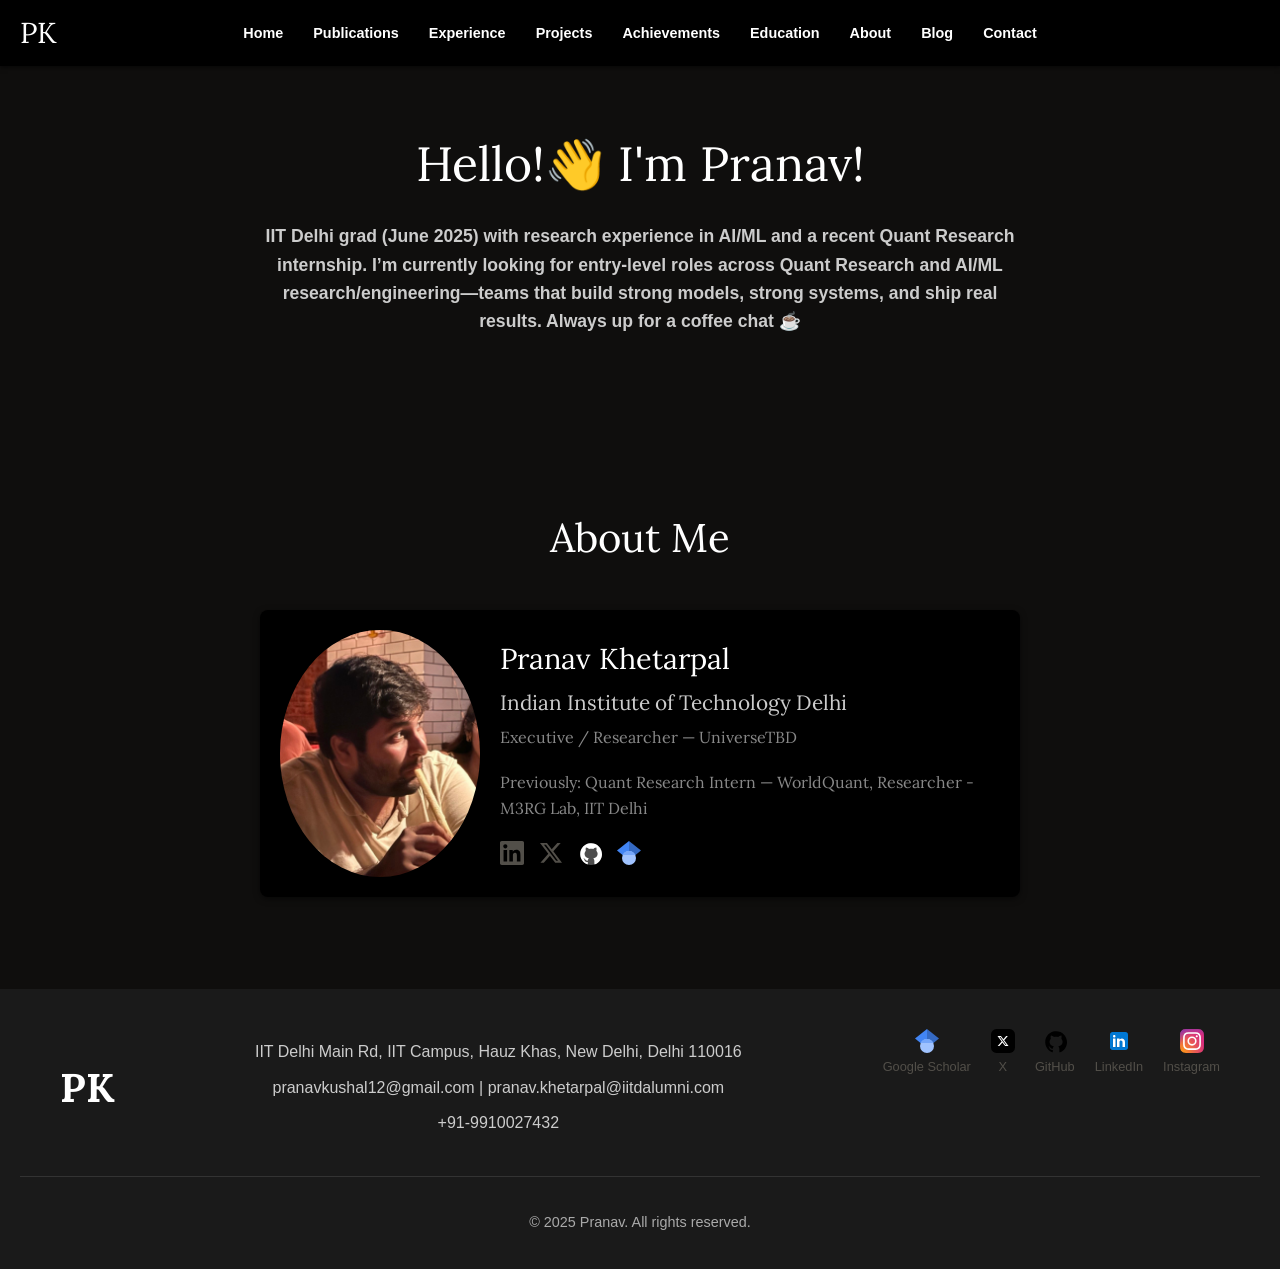
<file: index.html>
<!DOCTYPE html>
<html lang="en">
<head>
  <meta charset="UTF-8" />
  <meta name="viewport" content="width=device-width, initial-scale=1.0"/>
  <title>Pranav - Home</title>

  <!-- GitHub Pages path handling -->
  <script>
    // Function to get the correct base path for GitHub Pages
    function getBasePath() {
      const isGitHubPages = window.location.hostname.includes('github.io');
      return isGitHubPages ? '/my-webpage' : '';
    }
    
    // Create a variable we can use in our CSS link
    window.basePath = getBasePath();
    document.write('<link rel="stylesheet" href="' + window.basePath + '/css/styles.css" />');
  </script>

  <!-- Load Lora (for main body & headings) from Google Fonts -->
  <link
    href="https://fonts.googleapis.com/css2?family=Lora:wght@400;700&display=swap"
    rel="stylesheet"
  />

  <!-- Load Aileron from cdnfonts.com (for nav links & subhead) -->
  <link
    rel="stylesheet"
    href="https://fonts.cdnfonts.com/css/aileron"
  />
</head>
<body>
  
  <!-- Include Header -->
  <div data-include="header.html"></div>

  <!-- Hero Section -->
  <section id="hero">
    <h1>Hello!👋 I'm Pranav!</h1>
    <p>IIT Delhi grad (June 2025) with research experience in AI/ML and a recent Quant Research internship. I’m currently looking for entry-level roles across Quant Research and AI/ML research/engineering—teams that build strong models, strong systems, and ship real results. Always up for a coffee chat ☕</p>
  </section>

  <!-- About Section Content -->
  <section id="about">
    <h2><a href="about.html" target="_self" style="text-decoration: none; color: inherit;">About Me</a></h2>

    <!-- Card container: image on the left, details on the right -->
    <div class="profile-card">
      <div class="profile-img">
        <img src="images/self.jpg" alt="Your Name" class="about-photo" />
      </div>

      <div class="profile-details">
        <h3 class="profile-name">Pranav Khetarpal</h3>
        <!-- <h4 class="profile-title"><a href="https://web.iitd.ac.in/~krishnan/">Undergrad Researcher, M3RG Lab, IIT Delhi; & Fellow</a>, <a href="https://universetbd.org/">UniverseTBD</a></h4> -->
        <h4 class="profile-title">Indian Institute of Technology Delhi</h4>
        <p class="profile-past-l2">Executive / Researcher — UniverseTBD</p>
        <p class="profile-past-l2">Previously: Quant Research Intern — WorldQuant, Researcher - M3RG Lab, IIT Delhi</p>
                <!-- <p class="profile-past">Junior Researcher, M3RG Lab, IIT Delhi;</p> -->
        <!-- <p class="profile-past-l2">& Fellow UniverseTBD</p> -->
        <!-- <p class="profile-past-l2">Quant-Finance Enthusiast</p> -->

        <!-- Social icons row -->
        <div class="profile-social">

          <!-- Inline SVG for LinkedIn (Harvey-like) -->
          <a
            href="https://www.linkedin.com/in/pranavkhetarpal/"
            target="_blank"
            rel="noopener noreferrer"
            aria-label="LinkedIn"
            class="social-link group"
          >
            <svg
              width="19"
              height="19"
              viewBox="0 0 19 19"
              fill="none"
              xmlns="http://www.w3.org/2000/svg"
            >
              <g clip-path="url(#clip0_470_174)">
                <!-- Example truncated path from your screenshot -->
                <path
                  d="M17.5936 0H1.40273C0.627148 0 0 0.612305 0 1.36934V17.627C0 18.384 0.627148 19 1.40273 19H17.5936C18.3691 19 19 18.384 19 17.6307V1.36934C19 0.612305 18.3691 0 17.5936 0ZM5.63691 16.1908H2.8166V7.12129H5.63691V16.1908ZM4.22676 5.88555C3.32129 5.88555 2.59023 5.15449 2.59023 4.25273C2.59023 3.35098 3.32129 2.61992 4.22676 2.61992C5.12852 2.61992 5.85957 3.35098 5.85957 4.25273C5.85957 5.15078 5.12852 5.88555 4.22676 5.88555ZM16.1908 16.1908H13.3742V11.7822C13.3742 10.732 13.3557 9.37754 11.9084 9.37754C10.4426 9.37754 10.2199 10.5242 10.2199 11.708V16.1908H7.40703V7.12129H10.1086V8.36074H10.1457C10.5205 7.64824 11.4408 6.89492 12.8102 6.89492C15.6639 6.89492 16.1908 8.77266 16.1908 11.2145V16.1908Z"
                  fill="#524F49"
                />
              </g>
              <defs>
                <clipPath id="clip0_470_174">
                  <rect width="19" height="19" fill="white"></rect>
                </clipPath>
              </defs>
            </svg>
          </a>

          <!-- X (Twitter) icon as an <img> (or inline SVG if you prefer) -->
          <a href="https://x.com/pktrpl"
          target="_blank"
          rel="noopener noreferrer"
          aria-label="X"
          class="social-link group"
          >
            <svg
            width="19"
            height="19"
            viewBox="0 0 19 19"
            fill="none"
            xmlns="http://www.w3.org/2000/svg"
            >
                <g clip-path="url(#clip0_470_174)">
                    <!-- Example truncated path from your screenshot -->
                    <path
                    d="M14.5057 1.50781H17.1764L11.3418 8.17641L18.2057 17.2509H12.8313L8.62184 11.7473L3.80527 17.2509H1.13299L7.3737 10.1181L0.789062 1.50781H6.29994L10.1049 6.53833L14.5057 1.50781ZM13.5684 15.6523H15.0482L5.49583 3.02238H3.9078L13.5684 15.6523Z"
                    fill="#524F49"
                    />
                </g>
              <defs>
                <clipPath id="clip0_470_174">
                  <rect width="19" height="19" fill="white"></rect>
                </clipPath>
              </defs>
            </svg>
            </a>
            
            <!-- Github -->
            <a href="https://github.com/pranavktrpl" target="_blank" aria-label="GitHub" class="social-link">
              <svg xmlns="http://www.w3.org/2000/svg" x="0px" y="0px" width="100" height="100" viewBox="0 0 22 22">
                <path d="M12 2A10 10 0 1 0 12 22A10 10 0 1 0 12 2Z" opacity=".3" fill="#FFFFFF"></path>
                <path d="M10.9,2.1c-4.6,0.5-8.3,4.2-8.8,8.7c-0.5,4.7,2.2,8.9,6.3,10.5C8.7,21.4,9,21.2,9,20.8v-1.6c0,0-0.4,0.1-0.9,0.1 c-1.4,0-2-1.2-2.1-1.9c-0.1-0.4-0.3-0.7-0.6-1C5.1,16.3,5,16.3,5,16.2C5,16,5.3,16,5.4,16c0.6,0,1.1,0.7,1.3,1c0.5,0.8,1.1,1,1.4,1 c0.4,0,0.7-0.1,0.9-0.2c0.1-0.7,0.4-1.4,1-1.8c-2.3-0.5-4-1.8-4-4c0-1.1,0.5-2.2,1.2-3C7.1,8.8,7,8.3,7,7.6C7,7.2,7,6.6,7.3,6 c0,0,1.4,0,2.8,1.3C10.6,7.1,11.3,7,12,7s1.4,0.1,2,0.3C15.3,6,16.8,6,16.8,6C17,6.6,17,7.2,17,7.6c0,0.8-0.1,1.2-0.2,1.4 c0.7,0.8,1.2,1.8,1.2,3c0,2.2-1.7,3.5-4,4c0.6,0.5,1,1.4,1,2.3v2.6c0,0.3,0.3,0.6,0.7,0.5c3.7-1.5,6.3-5.1,6.3-9.3 C22,6.1,16.9,1.4,10.9,2.1z" fill="#FFFFFF"></path>
              </svg>
            </a>
            
            <!-- Google Scholar -->
            <a href="https://scholar.google.com/citations?user=LS2FtbsAAAAJ&hl=en" target="_blank" aria-label="Google Scholar" class="social-link">
              <svg xmlns="http://www.w3.org/2000/svg" viewBox="0 0 512 512">
                <path fill="#4285f4" d="M256 411.12L0 202.667 256 0z"/><path fill="#356ac3" d="M256 411.12l256-208.453L256 0z"/><circle fill="#a0c3ff" cx="256" cy="362.667" r="149.333"/><path fill="#76a7fa" d="M121.037 298.667c23.968-50.453 75.392-85.334 134.963-85.334s110.995 34.881 134.963 85.334H121.037z"/>
              </svg>
            </a>
            
        </div>
      </div>
    </div>

  </section>

  <!-- Include Footer -->
  <div data-include="footer.html"></div>

  <!-- Include Header and Footer JavaScript -->
  <script src="js/header.js"></script>
</body>
</html>
</file>
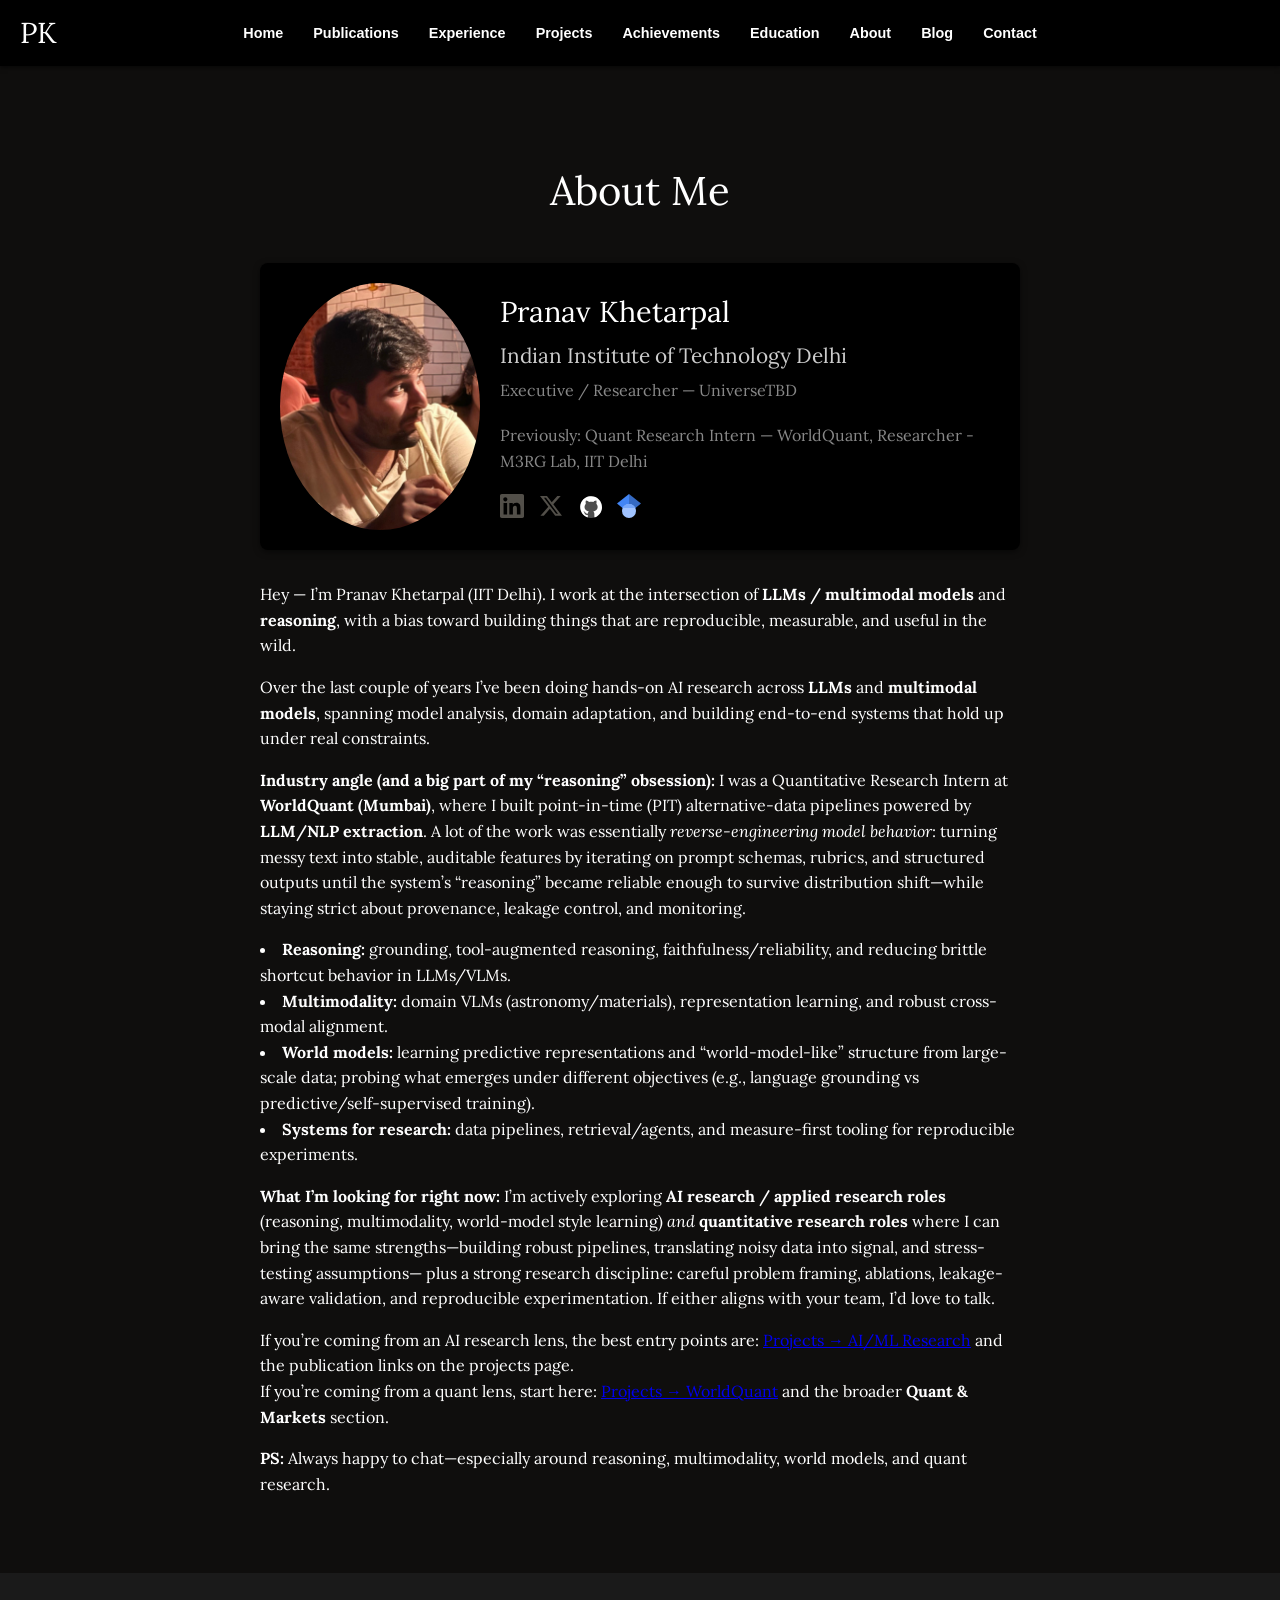
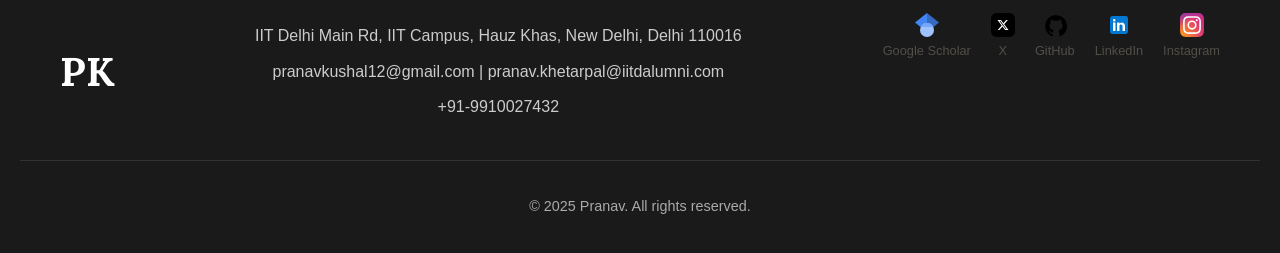
<file: about.html>
<!DOCTYPE html>
<html lang="en">
<head>
  <meta charset="UTF-8" />
  <meta name="viewport" content="width=device-width, initial-scale=1.0"/>
  <title>Pranav - About</title>

  <!-- GitHub Pages path handling -->
  <script>
    // Function to get the correct base path for GitHub Pages
    function getBasePath() {
      const isGitHubPages = window.location.hostname.includes('github.io');
      return isGitHubPages ? '/my-webpage' : '';
    }
    
    // Create a variable we can use in our CSS link
    window.basePath = getBasePath();
    document.write('<link rel="stylesheet" href="' + window.basePath + '/css/styles.css" />');
  </script>

  <!-- Load Lora (for main body & headings) from Google Fonts -->
  <link
    href="https://fonts.googleapis.com/css2?family=Lora:wght@400;700&display=swap"
    rel="stylesheet"
  />

  <!-- Load Aileron from cdnfonts.com (for nav links & subhead) -->
  <link
    rel="stylesheet"
    href="https://fonts.cdnfonts.com/css/aileron"
  />
</head>
<body>
  
  <!-- Include Header -->
  <div data-include="header.html"></div>
  
  <!-- About Section Content -->
  <section id="about">
    <h2>About Me</h2>

    <!-- Card container: image on the left, details on the right -->
    <div class="profile-card">
      <div class="profile-img">
        <img src="images/self.jpg" alt="Your Name" class="about-photo" />
      </div>

      <div class="profile-details">
        <h3 class="profile-name">Pranav Khetarpal</h3>
        <!-- <h4 class="profile-title"><a href="https://web.iitd.ac.in/~krishnan/">Undergrad Researcher, M3RG Lab, IIT Delhi; & Fellow</a>, <a href="https://universetbd.org/">UniverseTBD</a></h4> -->
        <h4 class="profile-title">Indian Institute of Technology Delhi</h4>
        <p class="profile-past-l2">Executive / Researcher — UniverseTBD</p>
        <p class="profile-past-l2">Previously: Quant Research Intern — WorldQuant, Researcher - M3RG Lab, IIT Delhi</p>
                <!-- <p class="profile-past">Junior Researcher, M3RG Lab, IIT Delhi;</p> -->
        <!-- <p class="profile-past-l2">& Fellow UniverseTBD</p> -->
        <!-- <p class="profile-past-l2">Quant-Finance Enthusiast</p> -->


        <!-- Social icons row -->
        <div class="profile-social">

          <!-- Inline SVG for LinkedIn (Harvey-like) -->
          <a
            href="https://www.linkedin.com/in/pranavkhetarpal/"
            target="_blank"
            rel="noopener noreferrer"
            aria-label="LinkedIn"
            class="social-link group"
          >
            <svg
              width="19"
              height="19"
              viewBox="0 0 19 19"
              fill="none"
              xmlns="http://www.w3.org/2000/svg"
            >
              <g clip-path="url(#clip0_470_174)">
                <!-- Example truncated path from your screenshot -->
                <path
                  d="M17.5936 0H1.40273C0.627148 0 0 0.612305 0 1.36934V17.627C0 18.384 0.627148 19 1.40273 19H17.5936C18.3691 19 19 18.384 19 17.6307V1.36934C19 0.612305 18.3691 0 17.5936 0ZM5.63691 16.1908H2.8166V7.12129H5.63691V16.1908ZM4.22676 5.88555C3.32129 5.88555 2.59023 5.15449 2.59023 4.25273C2.59023 3.35098 3.32129 2.61992 4.22676 2.61992C5.12852 2.61992 5.85957 3.35098 5.85957 4.25273C5.85957 5.15078 5.12852 5.88555 4.22676 5.88555ZM16.1908 16.1908H13.3742V11.7822C13.3742 10.732 13.3557 9.37754 11.9084 9.37754C10.4426 9.37754 10.2199 10.5242 10.2199 11.708V16.1908H7.40703V7.12129H10.1086V8.36074H10.1457C10.5205 7.64824 11.4408 6.89492 12.8102 6.89492C15.6639 6.89492 16.1908 8.77266 16.1908 11.2145V16.1908Z"
                  fill="#524F49"
                />
              </g>
              <defs>
                <clipPath id="clip0_470_174">
                  <rect width="19" height="19" fill="white"></rect>
                </clipPath>
              </defs>
            </svg>
          </a>

          <!-- X (Twitter) icon as an <img> (or inline SVG if you prefer) -->
          <a href="https://x.com/pktrpl"
          target="_blank"
          rel="noopener noreferrer"
          aria-label="X"
          class="social-link group"
          >
            <svg
            width="19"
            height="19"
            viewBox="0 0 19 19"
            fill="none"
            xmlns="http://www.w3.org/2000/svg"
            >
                <g clip-path="url(#clip0_470_174)">
                    <!-- Example truncated path from your screenshot -->
                    <path
                    d="M14.5057 1.50781H17.1764L11.3418 8.17641L18.2057 17.2509H12.8313L8.62184 11.7473L3.80527 17.2509H1.13299L7.3737 10.1181L0.789062 1.50781H6.29994L10.1049 6.53833L14.5057 1.50781ZM13.5684 15.6523H15.0482L5.49583 3.02238H3.9078L13.5684 15.6523Z"
                    fill="#524F49"
                    />
                </g>
              <defs>
                <clipPath id="clip0_470_174">
                  <rect width="19" height="19" fill="white"></rect>
                </clipPath>
              </defs>
            </svg>
            </a>
            <!-- Github -->
            <a href="https://github.com/pranavktrpl" target="_blank" aria-label="GitHub" class="social-link">
              <svg xmlns="http://www.w3.org/2000/svg" x="0px" y="0px" width="100" height="100" viewBox="0 0 22 22">
                <path d="M12 2A10 10 0 1 0 12 22A10 10 0 1 0 12 2Z" opacity=".3" fill="#FFFFFF"></path>
                <path d="M10.9,2.1c-4.6,0.5-8.3,4.2-8.8,8.7c-0.5,4.7,2.2,8.9,6.3,10.5C8.7,21.4,9,21.2,9,20.8v-1.6c0,0-0.4,0.1-0.9,0.1 c-1.4,0-2-1.2-2.1-1.9c-0.1-0.4-0.3-0.7-0.6-1C5.1,16.3,5,16.3,5,16.2C5,16,5.3,16,5.4,16c0.6,0,1.1,0.7,1.3,1c0.5,0.8,1.1,1,1.4,1 c0.4,0,0.7-0.1,0.9-0.2c0.1-0.7,0.4-1.4,1-1.8c-2.3-0.5-4-1.8-4-4c0-1.1,0.5-2.2,1.2-3C7.1,8.8,7,8.3,7,7.6C7,7.2,7,6.6,7.3,6 c0,0,1.4,0,2.8,1.3C10.6,7.1,11.3,7,12,7s1.4,0.1,2,0.3C15.3,6,16.8,6,16.8,6C17,6.6,17,7.2,17,7.6c0,0.8-0.1,1.2-0.2,1.4 c0.7,0.8,1.2,1.8,1.2,3c0,2.2-1.7,3.5-4,4c0.6,0.5,1,1.4,1,2.3v2.6c0,0.3,0.3,0.6,0.7,0.5c3.7-1.5,6.3-5.1,6.3-9.3 C22,6.1,16.9,1.4,10.9,2.1z" fill="#FFFFFF"></path>
              </svg>
            </a>
            <!-- Google Scholar -->
            <a href="https://scholar.google.com/citations?user=LS2FtbsAAAAJ&hl=en" target="_blank" aria-label="Google Scholar" class="social-link">
              <svg xmlns="http://www.w3.org/2000/svg" viewBox="0 0 512 512">
                <path fill="#4285f4" d="M256 411.12L0 202.667 256 0z"/><path fill="#356ac3" d="M256 411.12l256-208.453L256 0z"/><circle fill="#a0c3ff" cx="256" cy="362.667" r="149.333"/><path fill="#76a7fa" d="M121.037 298.667c23.968-50.453 75.392-85.334 134.963-85.334s110.995 34.881 134.963 85.334H121.037z"/>
              </svg>
            </a>
            
        </div>
      </div>
    </div>

<!-- Additional paragraph or details below the card -->
<p>
  Hey — I’m Pranav Khetarpal (IIT Delhi). I work at the intersection of <strong>LLMs / multimodal models</strong> and
  <strong>reasoning</strong>, with a bias toward building things that are reproducible, measurable, and useful in the wild.
</p>

<p>
  Over the last couple of years I’ve been doing hands-on AI research across <strong>LLMs</strong> and <strong>multimodal models</strong>,
  spanning model analysis, domain adaptation, and building end-to-end systems that hold up under real constraints.
</p>

<p>
  <strong>Industry angle (and a big part of my “reasoning” obsession):</strong> I was a Quantitative Research Intern at
  <strong>WorldQuant (Mumbai)</strong>, where I built point-in-time (PIT) alternative-data pipelines powered by
  <strong>LLM/NLP extraction</strong>. A lot of the work was essentially <em>reverse-engineering model behavior</em>:
  turning messy text into stable, auditable features by iterating on prompt schemas, rubrics, and structured outputs until the system’s
  “reasoning” became reliable enough to survive distribution shift—while staying strict about provenance, leakage control, and monitoring.
</p>

    <li><strong>Reasoning:</strong> grounding, tool-augmented reasoning, faithfulness/reliability, and reducing brittle shortcut behavior in LLMs/VLMs.</li>
    <li><strong>Multimodality:</strong> domain VLMs (astronomy/materials), representation learning, and robust cross-modal alignment.</li>
    <li><strong>World models:</strong> learning predictive representations and “world-model-like” structure from large-scale data; probing what emerges under different objectives (e.g., language grounding vs predictive/self-supervised training).</li>
    <li><strong>Systems for research:</strong> data pipelines, retrieval/agents, and measure-first tooling for reproducible experiments.</li>

<p>
  <strong>What I’m looking for right now:</strong> I’m actively exploring <strong>AI research / applied research roles</strong>
  (reasoning, multimodality, world-model style learning) <em>and</em> <strong>quantitative research roles</strong>
  where I can bring the same strengths—building robust pipelines, translating noisy data into signal, and stress-testing assumptions—
  plus a strong research discipline: careful problem framing, ablations, leakage-aware validation, and reproducible experimentation.
  If either aligns with your team, I’d love to talk.
</p>

<p>
  If you’re coming from an AI research lens, the best entry points are:
  <a href="projects.html#ai-ml" target="_self">Projects → AI/ML Research</a>
  and the publication links on the projects page.
  <br/>
  If you’re coming from a quant lens, start here:
  <a href="projects.html#worldquant" target="_self">Projects → WorldQuant</a>
  and the broader <strong>Quant &amp; Markets</strong> section.
</p>

<p><strong>PS:</strong> Always happy to chat—especially around reasoning, multimodality, world models, and quant research.</p>
  </section>

  <!-- Include Footer -->
  <div data-include="footer.html"></div>

  <!-- Include Header and Footer JavaScript -->
  <script src="js/header.js"></script>
</body>
</html>
</file>
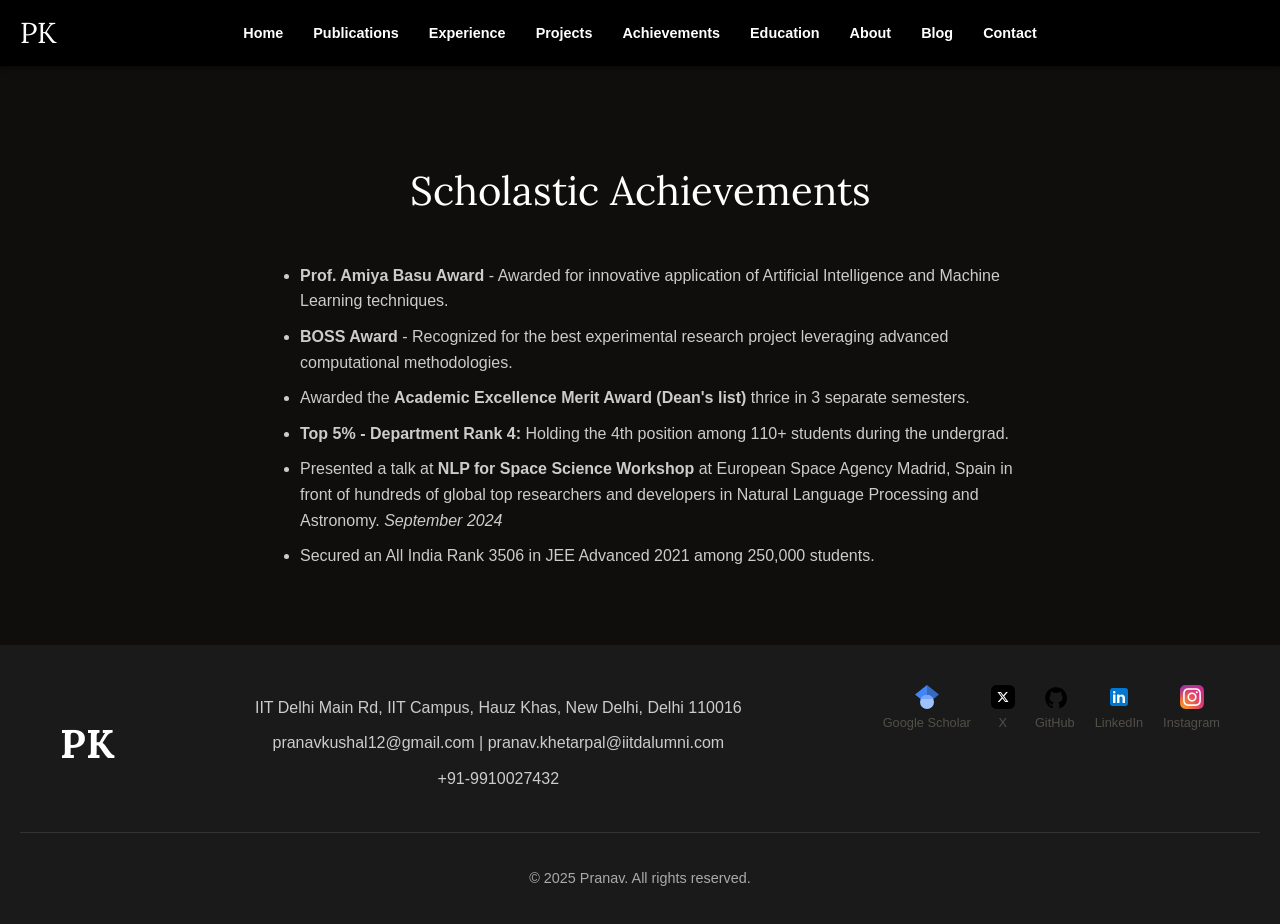
<file: achievements.html>
<!DOCTYPE html>
<html lang="en">
<head>
  <meta charset="UTF-8" />
  <meta name="viewport" content="width=device-width, initial-scale=1.0"/>
  <title>Pranav - Achievements</title>

  <!-- GitHub Pages path handling -->
  <script>
    // Function to get the correct base path for GitHub Pages
    function getBasePath() {
      const isGitHubPages = window.location.hostname.includes('github.io');
      return isGitHubPages ? '/my-webpage' : '';
    }
    
    // Create a variable we can use in our CSS link
    window.basePath = getBasePath();
    document.write('<link rel="stylesheet" href="' + window.basePath + '/css/styles.css" />');
  </script>

  <!-- Load Lora (for main body & headings) from Google Fonts -->
  <link
    href="https://fonts.googleapis.com/css2?family=Lora:wght@400;700&display=swap"
    rel="stylesheet"
  />

  <!-- Load Aileron from cdnfonts.com (for nav links & subhead) -->
  <link
    rel="stylesheet"
    href="https://fonts.cdnfonts.com/css/aileron"
  />
</head>
<body>
  
  <!-- Include Header -->
  <div data-include="header.html"></div>
  
  <!-- Scholastic Achievements Section Content -->
  <section id="achievements">
    <h2>Scholastic Achievements</h2>
    <ul class="achievements-list">
        <li> <strong>Prof. Amiya Basu Award </strong> - Awarded for innovative application of Artificial Intelligence and Machine Learning techniques.</li>
        <li> <strong>BOSS Award</strong> - Recognized for the best experimental research project leveraging advanced computational methodologies.</li>
        <li>Awarded the <strong>Academic Excellence Merit Award (Dean's list)</strong> thrice in 3 separate semesters.</li>
        <li><strong>Top 5% - Department Rank 4:</strong> Holding the 4th position among 110+ students during the undergrad.</li>
        <li>Presented a talk at <strong>NLP for Space Science Workshop</strong> at European Space Agency Madrid, Spain in front of hundreds of global top researchers and developers in Natural Language Processing and Astronomy. <em>September 2024</em></li>
        <li>Secured an All India Rank 3506 in JEE Advanced 2021 among 250,000 students.</li>
        <!-- <li>Secured an All India Rank 16877 in JEE Mains 2021 among 1 million students.</li> -->
    </ul>
  </section>
  
  <!-- Include Footer -->
  <div data-include="footer.html"></div>

  <!-- Include Header and Footer JavaScript -->
  <script src="js/header.js"></script>
</body>
</html>
</file>
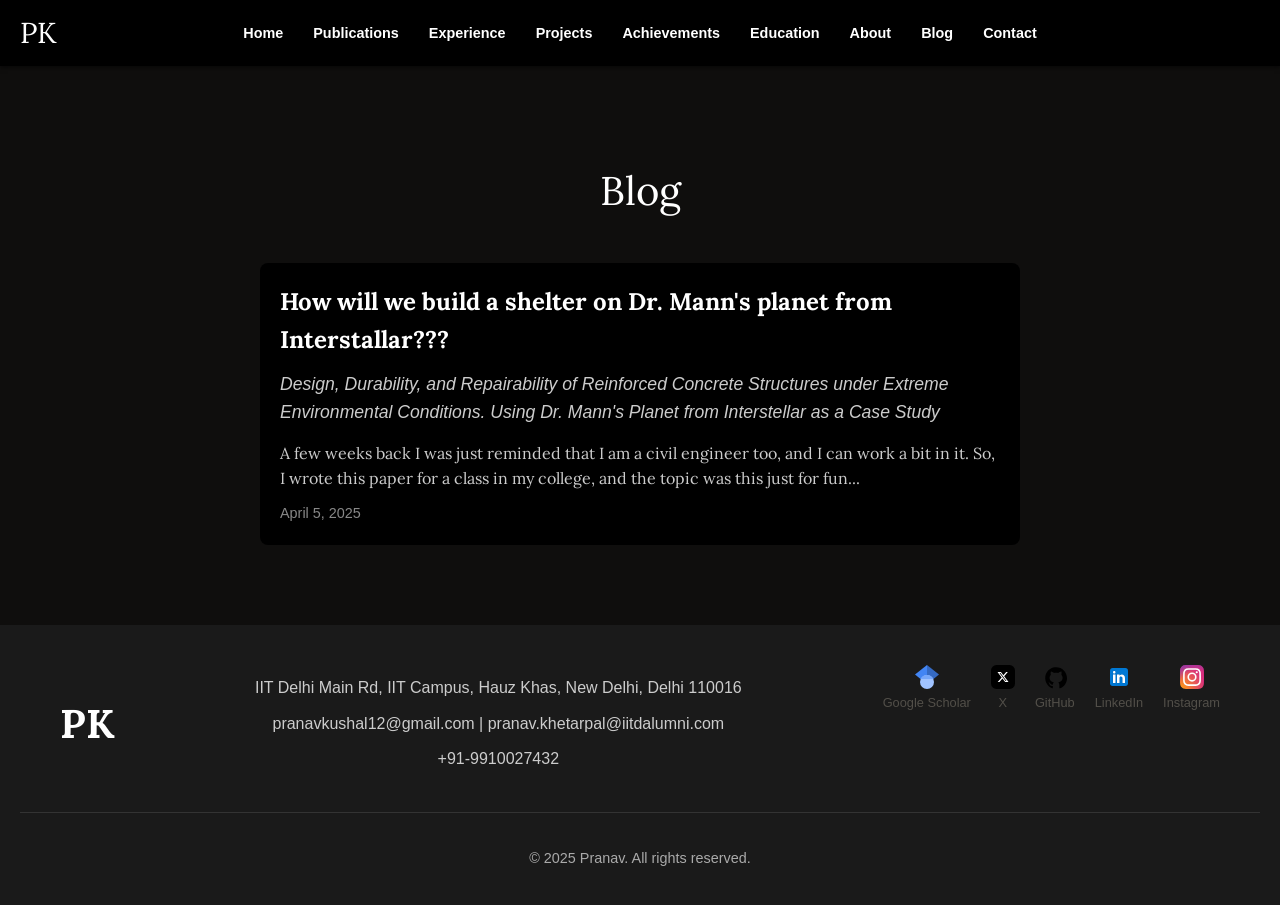
<file: blog.html>
<!DOCTYPE html>
<html lang="en">
<head>
  <meta charset="UTF-8" />
  <meta name="viewport" content="width=device-width, initial-scale=1.0"/>
  <title>Pranav - Blog</title>

  <!-- GitHub Pages path handling -->
  <script>
    // Function to get the correct base path for GitHub Pages
    function getBasePath() {
      const isGitHubPages = window.location.hostname.includes('github.io');
      return isGitHubPages ? '/my-webpage' : '';
    }
    
    // Create a variable we can use in our CSS link
    window.basePath = getBasePath();
    document.write('<link rel="stylesheet" href="' + window.basePath + '/css/styles.css" />');
  </script>

  <!-- Load Lora (for main body & headings) from Google Fonts -->
  <link
    href="https://fonts.googleapis.com/css2?family=Lora:wght@400;700&display=swap"
    rel="stylesheet"
  />

  <!-- Load Aileron from cdnfonts.com (for nav links & subhead) -->
  <link
    rel="stylesheet"
    href="https://fonts.cdnfonts.com/css/aileron"
  />
</head>
<body>
  
  <!-- Include Header -->
  <div data-include="header.html"></div>
  
  <!-- Blog Section -->
  <section id="blog">
    <h2>Blog</h2>
    
    <!-- Blog Entry 1 -->
    <div class="blog-entry">
      <a href="interstellar-blog.html" class="blog-link">
        <h3>How will we build a shelter on Dr. Mann's planet from Interstallar???</h3>
        <p class="blog-subtitle">
          <em>Design, Durability, and Repairability of Reinforced Concrete Structures under Extreme Environmental Conditions. Using Dr. Mann's Planet from Interstellar as a Case Study</em>
        </p>
        <p class="blog-excerpt">A few weeks back I was just reminded that I am a civil engineer too, and I can work a bit in it. So, I wrote this paper for a class in my college, and the topic was this just for fun...</p>
        <p class="blog-date">April 5, 2025</p>
      </a>
    </div>
    
    <!-- Blog Entry 2 -->
    <!-- <div class="blog-entry">
      <a href="blog-posts/material-science.html" class="blog-link">
        <h3>Machine Learning in Material Science</h3>
        <p class="blog-subtitle">
          <em>Bridging the gap between AI and material discovery</em>
        </p>
        <p class="blog-excerpt">An exploration of how machine learning algorithms are being used to predict material properties and accelerate the discovery of new materials...</p>
        <p class="blog-date">February 28, 2024</p>
      </a>
    </div> -->
    
    <!-- Blog Entry 3 -->
    <!-- <div class="blog-entry">
      <a href="blog-posts/astronomy-ai.html" class="blog-link">
        <h3>AI in Astronomy</h3>
        <p class="blog-subtitle">
          <em>How artificial intelligence is helping us understand the universe</em>
        </p>
        <p class="blog-excerpt">A look at how AI is being used to analyze astronomical data, from galaxy classification to exoplanet detection...</p>
        <p class="blog-date">February 10, 2024</p>
      </a>
    </div> -->
    
  </section>
  
  <!-- Include Footer -->
  <div data-include="footer.html"></div>

  <!-- Include Header and Footer JavaScript -->
  <script src="js/header.js"></script>
</body>
</html>
</file>
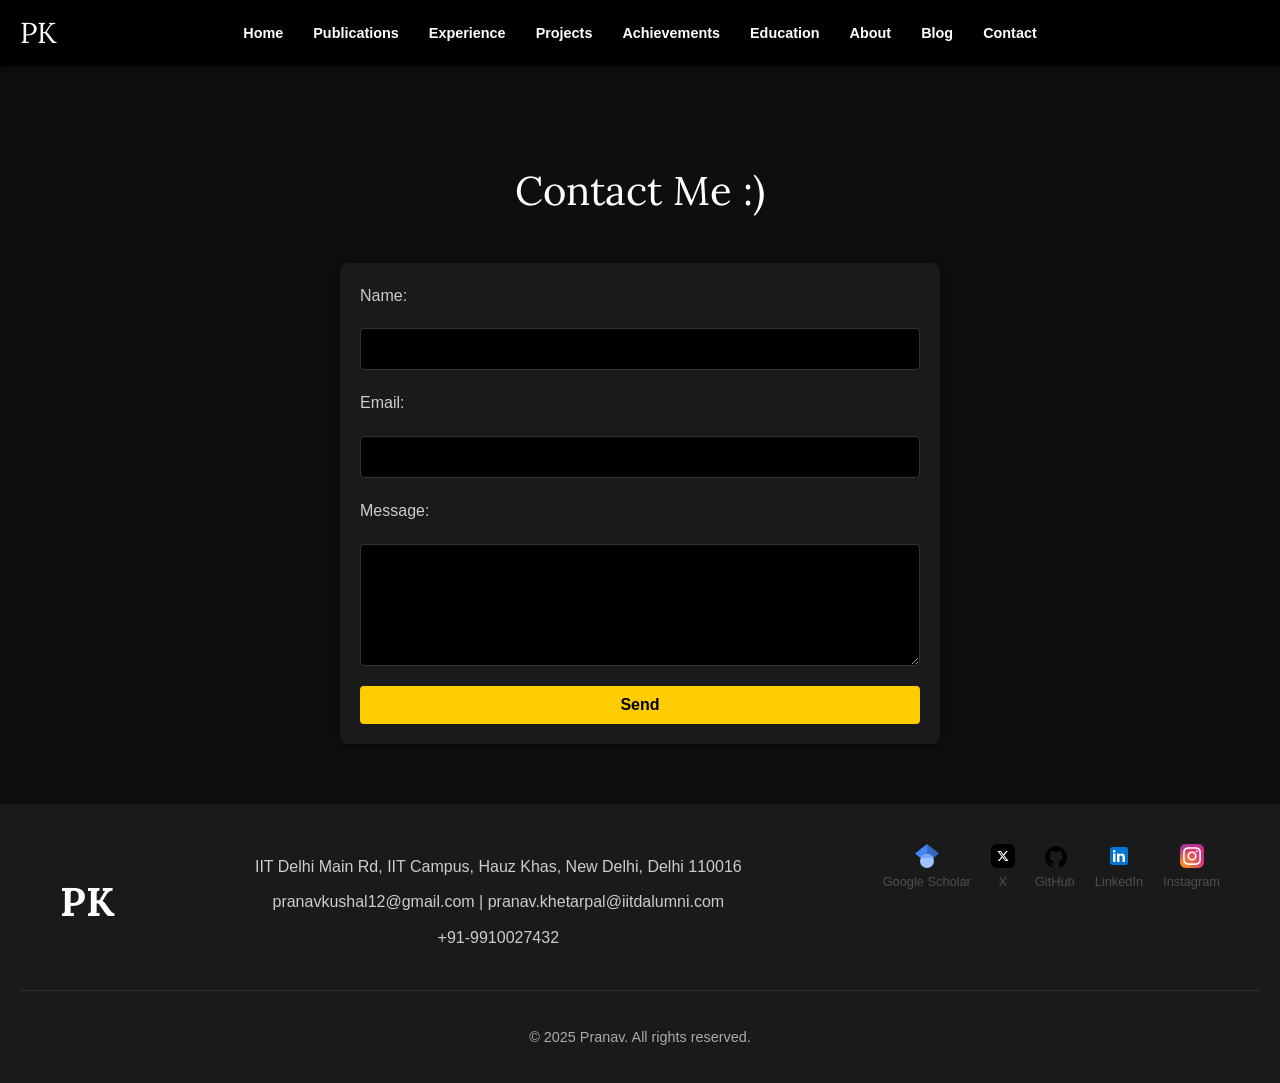
<file: contact.html>
<!DOCTYPE html>
<html lang="en">
<head>
  <meta charset="UTF-8" />
  <meta name="viewport" content="width=device-width, initial-scale=1.0"/>
  <title>Pranav - Contact</title>

  <!-- GitHub Pages path handling -->
  <script>
    // Function to get the correct base path for GitHub Pages
    function getBasePath() {
      const isGitHubPages = window.location.hostname.includes('github.io');
      return isGitHubPages ? '/my-webpage' : '';
    }
    
    // Create a variable we can use in our CSS link
    window.basePath = getBasePath();
    document.write('<link rel="stylesheet" href="' + window.basePath + '/css/styles.css" />');
  </script>

  <!-- Load Lora (for main body & headings) from Google Fonts -->
  <link
    href="https://fonts.googleapis.com/css2?family=Lora:wght@400;700&display=swap"
    rel="stylesheet"
  />

  <!-- Load Aileron from cdnfonts.com (for nav links & subhead) -->
  <link
    rel="stylesheet"
    href="https://fonts.cdnfonts.com/css/aileron"
  />
</head>
<body>
  
  <!-- Include Header -->
  <div data-include="header.html"></div>
  
<!-- Contact Section Content -->
<section id="contact">
    <h2>Contact Me :)</h2>
    <form action="https://formspree.io/f/mrbbrgoj" method="POST" class="contact-form">
      <label for="name">Name:</label>
      <input type="text" id="name" name="name" required />
  
      <label for="email">Email:</label>
      <input type="email" id="email" name="_replyto" required />
  
      <label for="message">Message:</label>
      <textarea id="message" name="message" rows="5" required></textarea>
  
      <button type="submit">Send</button>
    </form>
    <div id="confirmation-message" style="display:none; margin-top:20px; color:#ffcc00; font-family:'Aileron', sans-serif;">
      Thank you for your message! I will get back to you soon.
  </div>
  
  </section>
    
  <!-- Include Footer -->
  <div data-include="footer.html"></div>

  <!-- Script to return the Thank You message on submission -->
  <script src="js/contact.js"></script>

  <!-- Include Header and Footer JavaScript -->
  <script src="js/header.js"></script>
</body>
</html>
</file>
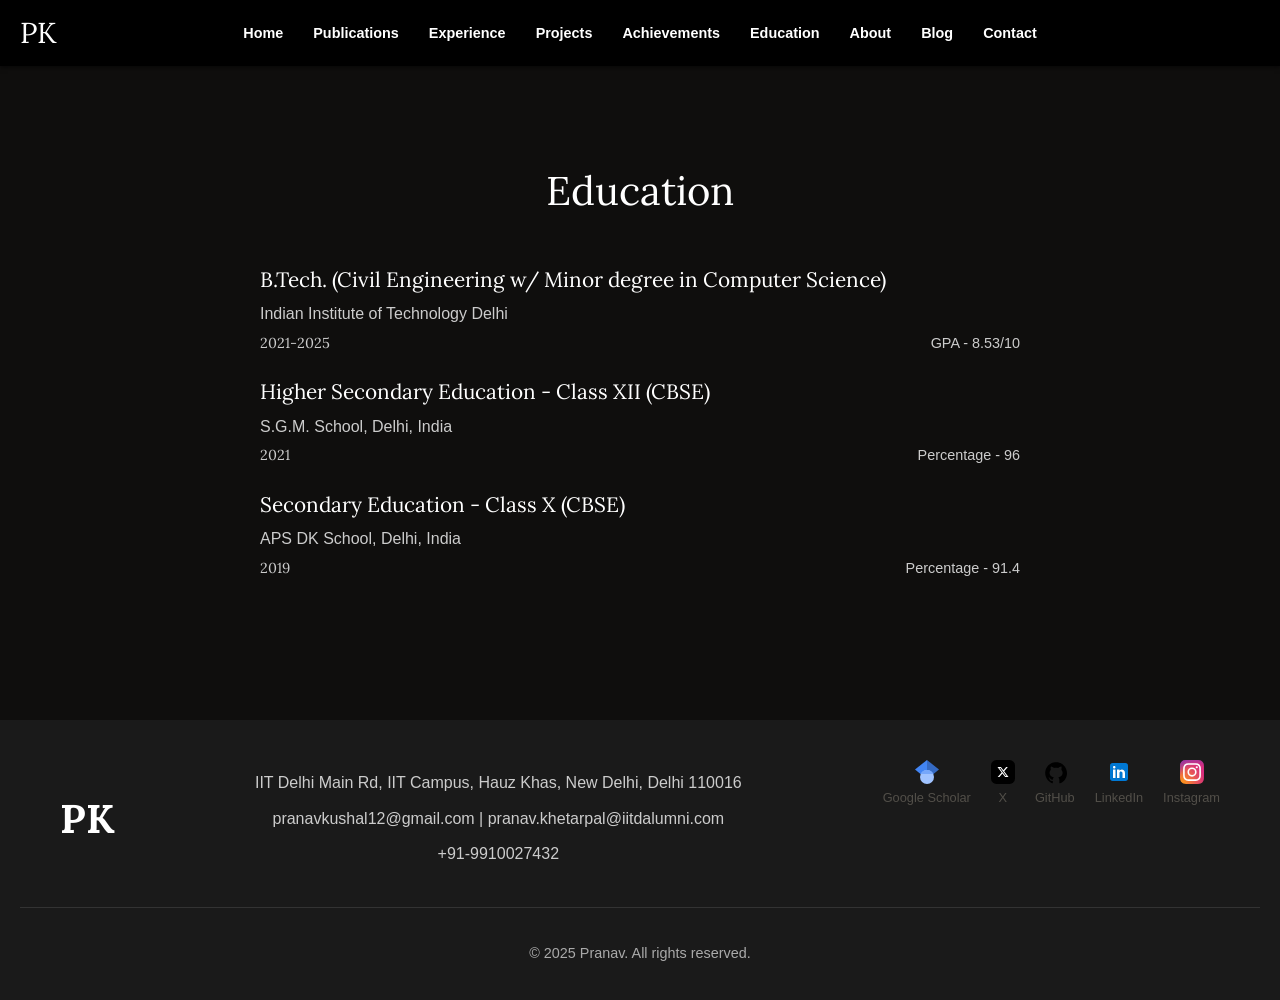
<file: education.html>
<!DOCTYPE html>
<html lang="en">
<head>
  <meta charset="UTF-8" />
  <meta name="viewport" content="width=device-width, initial-scale=1.0"/>
  <title>Pranav - Education</title>

  <!-- GitHub Pages path handling -->
  <script>
    // Function to get the correct base path for GitHub Pages
    function getBasePath() {
      const isGitHubPages = window.location.hostname.includes('github.io');
      return isGitHubPages ? '/my-webpage' : '';
    }
    
    // Create a variable we can use in our CSS link
    window.basePath = getBasePath();
    document.write('<link rel="stylesheet" href="' + window.basePath + '/css/styles.css" />');
  </script>

  <!-- Load Lora (for main body & headings) from Google Fonts -->
  <link
    href="https://fonts.googleapis.com/css2?family=Lora:wght@400;700&display=swap"
    rel="stylesheet"
  />

  <!-- Load Aileron from cdnfonts.com (for nav links & subhead) -->
  <link
    rel="stylesheet"
    href="https://fonts.cdnfonts.com/css/aileron"
  />
</head>
<body>
  
    <!-- Include Header -->
    <div data-include="header.html"></div>
    
    <section id="education">
        <h2>Education</h2>
        
        <div class="education-entry">
          <h3>B.Tech. (Civil Engineering w/ Minor degree in Computer Science)</h3>
          <p class="School">Indian Institute of Technology Delhi</p>
          <p class="meta">
            <span>2021-2025</span> 
            <span class="detail">GPA - 8.53/10</span>
          </p>
        </div>
      
        <!-- <div class="education-entry">
            <h3>Minor degree in Computer Science</h3>
            <p class="School">Indian Institute of Technology Delhi</p>
            <p class="meta">
              <span>2025</span> 
              <span class="detail">GPA - 8.08/10</span>
            </p>
        </div> -->
        
        <div class="education-entry">
            <h3>Higher Secondary Education - Class XII (CBSE)</h3>
            <p class="School">S.G.M. School, Delhi, India</p>
            <p class="meta">
              <span>2021</span> 
              <span class="detail">Percentage - 96</span>
            </p>
          </div>
        
          <div class="education-entry">
            <h3>Secondary Education - Class X (CBSE)</h3>
            <p class="School">APS DK School, Delhi, India</p>
            <p class="meta">
              <span>2019</span> 
              <span class="detail">Percentage - 91.4</span>
            </p>
          </div>
        
      </section>
      

    <!-- Include Footer -->
    <div data-include="footer.html"></div>

  <!-- Include Header and Footer JavaScript -->
  <script src="js/header.js"></script>
</body>
</html>
</file>
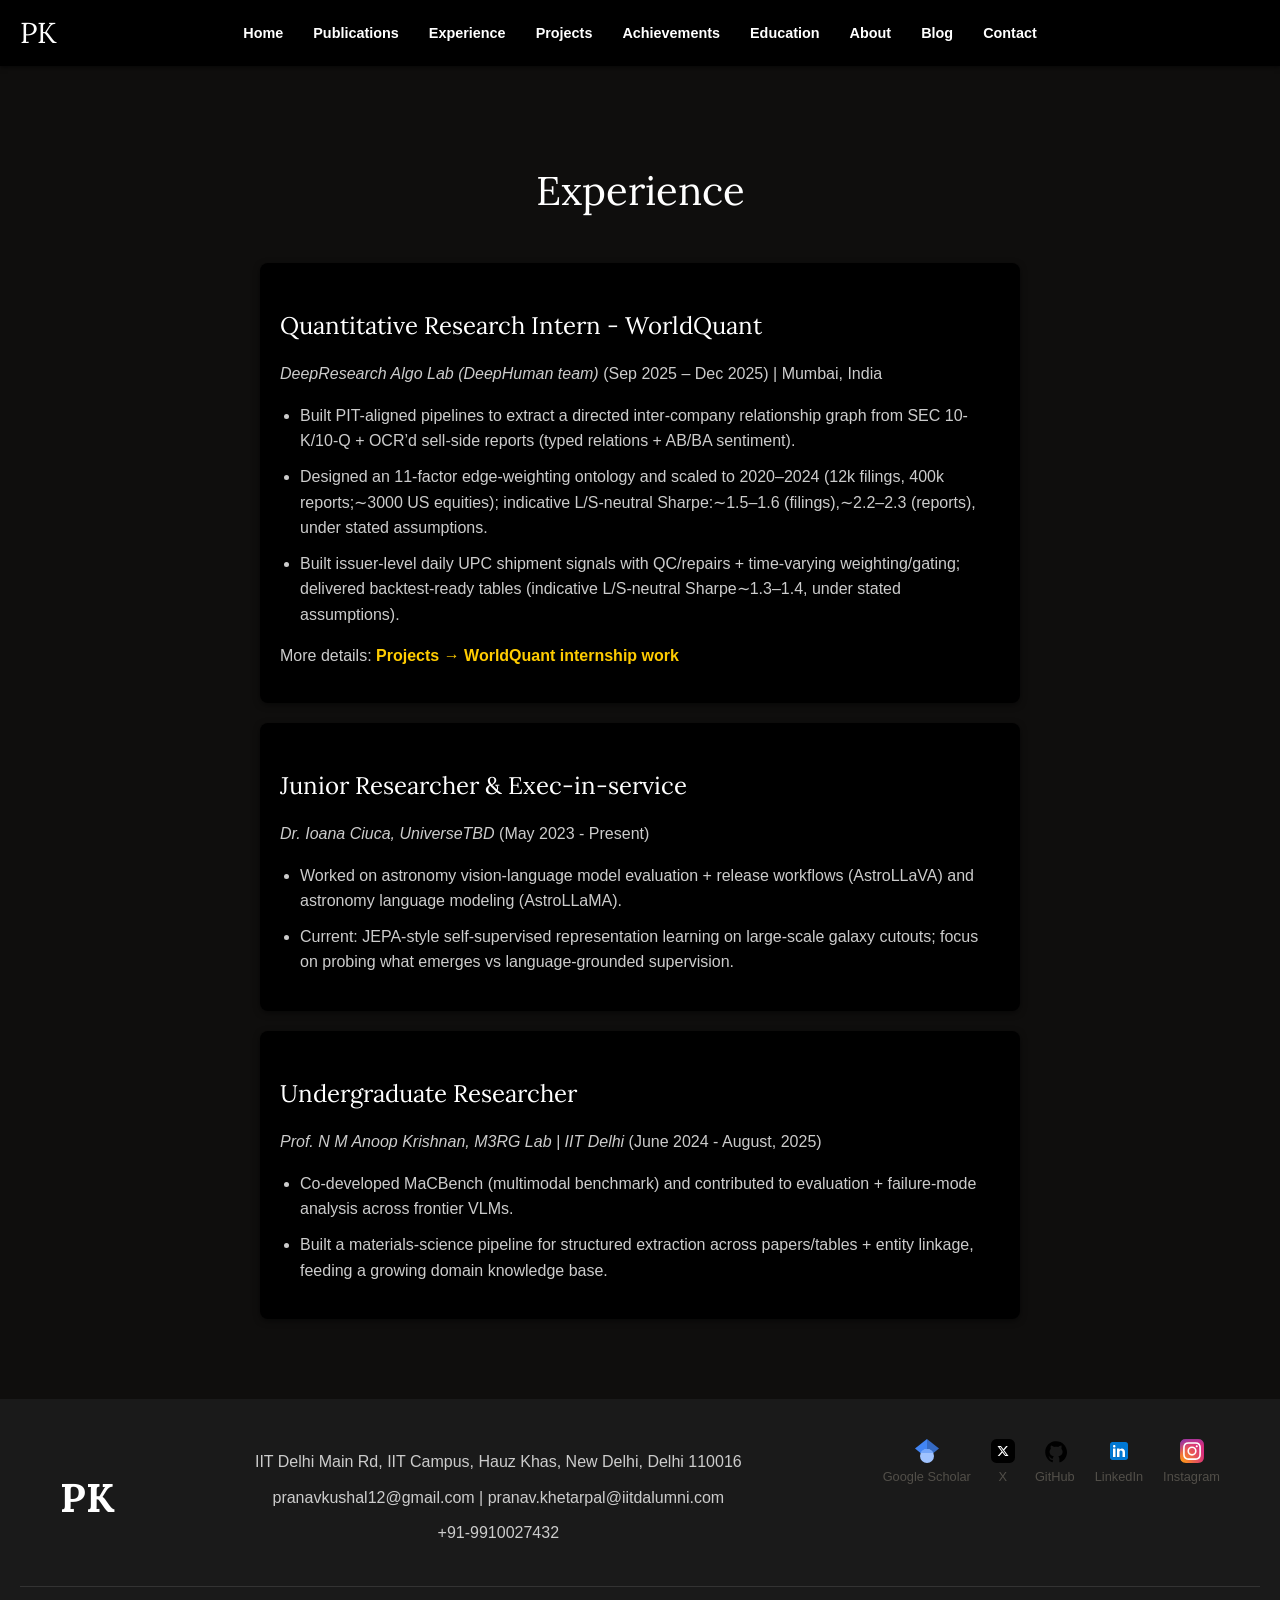
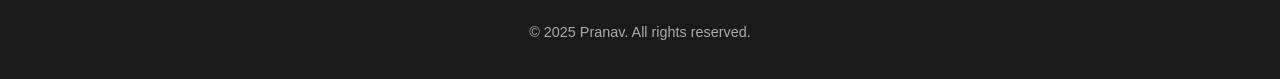
<file: experience.html>
<!DOCTYPE html>
<html lang="en">
<head>
  <meta charset="UTF-8" />
  <meta name="viewport" content="width=device-width, initial-scale=1.0"/>
  <title>Pranav - Experience</title>

  <!-- GitHub Pages path handling -->
  <script>
    // Function to get the correct base path for GitHub Pages
    function getBasePath() {
      const isGitHubPages = window.location.hostname.includes('github.io');
      return isGitHubPages ? '/my-webpage' : '';
    }
    
    // Create a variable we can use in our CSS link
    window.basePath = getBasePath();
    document.write('<link rel="stylesheet" href="' + window.basePath + '/css/styles.css" />');
  </script>

  <!-- Load Lora (for main body & headings) from Google Fonts -->
  <link
    href="https://fonts.googleapis.com/css2?family=Lora:wght@400;700&display=swap"
    rel="stylesheet"
  />

  <!-- Load Aileron from cdnfonts.com (for nav links & subhead) -->
  <link
    rel="stylesheet"
    href="https://fonts.cdnfonts.com/css/aileron"
  />
</head>
<body>
  
  <!-- Include Header -->
  <div data-include="header.html"></div>
  
<!-- Experience Section -->
<section id="experience">
    <h2>Experience</h2>

    <!-- Experience Entry 0 -->
    <div class="experience-entry">
      <h3>Quantitative Research Intern - WorldQuant</h3>
      <p class="experience-subtitle">
        <em> DeepResearch Algo Lab (DeepHuman team)</em> (Sep 2025 – Dec 2025) | Mumbai, India
      </p>

      <ul class="project-details">
        <li>Built PIT-aligned pipelines to extract a directed inter-company relationship graph from SEC 10-K/10-Q +
          OCR’d sell-side reports (typed relations + AB/BA sentiment).</li>
        <li>Designed an 11-factor edge-weighting ontology and scaled to 2020–2024 (12k filings, 400k reports;∼3000 US
          equities); indicative L/S-neutral Sharpe:∼1.5–1.6 (filings),∼2.2–2.3 (reports), under stated assumptions.</li>
        <li>Built issuer-level daily UPC shipment signals with QC/repairs + time-varying weighting/gating; delivered
          backtest-ready tables (indicative L/S-neutral Sharpe∼1.3–1.4, under stated assumptions).</li>
      </ul>

      <p class="experience-description">
        More details: <a href="projects.html#worldquant" target="_self" class="experience-link">Projects → WorldQuant internship work</a>
      </p>
    </div>

    
    <!-- Experience Entry 1 -->
    <div class="experience-entry">
      <h3>Junior Researcher & Exec-in-service</h3>
      <p class="experience-subtitle">
        <em>Dr. Ioana Ciuca, UniverseTBD </em> (May 2023 - Present)
      </p>
      <ul class="project-details">
        <li>Worked on astronomy vision-language model evaluation + release workflows (AstroLLaVA) and astronomy language modeling (AstroLLaMA).</li>
        <li>Current: JEPA-style self-supervised representation learning on large-scale galaxy cutouts; focus on probing what emerges vs language-grounded supervision.</li>
      </ul>
    </div>
    
    <!-- Experience Entry 2 -->
    <div class="experience-entry">
      <h3>Undergraduate Researcher</h3>
      <p class="experience-subtitle">
        <em>Prof. N M Anoop Krishnan, M3RG Lab | IIT Delhi</em> (June 2024 - August, 2025)
      </p>
      <ul class="project-details">
        <li>Co-developed MaCBench (multimodal benchmark) and contributed to evaluation + failure-mode analysis across frontier VLMs.</li>
        <li>Built a materials-science pipeline for structured extraction across papers/tables + entity linkage, feeding a growing domain knowledge base.</li>
      </ul>
    </div>
    
    <!-- Add more experience entries as needed -->
    
  </section>
  
  <!-- Include Footer -->
  <div data-include="footer.html"></div>

  <!-- Include Header and Footer JavaScript -->
  <script src="js/header.js"></script>
</body>
</html>
</file>
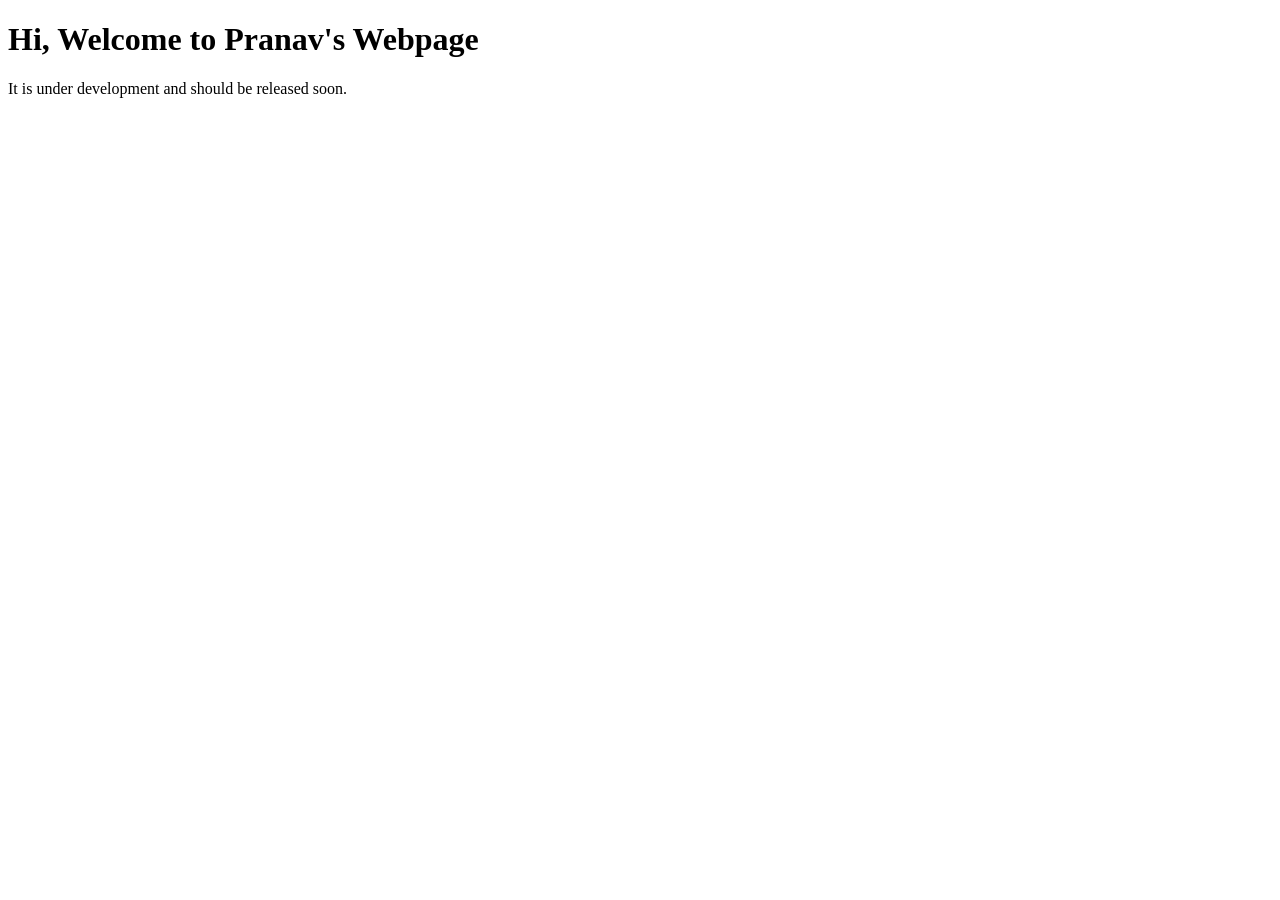
<file: index-old.html>
<!DOCTYPE html>
<html lang="en">
<head>
    <meta charset="UTF-8">
    <meta name="viewport" content="width=device-width, initial-scale=1.0">
    <title>Welcome to Pranav's Webpage</title>
</head>
<body>
    <h1>Hi, Welcome to Pranav's Webpage</h1>
    <p>It is under development and should be released soon.</p>
</body>
</html>
</file>
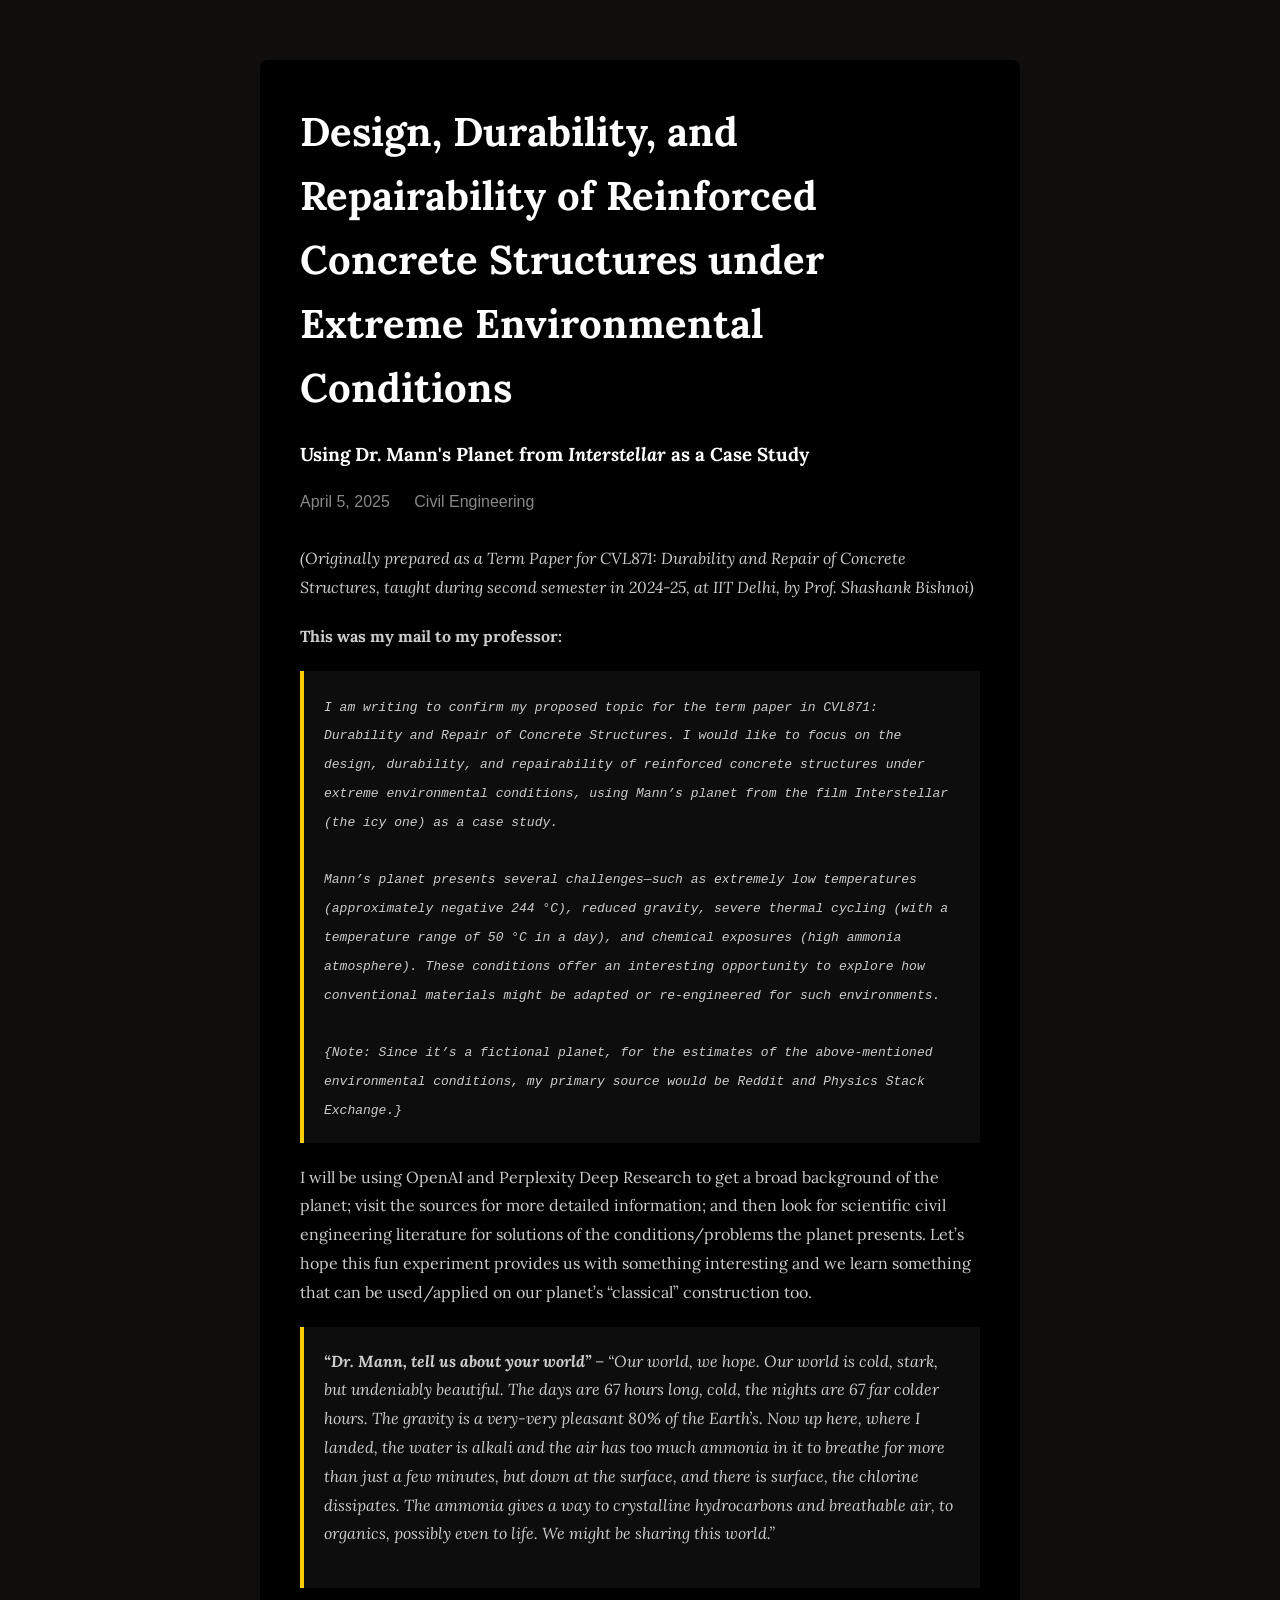
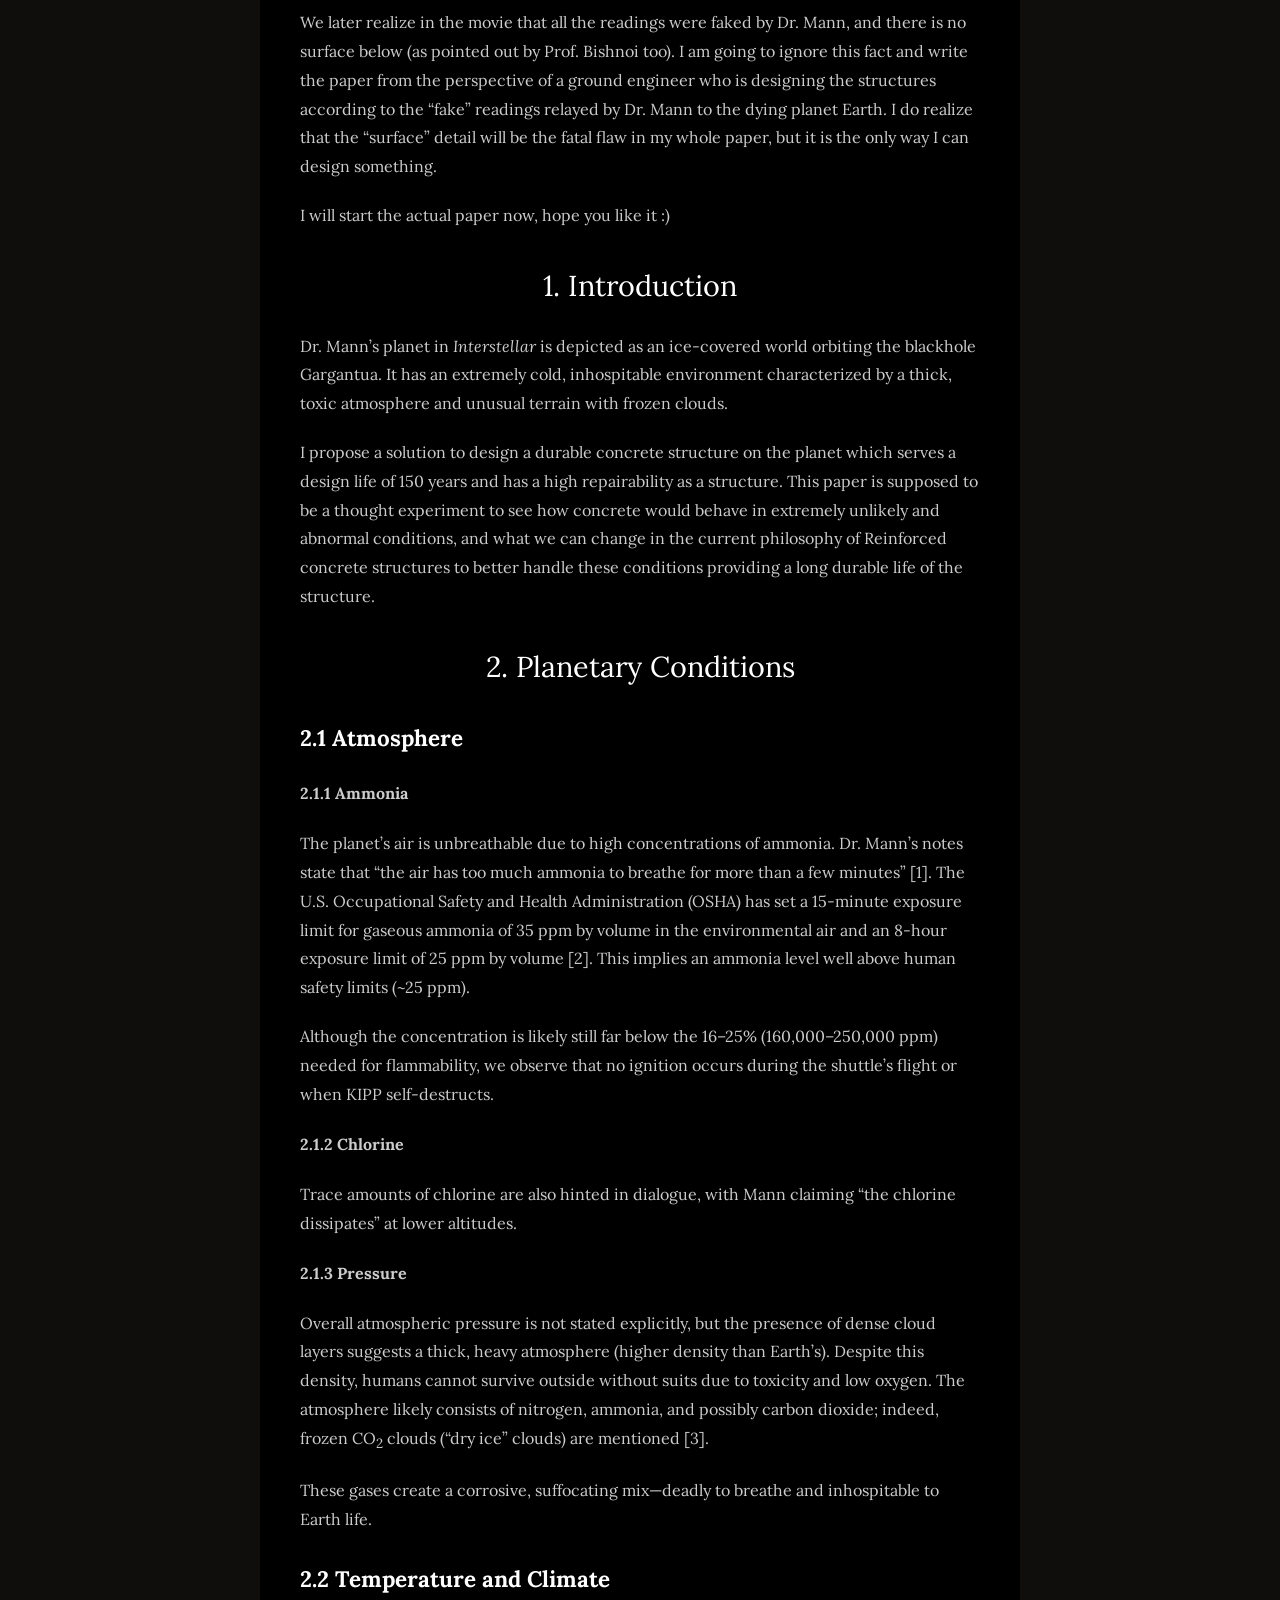
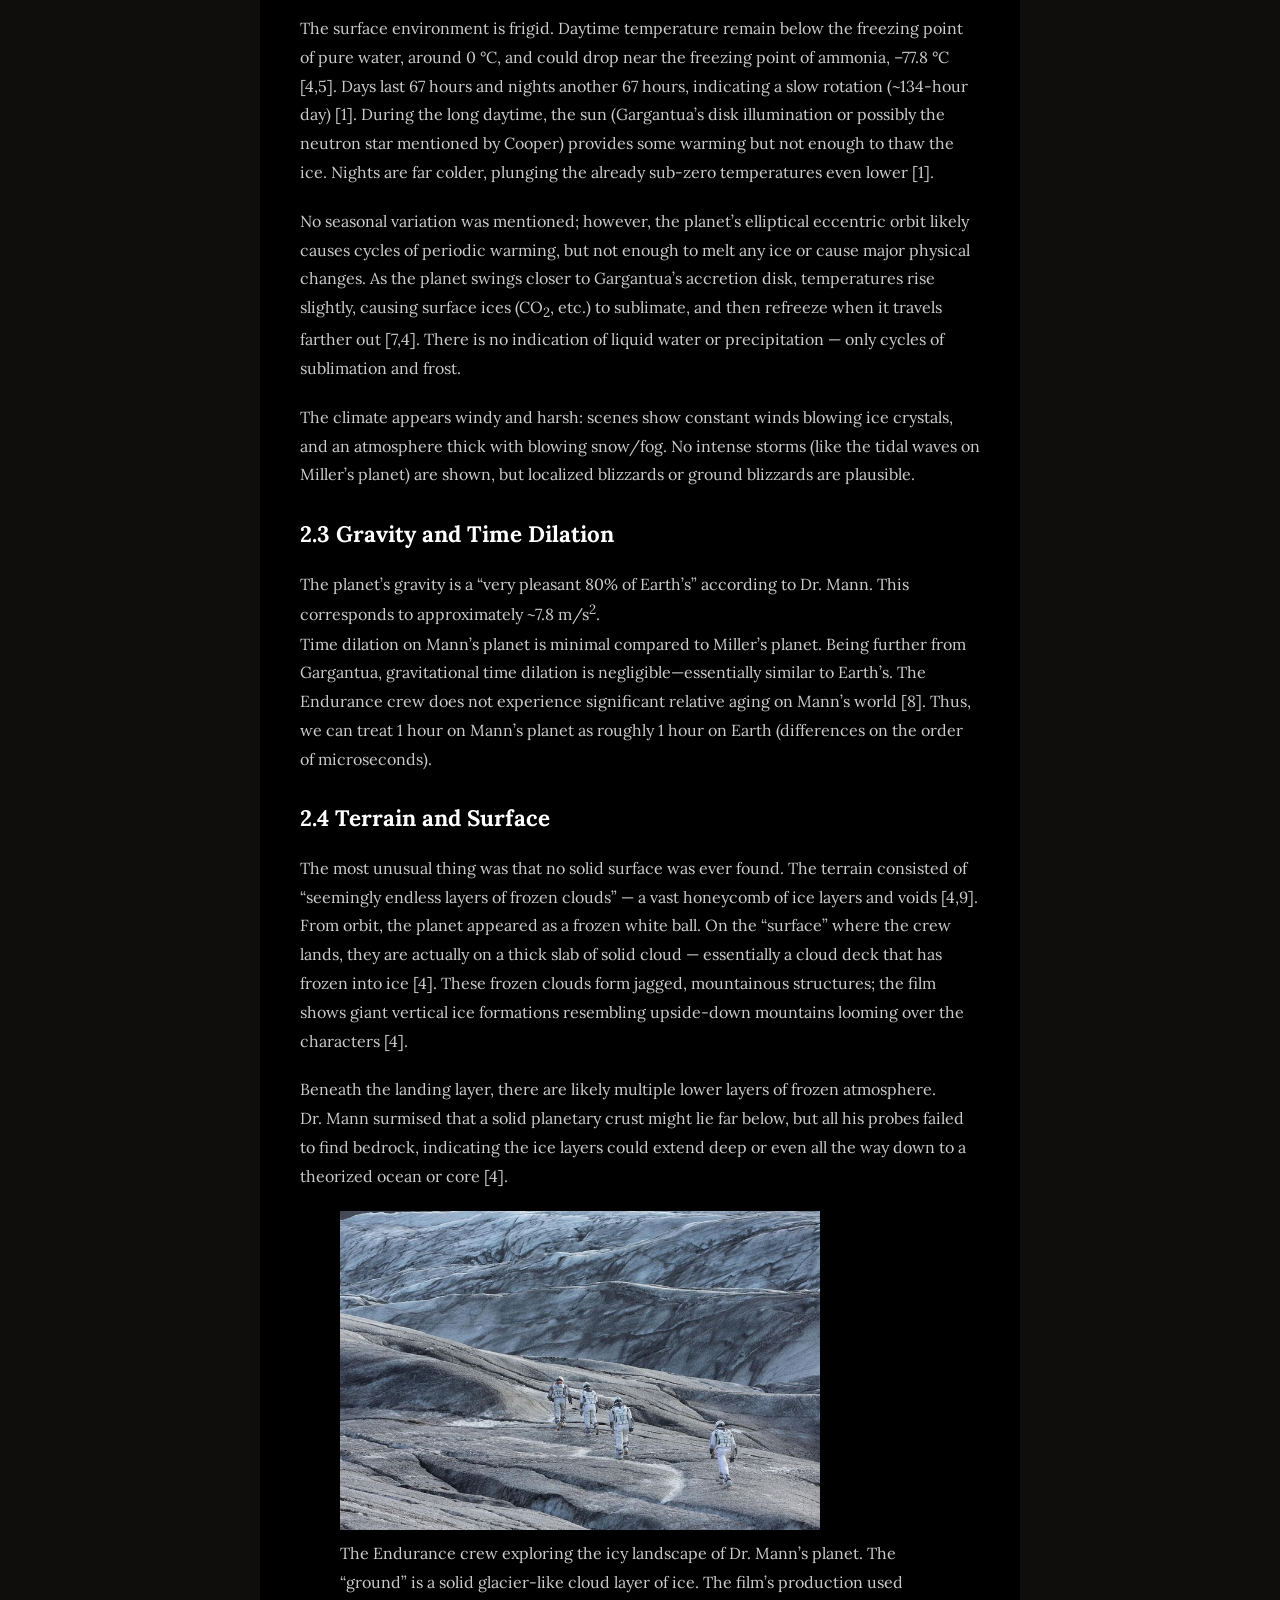
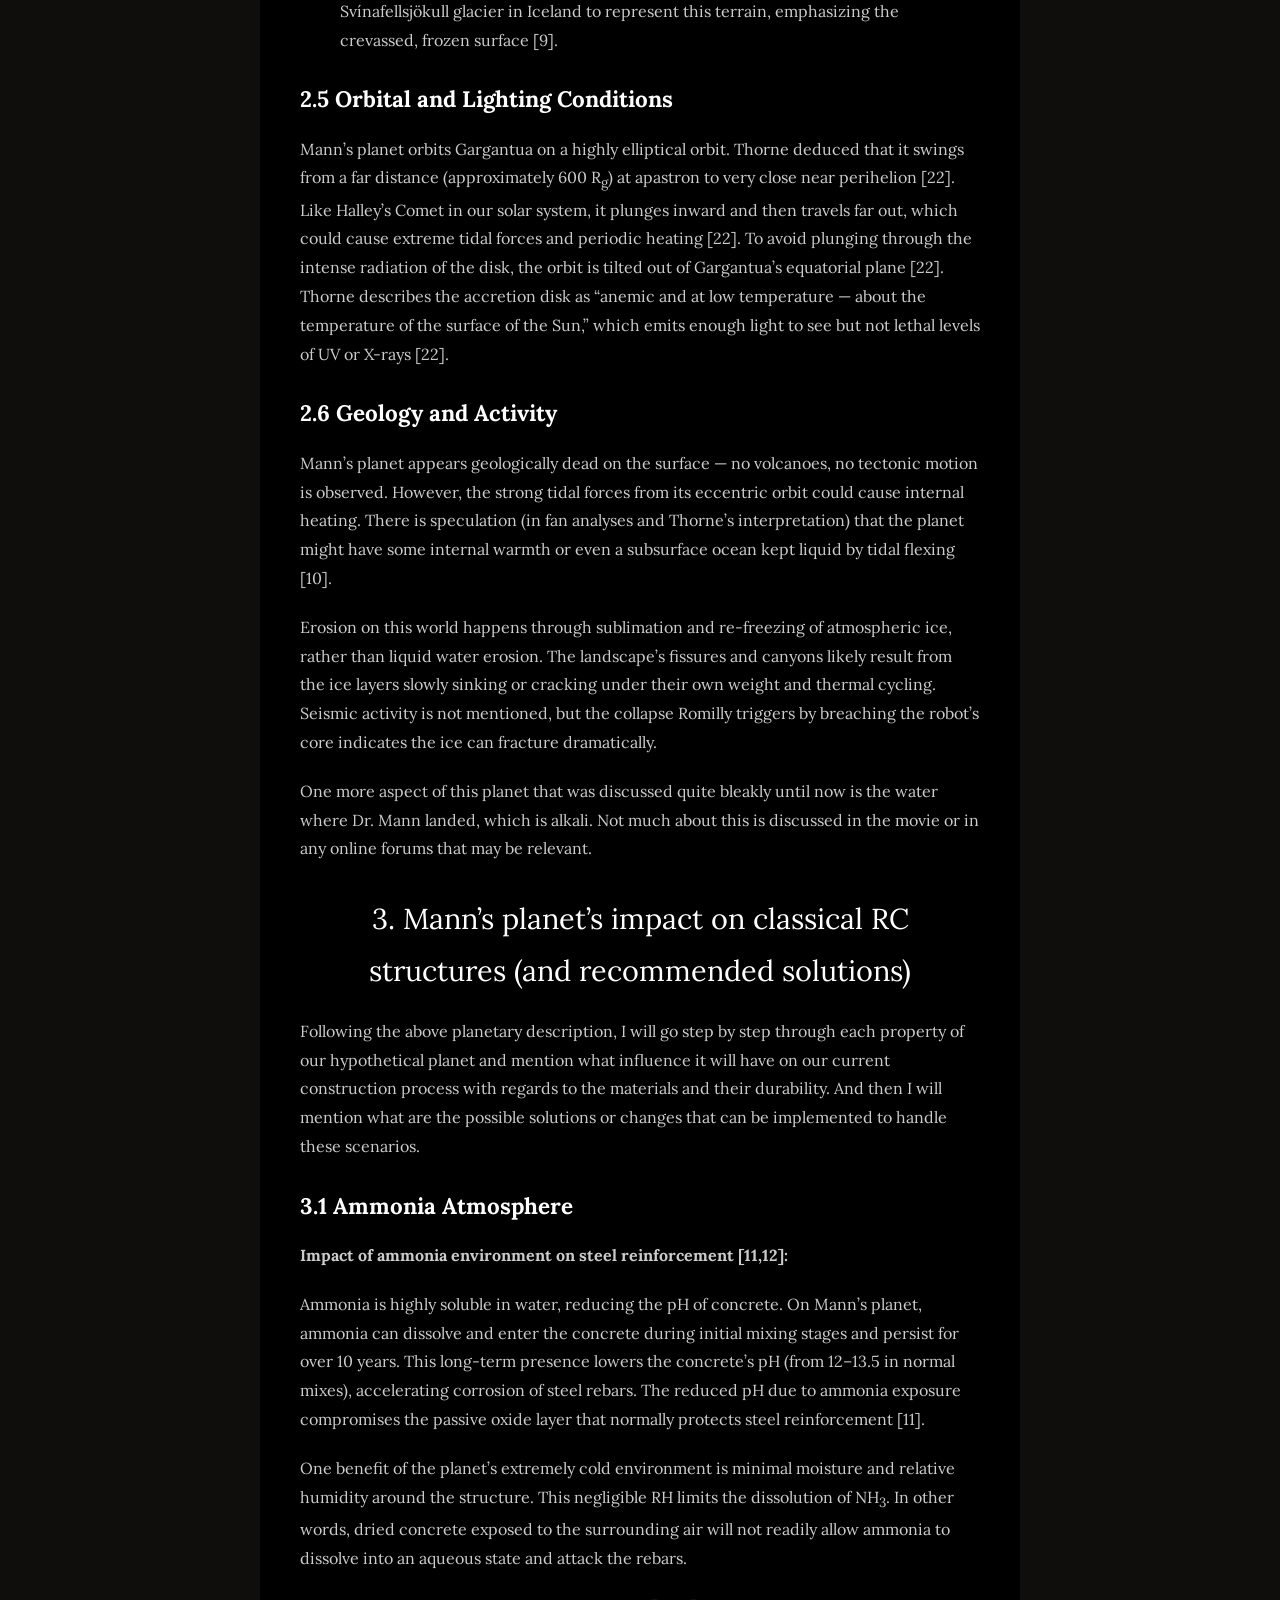
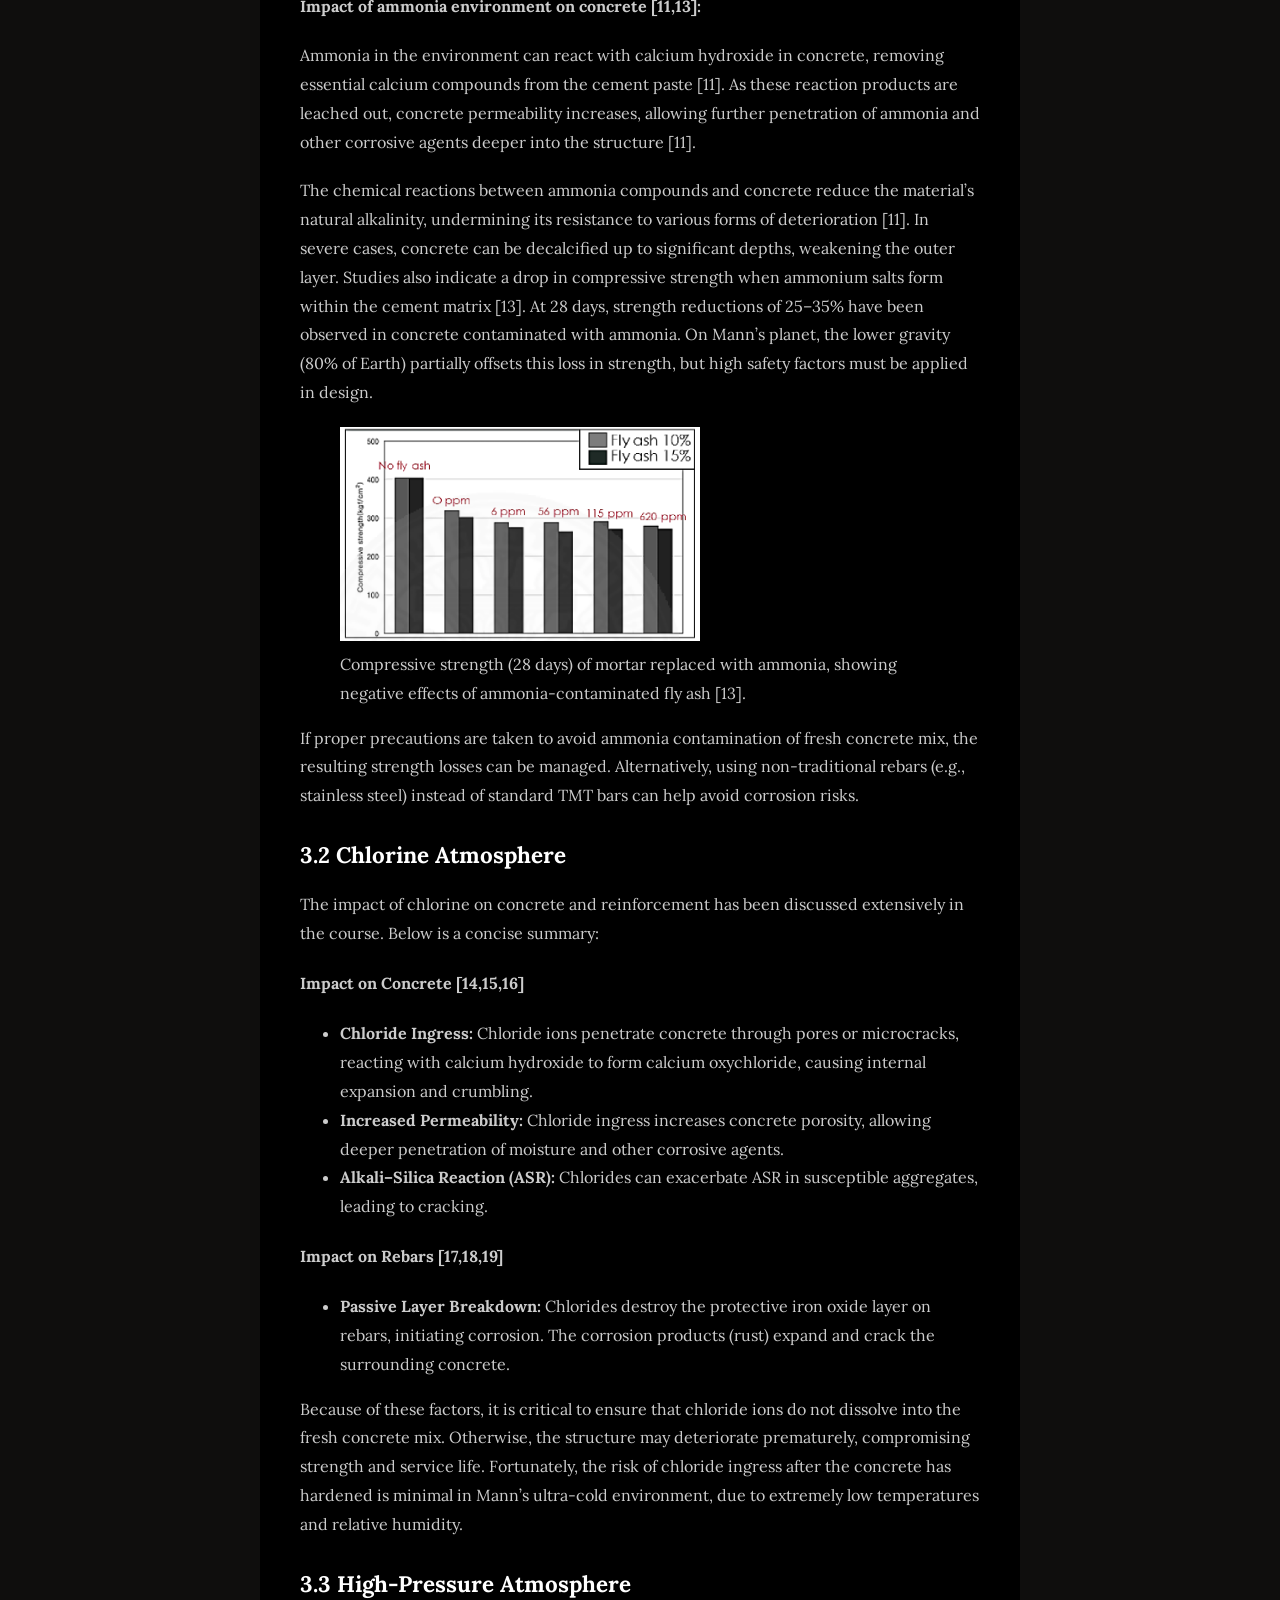
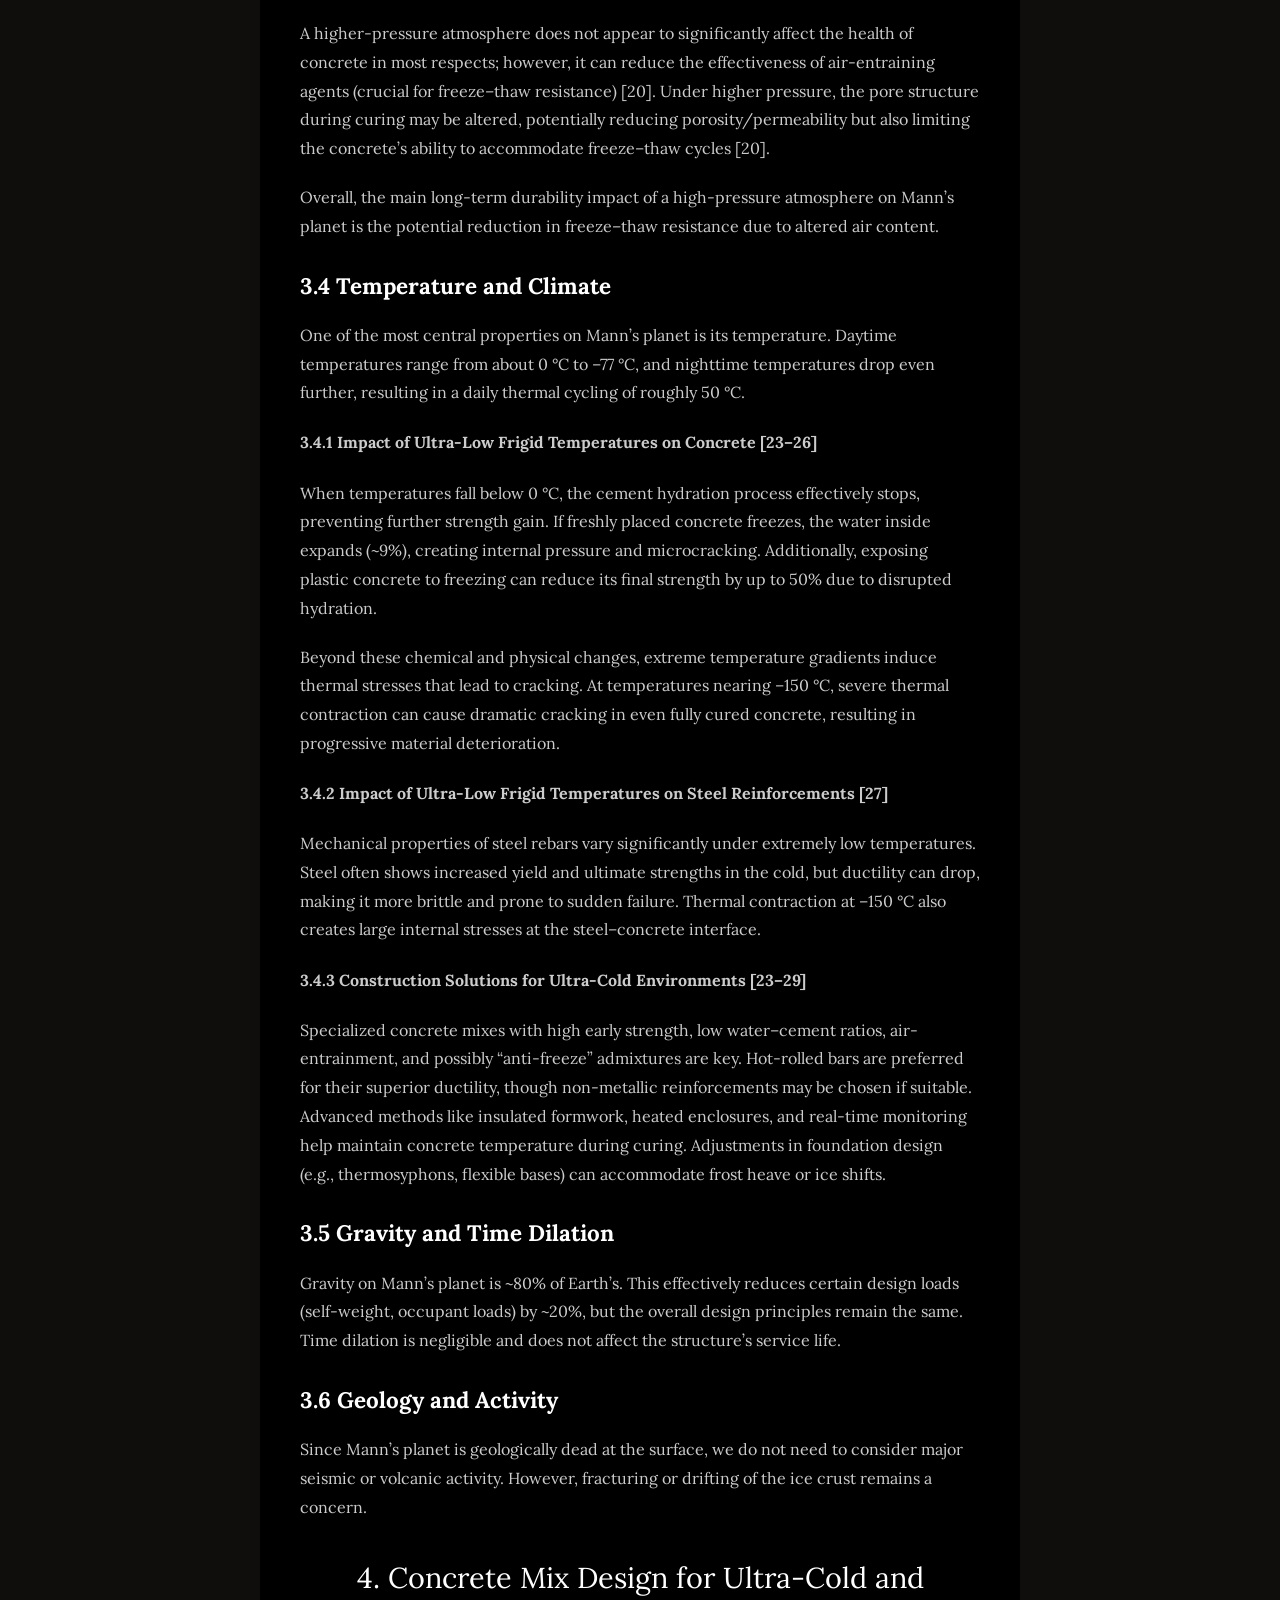
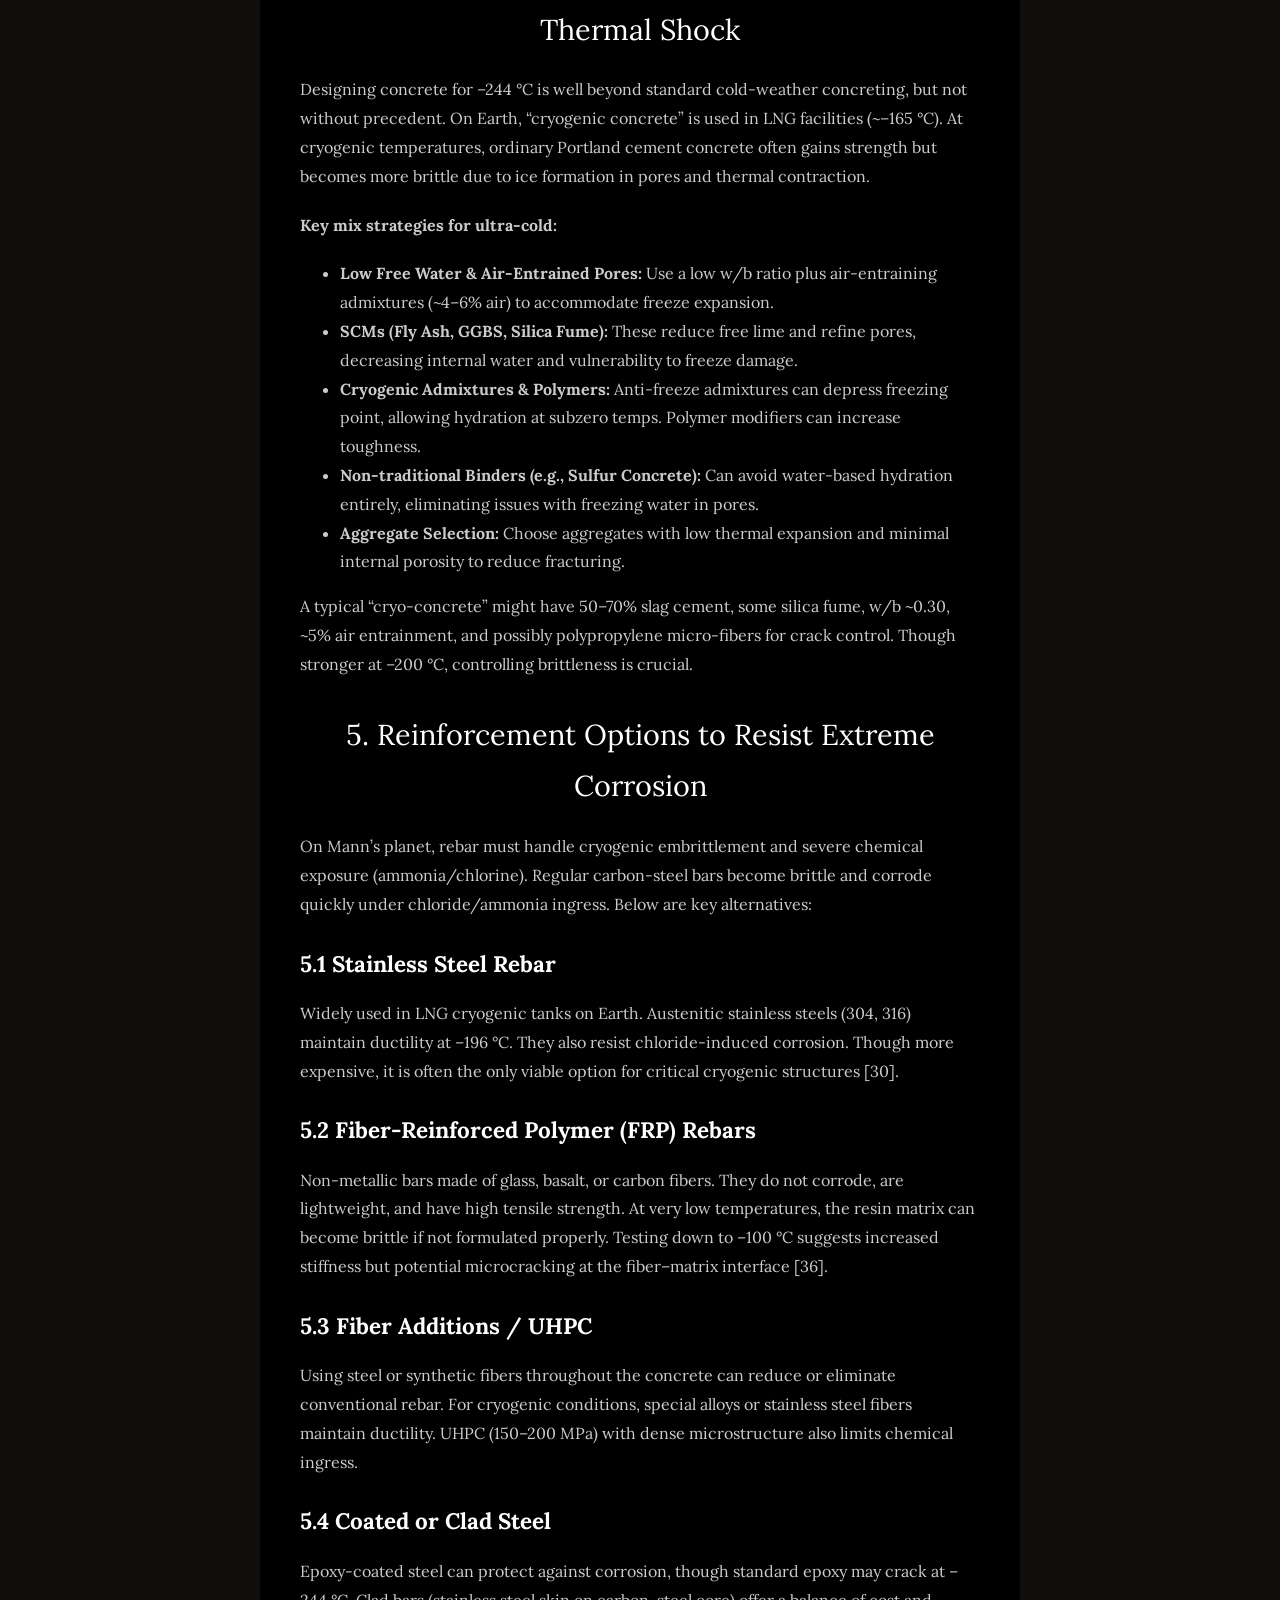
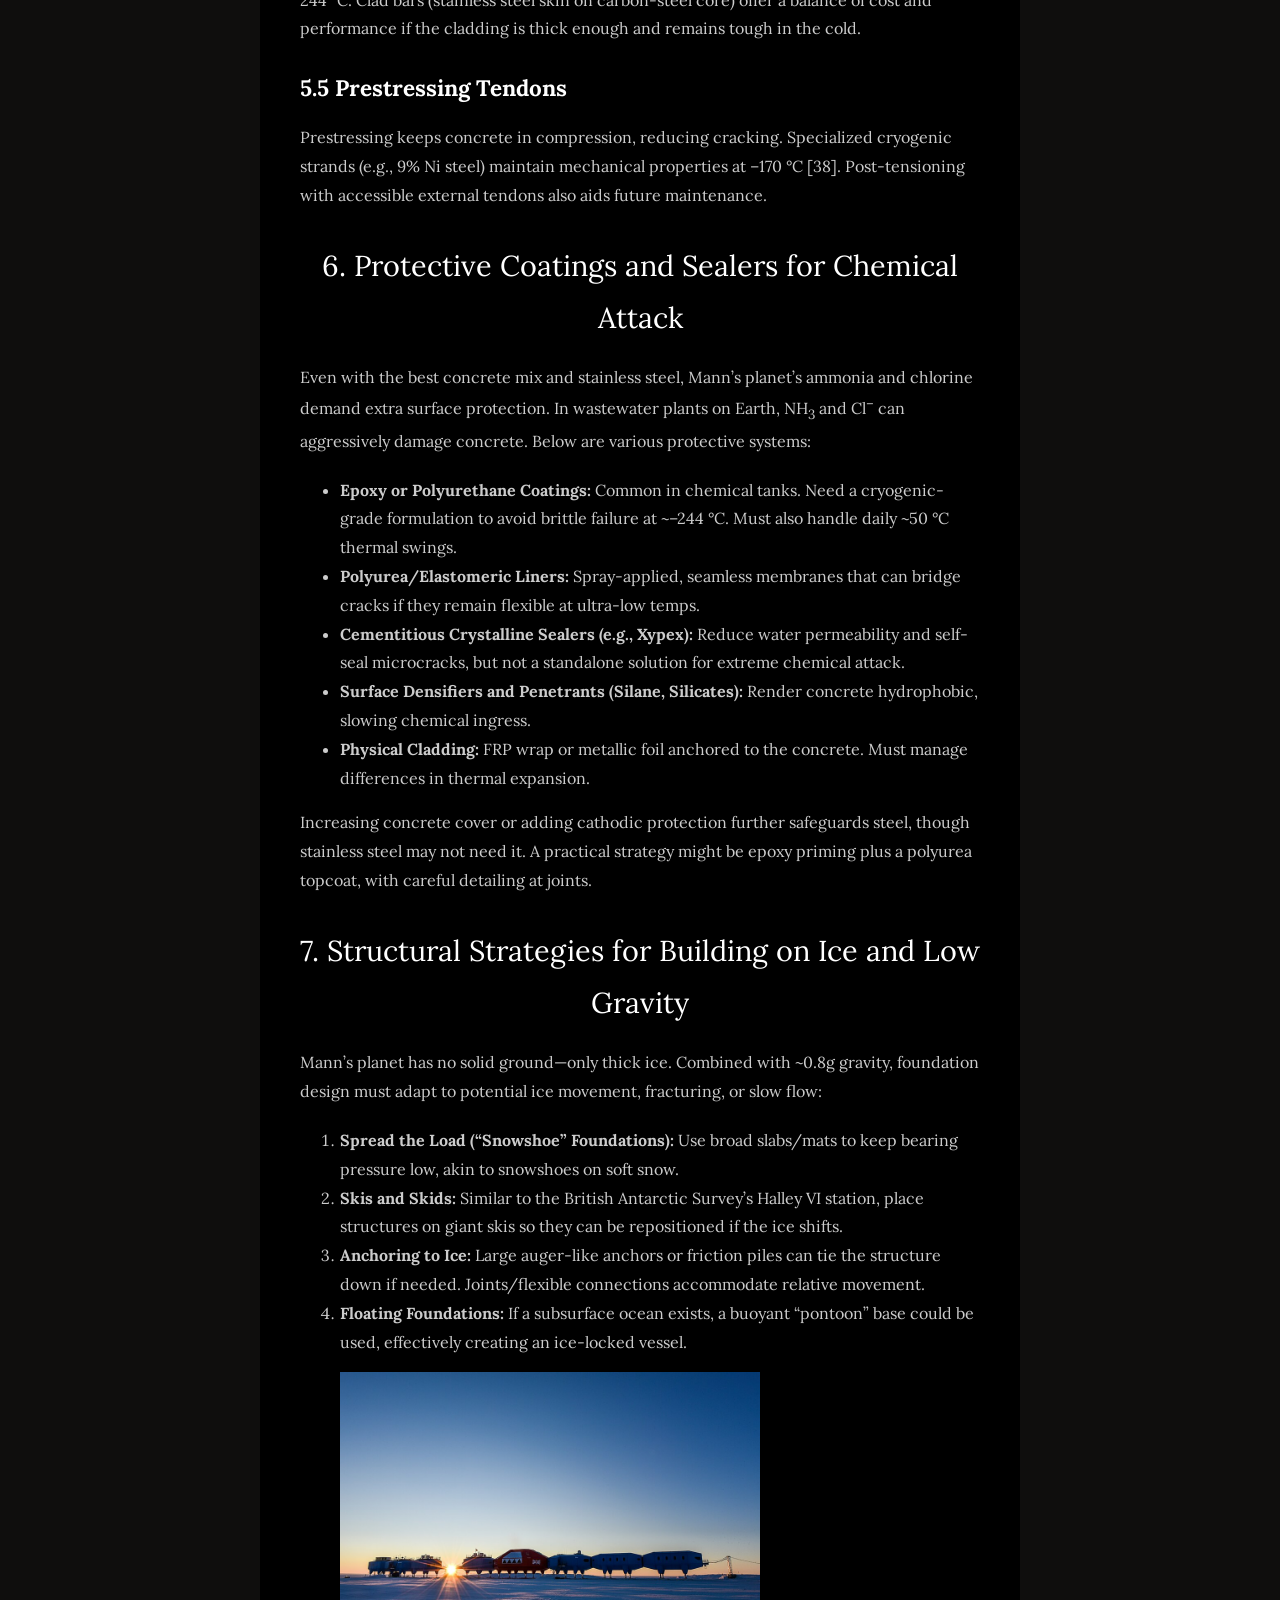
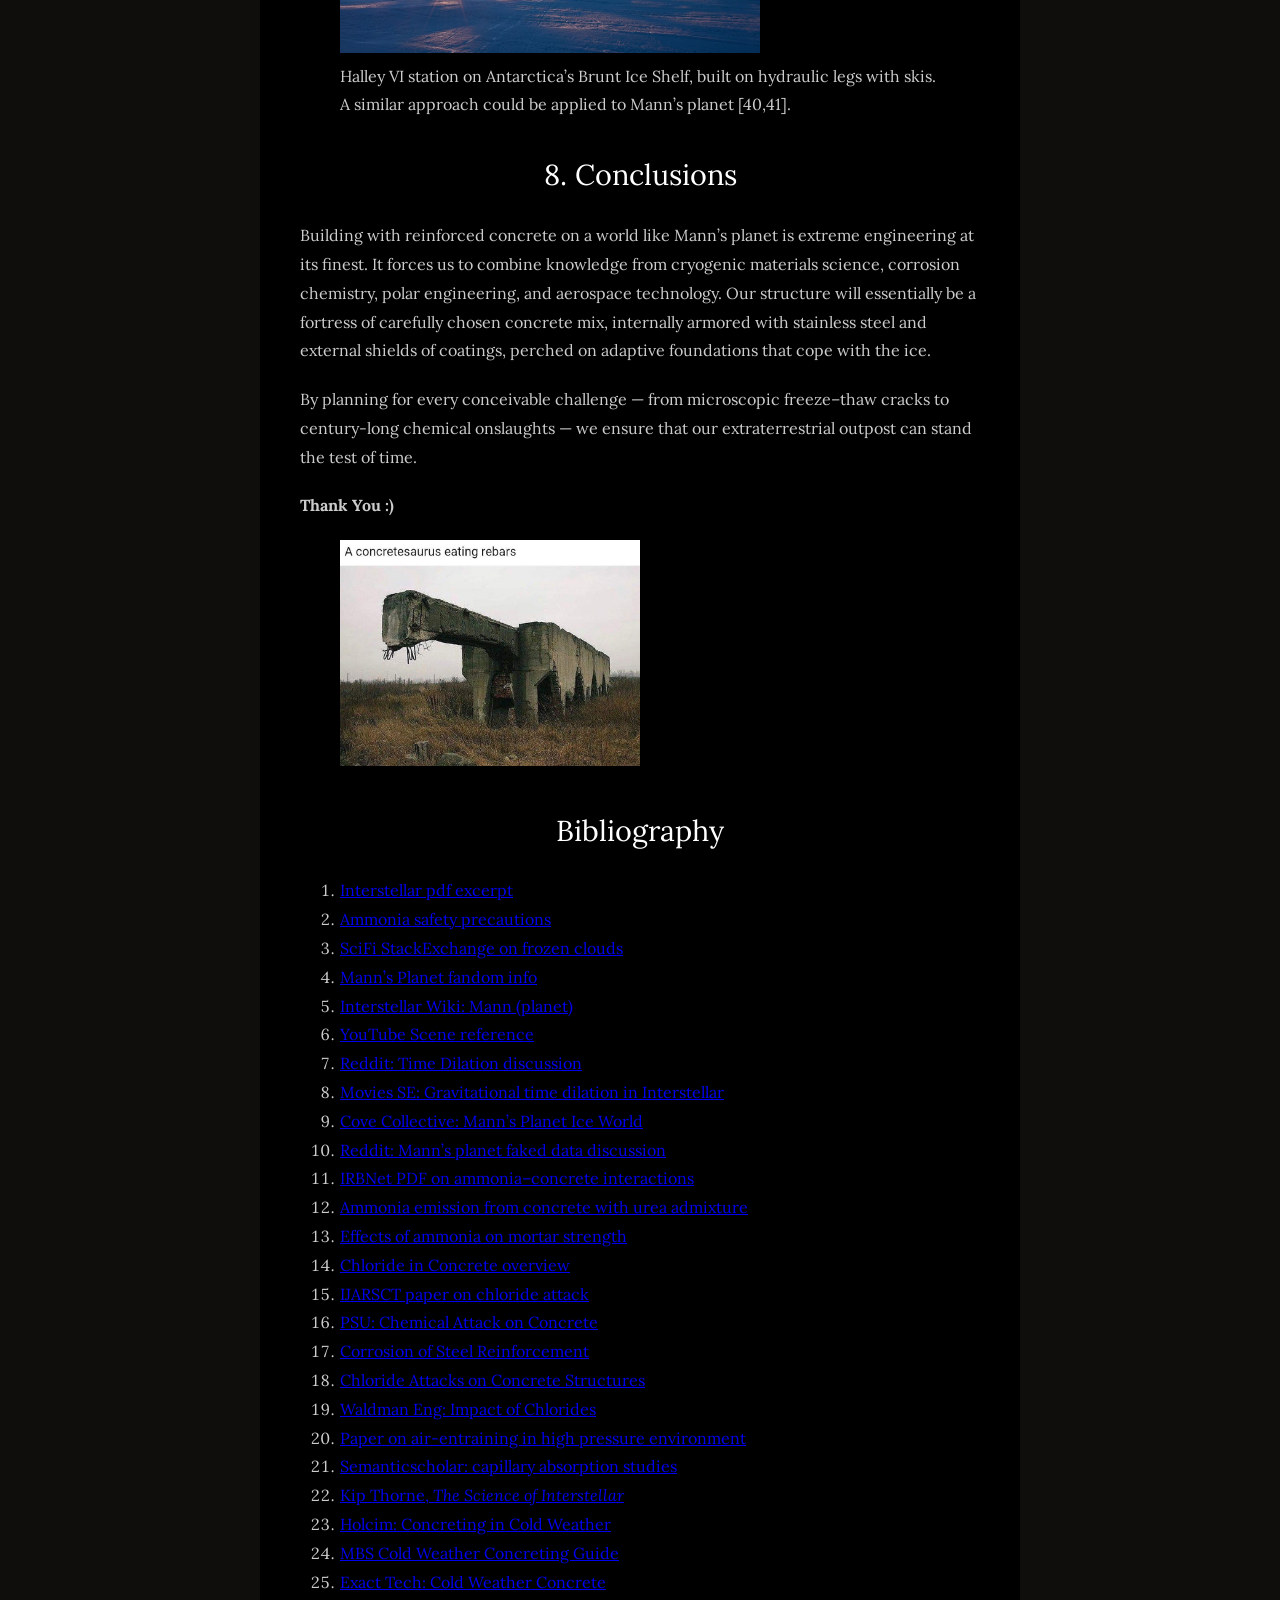
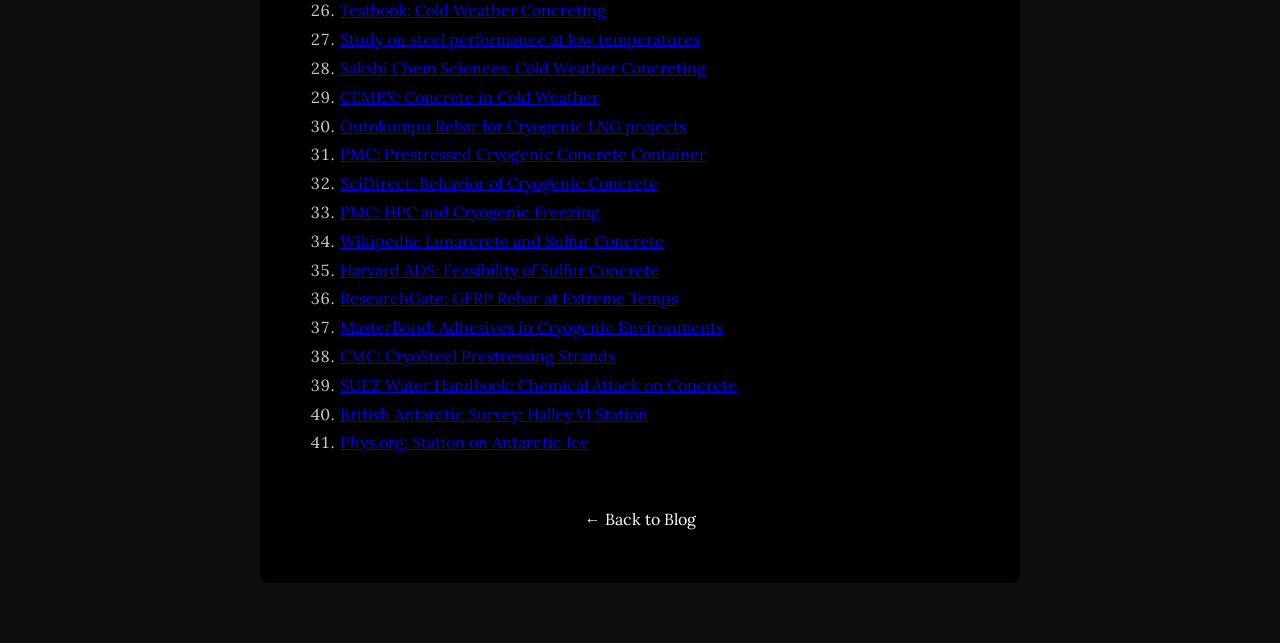
<file: interstellar-blog.html>
<!DOCTYPE html>
<html lang="en">
<head>
  <meta charset="UTF-8" />
  <meta name="viewport" content="width=device-width, initial-scale=1.0"/>
  <title>Pranav - Blog Post</title>

  <!-- GitHub Pages path handling -->
  <script>
    // Function to get the correct base path for GitHub Pages
    function getBasePath() {
      const isGitHubPages = window.location.hostname.includes('github.io');
      return isGitHubPages ? '/my-webpage' : '';
    }
    
    // Create a variable we can use in our CSS link
    window.basePath = getBasePath();
    document.write('<link rel="stylesheet" href="' + window.basePath + '/css/styles.css" />');
  </script>

  <!-- Load Lora (for main body & headings) from Google Fonts -->
  <link
    href="https://fonts.googleapis.com/css2?family=Lora:wght@400;700&display=swap"
    rel="stylesheet"
  />

  <!-- Load Aileron from cdnfonts.com (for nav links & subhead) -->
  <link
    rel="stylesheet"
    href="https://fonts.cdnfonts.com/css/aileron"
  />
  
  <!-- Dynamically load JavaScript with the correct path
  <script>
    document.addEventListener('DOMContentLoaded', function() {
      // Create script element for header.js
      const script = document.createElement('script');
      script.src = window.basePath + '/js/header.js';
      document.body.appendChild(script);
    });
  </script> -->
</head>
<body>
  
  <!-- Include Header -->
  <div data-include="header.html"></div>
  
  <!-- Blog Post Section -->
  <section id="blog-post">
    <div class="blog-post-container">
      
      <!-- Blog Post Title + Meta Info -->
      <h1>Design, Durability, and Repairability of Reinforced Concrete Structures under Extreme Environmental Conditions</h1>
      <h3>Using Dr. Mann's Planet from <em>Interstellar</em> as a Case Study</h3>
      <p class="blog-post-meta">
        <span class="blog-post-date">April 5, 2025</span>
        <span class="blog-post-category">Civil Engineering</span>
      </p>
      
      <!-- Blog Post Content -->
      <div class="blog-post-content">
                
        <p><em>(Originally prepared as a Term Paper for CVL871: Durability and Repair of Concrete Structures, taught during second semester in 2024-25, at IIT Delhi, by Prof. Shashank Bishnoi)</em></p>

        <!-- Optional: If you want a logo/graphic here, uncomment and adjust the path -->
        <!-- 
        <figure>
          <img src="path_to/iitd_logo.png" alt="IIT Delhi Logo" style="width:150px;">
        </figure>
        -->

        <!-- ============================ PREFACE ============================ -->
        <!-- <h2>Preface</h2> -->
        <p><strong>This was my mail to my professor:</strong></p>
        <blockquote>
          <code>
            I am writing to confirm my proposed topic for the term paper in CVL871: Durability and Repair of Concrete Structures. 
            I would like to focus on the design, durability, and repairability of reinforced concrete structures under extreme 
            environmental conditions, using Mann’s planet from the film <em>Interstellar</em> (the icy one) as a case study.
            <br><br>
            Mann’s planet presents several challenges—such as extremely low temperatures (approximately negative 244 °C), 
            reduced gravity, severe thermal cycling (with a temperature range of 50 °C in a day), and chemical exposures 
            (high ammonia atmosphere). These conditions offer an interesting opportunity to explore how conventional 
            materials might be adapted or re-engineered for such environments.
            <br><br>
            {Note: Since it’s a fictional planet, for the estimates of the above-mentioned environmental conditions, 
            my primary source would be Reddit and Physics Stack Exchange.}
          </code>
        </blockquote>
        
        <p>
          I will be using OpenAI and Perplexity Deep Research to get a broad background of the planet; visit the sources for more detailed information; 
          and then look for scientific civil engineering literature for solutions of the conditions/problems the planet presents. Let’s hope this 
          fun experiment provides us with something interesting and we learn something that can be used/applied on our planet’s “classical” construction too.
        </p>

        <blockquote>
        <p><em><strong>“Dr. Mann, tell us about your world”</strong> – “Our world, we hope. Our world is cold, stark, but undeniably beautiful. The days 
        are 67 hours long, cold, the nights are 67 far colder hours. The gravity is a very-very pleasant 80% of the Earth’s. Now up here, where I 
        landed, the water is alkali and the air has too much ammonia in it to breathe for more than just a few minutes, but down at the surface, 
        and there <em>is</em> surface, the chlorine dissipates. The ammonia gives a way to crystalline hydrocarbons and breathable air, to organics, 
        possibly even to life. We might be sharing this world.”</em></p>
        </blockquote>

        <p>
          We later realize in the movie that all the readings were faked by Dr.&nbsp;Mann, and there is no surface below (as pointed out by Prof.&nbsp;Bishnoi too). 
          I am going to ignore this fact and write the paper from the perspective of a ground engineer who is designing the structures according to the 
          “fake” readings relayed by Dr.&nbsp;Mann to the dying planet Earth. I do realize that the “surface” detail will be the fatal flaw in my whole paper, 
          but it is the only way I can design something.
        </p>

        <p>I will start the actual paper now, hope you like it :)</p>

        <!-- ============================ INTRODUCTION ============================ -->
        <h2>1. Introduction</h2>
        <p>
          Dr. Mann’s planet in <em>Interstellar</em> is depicted as an ice-covered world orbiting the blackhole Gargantua. It has an extremely cold, inhospitable 
          environment characterized by a thick, toxic atmosphere and unusual terrain with frozen clouds.
        </p>
        <p>
          I propose a solution to design a durable concrete structure on the planet which serves a design life of 150 years and has a high repairability as a structure. 
          This paper is supposed to be a thought experiment to see how concrete would behave in extremely unlikely and abnormal conditions, 
          and what we can change in the current philosophy of Reinforced concrete structures to better handle these conditions providing a long durable life of the structure.
        </p>

        <!-- ============================ PLANETARY CONDITIONS ============================ -->
        <h2>2. Planetary Conditions</h2>

        <!-- 2.1 Atmosphere -->
        <h3>2.1 Atmosphere</h3>

        <h4>2.1.1 Ammonia</h4>
        <p>
          The planet’s air is unbreathable due to high concentrations of ammonia. Dr.&nbsp;Mann’s notes state that 
          “the air has too much ammonia to breathe for more than a few minutes” [1]. The U.S. Occupational Safety and Health Administration (OSHA) 
          has set a 15-minute exposure limit for gaseous ammonia of 35&nbsp;ppm by volume in the environmental air and an 8-hour exposure limit of 25&nbsp;ppm by volume [2]. 
          This implies an ammonia level well above human safety limits (~25&nbsp;ppm).
        </p>
        <p>
          Although the concentration is likely still far below the 16–25% (160,000–250,000&nbsp;ppm) needed for flammability, 
          we observe that no ignition occurs during the shuttle’s flight or when KIPP self-destructs.
        </p>

        <h4>2.1.2 Chlorine</h4>
        <p>
          Trace amounts of chlorine are also hinted in dialogue, with Mann claiming “the chlorine dissipates” at lower altitudes.
        </p>

        <h4>2.1.3 Pressure</h4>
        <p>
          Overall atmospheric pressure is not stated explicitly, but the presence of dense cloud layers suggests a thick, heavy atmosphere (higher density than Earth’s). 
          Despite this density, humans cannot survive outside without suits due to toxicity and low oxygen. 
          The atmosphere likely consists of nitrogen, ammonia, and possibly carbon dioxide; indeed, frozen CO<sub>2</sub> clouds 
          (“dry ice” clouds) are mentioned [3].
        </p>
        <p>
          These gases create a corrosive, suffocating mix—deadly to breathe and inhospitable to Earth life.
        </p>

        <!-- 2.2 Temperature and Climate -->
        <h3>2.2 Temperature and Climate</h3>
        <p>
          The surface environment is frigid. Daytime temperature remain below the freezing point of pure water, around 0&nbsp;°C, 
          and could drop near the freezing point of ammonia, –77.8&nbsp;°C [4,5]. Days last 67 hours and nights another 67 hours, 
          indicating a slow rotation (~134-hour day) [1]. During the long daytime, the sun (Gargantua’s disk illumination or possibly the neutron star mentioned by Cooper) 
          provides some warming but not enough to thaw the ice. Nights are far colder, plunging the already sub-zero temperatures even lower [1].
        </p>
        <p>
          No seasonal variation was mentioned; however, the planet’s elliptical eccentric orbit likely causes cycles of periodic warming, 
          but not enough to melt any ice or cause major physical changes. As the planet swings closer to Gargantua’s accretion disk, temperatures rise slightly, 
          causing surface ices (CO<sub>2</sub>, etc.) to sublimate, and then refreeze when it travels farther out [7,4]. 
          There is no indication of liquid water or precipitation — only cycles of sublimation and frost.
        </p>
        <p>
          The climate appears windy and harsh: scenes show constant winds blowing ice crystals, and an atmosphere thick with blowing snow/fog. 
          No intense storms (like the tidal waves on Miller’s planet) are shown, but localized blizzards or ground blizzards are plausible.
        </p>

        <!-- 2.3 Gravity and Time Dilation -->
        <h3>2.3 Gravity and Time Dilation</h3>
        <p>
          The planet’s gravity is a “very pleasant 80% of Earth’s” according to Dr.&nbsp;Mann. This corresponds to approximately ~7.8&nbsp;m/s<sup>2</sup>.<br/>
          Time dilation on Mann’s planet is minimal compared to Miller’s planet. Being further from Gargantua, gravitational time dilation is negligible—essentially 
          similar to Earth’s. The Endurance crew does not experience significant relative aging on Mann’s world [8]. 
          Thus, we can treat 1 hour on Mann’s planet as roughly 1 hour on Earth (differences on the order of microseconds).
        </p>

        <!-- 2.4 Terrain and Surface -->
        <h3>2.4 Terrain and Surface</h3>
        <p>
          The most unusual thing was that no solid surface was ever found. The terrain consisted of “seemingly endless layers of frozen clouds” — 
          a vast honeycomb of ice layers and voids [4,9]. From orbit, the planet appeared as a frozen white ball. 
          On the “surface” where the crew lands, they are actually on a thick slab of solid cloud — essentially a cloud deck that has frozen into ice [4]. 
          These frozen clouds form jagged, mountainous structures; the film shows giant vertical ice formations resembling upside-down mountains looming over the characters [4].
        </p>
        <p>
          Beneath the landing layer, there are likely multiple lower layers of frozen atmosphere. Dr.&nbsp;Mann surmised that a solid planetary crust might lie far below, 
          but all his probes failed to find bedrock, indicating the ice layers could extend deep or even all the way down to a theorized ocean or core [4].
        </p>
        <figure>
          <img src="interstellar-blog/mann's-planet-fig1.png" alt="The Endurance crew exploring the icy landscape of Dr. Mann’s planet" style="max-width: 80%;">
          <figcaption>
            The Endurance crew exploring the icy landscape of Dr. Mann’s planet. The “ground” is a solid glacier-like cloud layer of ice. 
            The film’s production used Svínafellsjökull glacier in Iceland to represent this terrain, emphasizing the crevassed, 
            frozen surface [9].
          </figcaption>
        </figure>

        <!-- 2.5 Orbital and Lighting Conditions -->
        <h3>2.5 Orbital and Lighting Conditions</h3>
        <p>
          Mann’s planet orbits Gargantua on a highly elliptical orbit. Thorne deduced that it swings from a far distance (approximately 600 R<sub>g</sub>) 
          at apastron to very close near perihelion [22]. Like Halley’s Comet in our solar system, it plunges inward and then travels far out, 
          which could cause extreme tidal forces and periodic heating [22]. To avoid plunging through the intense radiation of the disk, 
          the orbit is tilted out of Gargantua’s equatorial plane [22]. Thorne describes the accretion disk as “anemic and at low temperature — 
          about the temperature of the surface of the Sun,” which emits enough light to see but not lethal levels of UV or X-rays [22].
        </p>

        <!-- 2.6 Geology and Activity -->
        <h3>2.6 Geology and Activity</h3>
        <p>
          Mann’s planet appears geologically dead on the surface — no volcanoes, no tectonic motion is observed. 
          However, the strong tidal forces from its eccentric orbit could cause internal heating. 
          There is speculation (in fan analyses and Thorne’s interpretation) that the planet might have some internal warmth 
          or even a subsurface ocean kept liquid by tidal flexing [10].
        </p>
        <p>
          Erosion on this world happens through sublimation and re-freezing of atmospheric ice, rather than liquid water erosion. 
          The landscape’s fissures and canyons likely result from the ice layers slowly sinking or cracking under their own weight and thermal cycling. 
          Seismic activity is not mentioned, but the collapse Romilly triggers by breaching the robot’s core indicates the ice can fracture dramatically.
        </p>
        <p>
          One more aspect of this planet that was discussed quite bleakly until now is the water where Dr.&nbsp;Mann landed, which is alkali. 
          Not much about this is discussed in the movie or in any online forums that may be relevant.
        </p>

        <!-- ============================ IMPACT ON RC STRUCTURES ============================ -->
        <h2>3. Mann’s planet’s impact on classical RC structures (and recommended solutions)</h2>
        <p>
          Following the above planetary description, I will go step by step through each property of our hypothetical planet 
          and mention what influence it will have on our current construction process with regards to the materials and their durability. 
          And then I will mention what are the possible solutions or changes that can be implemented to handle these scenarios.
        </p>

        <!-- 3.1 Ammonia Atmosphere -->
        <h3>3.1 Ammonia Atmosphere</h3>
        <p><strong>Impact of ammonia environment on steel reinforcement [11,12]:</strong></p>
        <p>
          Ammonia is highly soluble in water, reducing the pH of concrete. On Mann’s planet, ammonia can dissolve and enter the concrete 
          during initial mixing stages and persist for over 10&nbsp;years. This long-term presence lowers the concrete’s pH 
          (from 12–13.5 in normal mixes), accelerating corrosion of steel rebars. The reduced pH due to ammonia exposure 
          compromises the passive oxide layer that normally protects steel reinforcement [11].
        </p>
        <p>
          One benefit of the planet’s extremely cold environment is minimal moisture and relative humidity around the structure. 
          This negligible RH limits the dissolution of NH<sub>3</sub>. In other words, dried concrete exposed to the surrounding air 
          will not readily allow ammonia to dissolve into an aqueous state and attack the rebars.
        </p>
        <p><strong>Impact of ammonia environment on concrete [11,13]:</strong></p>
        <p>
          Ammonia in the environment can react with calcium hydroxide in concrete, removing essential calcium compounds from the cement paste [11]. 
          As these reaction products are leached out, concrete permeability increases, allowing further penetration of ammonia 
          and other corrosive agents deeper into the structure [11].
        </p>
        <p>
          The chemical reactions between ammonia compounds and concrete reduce the material’s natural alkalinity, 
          undermining its resistance to various forms of deterioration [11]. In severe cases, concrete can be decalcified up to significant depths, weakening the outer layer. 
          Studies also indicate a drop in compressive strength when ammonium salts form within the cement matrix [13]. 
          At 28&nbsp;days, strength reductions of 25–35% have been observed in concrete contaminated with ammonia. 
          On Mann’s planet, the lower gravity (80% of Earth) partially offsets this loss in strength, but high safety factors must be applied in design.
        </p>
        <figure>
          <img src="interstellar-blog/ammonia_strength.png" alt="Graph: Effect of ammonia on compressive strength" style="max-width:60%;">
          <figcaption>Compressive strength (28&nbsp;days) of mortar replaced with ammonia, showing negative effects of ammonia-contaminated fly ash [13].</figcaption>
        </figure>
        <p>
          If proper precautions are taken to avoid ammonia contamination of fresh concrete mix, the resulting strength losses can be managed. 
          Alternatively, using non-traditional rebars (e.g., stainless steel) instead of standard TMT bars can help avoid corrosion risks.
        </p>

        <!-- 3.2 Chlorine Atmosphere -->
        <h3>3.2 Chlorine Atmosphere</h3>
        <p>
          The impact of chlorine on concrete and reinforcement has been discussed extensively in the course. Below is a concise summary:
        </p>
        <h4>Impact on Concrete [14,15,16]</h4>
        <ul>
          <li><strong>Chloride Ingress:</strong> Chloride ions penetrate concrete through pores or microcracks, reacting with calcium hydroxide to form calcium oxychloride, 
              causing internal expansion and crumbling.</li>
          <li><strong>Increased Permeability:</strong> Chloride ingress increases concrete porosity, allowing deeper penetration of moisture and other corrosive agents.</li>
          <li><strong>Alkali–Silica Reaction (ASR):</strong> Chlorides can exacerbate ASR in susceptible aggregates, leading to cracking.</li>
        </ul>
        <h4>Impact on Rebars [17,18,19]</h4>
        <ul>
          <li><strong>Passive Layer Breakdown:</strong> Chlorides destroy the protective iron oxide layer on rebars, initiating corrosion. The corrosion products (rust) 
              expand and crack the surrounding concrete.</li>
        </ul>
        <p>
          Because of these factors, it is critical to ensure that chloride ions do not dissolve into the fresh concrete mix. 
          Otherwise, the structure may deteriorate prematurely, compromising strength and service life. 
          Fortunately, the risk of chloride ingress after the concrete has hardened is minimal in Mann’s ultra-cold environment, 
          due to extremely low temperatures and relative humidity.
        </p>

        <!-- 3.3 High-Pressure Atmosphere -->
        <h3>3.3 High-Pressure Atmosphere</h3>
        <p>
          A higher-pressure atmosphere does not appear to significantly affect the health of concrete in most respects; 
          however, it can reduce the effectiveness of air-entraining agents (crucial for freeze–thaw resistance) [20]. 
          Under higher pressure, the pore structure during curing may be altered, potentially reducing porosity/permeability 
          but also limiting the concrete’s ability to accommodate freeze–thaw cycles [20].
        </p>
        <p>
          Overall, the main long-term durability impact of a high-pressure atmosphere on Mann’s planet is the potential reduction in freeze–thaw resistance 
          due to altered air content. 
        </p>

        <!-- 3.4 Temperature and Climate -->
        <h3>3.4 Temperature and Climate</h3>
        <p>
          One of the most central properties on Mann’s planet is its temperature. Daytime temperatures range from about 0&nbsp;°C to –77&nbsp;°C, 
          and nighttime temperatures drop even further, resulting in a daily thermal cycling of roughly 50&nbsp;°C.
        </p>

        <h4>3.4.1 Impact of Ultra-Low Frigid Temperatures on Concrete [23–26]</h4>
        <p>
          When temperatures fall below 0&nbsp;°C, the cement hydration process effectively stops, preventing further strength gain. 
          If freshly placed concrete freezes, the water inside expands (~9%), creating internal pressure and microcracking. 
          Additionally, exposing plastic concrete to freezing can reduce its final strength by up to 50% due to disrupted hydration.
        </p>
        <p>
          Beyond these chemical and physical changes, extreme temperature gradients induce thermal stresses that lead to cracking. 
          At temperatures nearing –150&nbsp;°C, severe thermal contraction can cause dramatic cracking in even fully cured concrete, 
          resulting in progressive material deterioration.
        </p>

        <h4>3.4.2 Impact of Ultra-Low Frigid Temperatures on Steel Reinforcements [27]</h4>
        <p>
          Mechanical properties of steel rebars vary significantly under extremely low temperatures. 
          Steel often shows increased yield and ultimate strengths in the cold, but ductility can drop, making it more brittle and prone to sudden failure. 
          Thermal contraction at –150&nbsp;°C also creates large internal stresses at the steel–concrete interface.
        </p>

        <h4>3.4.3 Construction Solutions for Ultra-Cold Environments [23–29]</h4>
        <p>
          Specialized concrete mixes with high early strength, low water–cement ratios, air-entrainment, 
          and possibly “anti-freeze” admixtures are key. Hot-rolled bars are preferred for their superior ductility, 
          though non-metallic reinforcements may be chosen if suitable. Advanced methods like insulated formwork, heated enclosures, 
          and real-time monitoring help maintain concrete temperature during curing. Adjustments in foundation design 
          (e.g., thermosyphons, flexible bases) can accommodate frost heave or ice shifts.
        </p>

        <!-- 3.5 Gravity and Time Dilation -->
        <h3>3.5 Gravity and Time Dilation</h3>
        <p>
          Gravity on Mann’s planet is ~80% of Earth’s. This effectively reduces certain design loads (self-weight, occupant loads) by ~20%, 
          but the overall design principles remain the same. Time dilation is negligible and does not affect the structure’s service life.
        </p>

        <!-- 3.6 Geology and Activity -->
        <h3>3.6 Geology and Activity</h3>
        <p>
          Since Mann’s planet is geologically dead at the surface, we do not need to consider major seismic or volcanic activity. 
          However, fracturing or drifting of the ice crust remains a concern.
        </p>

        <!-- ============================ CONCRETE MIX DESIGN ============================ -->
        <h2>4. Concrete Mix Design for Ultra-Cold and Thermal Shock</h2>
        <p>
          Designing concrete for –244&nbsp;°C is well beyond standard cold-weather concreting, but not without precedent. 
          On Earth, “cryogenic concrete” is used in LNG facilities (~–165&nbsp;°C). At cryogenic temperatures, 
          ordinary Portland cement concrete often gains strength but becomes more brittle due to ice formation in pores and thermal contraction.
        </p>
        <p><strong>Key mix strategies for ultra-cold:</strong></p>
        <ul>
          <li><strong>Low Free Water &amp; Air-Entrained Pores:</strong> Use a low w/b ratio plus air-entraining admixtures 
              (~4–6% air) to accommodate freeze expansion.</li>
          <li><strong>SCMs (Fly Ash, GGBS, Silica Fume):</strong> These reduce free lime and refine pores, 
              decreasing internal water and vulnerability to freeze damage.</li>
          <li><strong>Cryogenic Admixtures &amp; Polymers:</strong> Anti-freeze admixtures can depress freezing point, 
              allowing hydration at subzero temps. Polymer modifiers can increase toughness.</li>
          <li><strong>Non-traditional Binders (e.g., Sulfur Concrete):</strong> Can avoid water-based hydration entirely, 
              eliminating issues with freezing water in pores.</li>
          <li><strong>Aggregate Selection:</strong> Choose aggregates with low thermal expansion and minimal internal porosity to reduce fracturing.</li>
        </ul>
        <p>
          A typical “cryo-concrete” might have 50–70% slag cement, some silica fume, w/b ~0.30, ~5% air entrainment, 
          and possibly polypropylene micro-fibers for crack control. Though stronger at –200&nbsp;°C, controlling brittleness is crucial.
        </p>

        <!-- ============================ REINFORCEMENT OPTIONS ============================ -->
        <h2>5. Reinforcement Options to Resist Extreme Corrosion</h2>
        <p>
          On Mann’s planet, rebar must handle cryogenic embrittlement and severe chemical exposure (ammonia/chlorine). 
          Regular carbon-steel bars become brittle and corrode quickly under chloride/ammonia ingress. 
          Below are key alternatives:
        </p>

        <h3>5.1 Stainless Steel Rebar</h3>
        <p>
          Widely used in LNG cryogenic tanks on Earth. Austenitic stainless steels (304, 316) maintain ductility at –196&nbsp;°C. 
          They also resist chloride-induced corrosion. Though more expensive, it is often the only viable option for critical cryogenic structures [30].
        </p>

        <h3>5.2 Fiber-Reinforced Polymer (FRP) Rebars</h3>
        <p>
          Non-metallic bars made of glass, basalt, or carbon fibers. They do not corrode, are lightweight, and have high tensile strength. 
          At very low temperatures, the resin matrix can become brittle if not formulated properly. Testing down to –100&nbsp;°C suggests 
          increased stiffness but potential microcracking at the fiber–matrix interface [36].
        </p>

        <h3>5.3 Fiber Additions / UHPC</h3>
        <p>
          Using steel or synthetic fibers throughout the concrete can reduce or eliminate conventional rebar. 
          For cryogenic conditions, special alloys or stainless steel fibers maintain ductility. UHPC (150–200&nbsp;MPa) 
          with dense microstructure also limits chemical ingress.
        </p>

        <h3>5.4 Coated or Clad Steel</h3>
        <p>
          Epoxy-coated steel can protect against corrosion, though standard epoxy may crack at –244&nbsp;°C. 
          Clad bars (stainless steel skin on carbon-steel core) offer a balance of cost and performance if the cladding is thick enough 
          and remains tough in the cold.
        </p>

        <h3>5.5 Prestressing Tendons</h3>
        <p>
          Prestressing keeps concrete in compression, reducing cracking. Specialized cryogenic strands (e.g., 9% Ni steel) maintain mechanical properties at –170&nbsp;°C [38]. 
          Post-tensioning with accessible external tendons also aids future maintenance.
        </p>

        <!-- ============================ PROTECTIVE COATINGS AND SEALERS ============================ -->
        <h2>6. Protective Coatings and Sealers for Chemical Attack</h2>
        <p>
          Even with the best concrete mix and stainless steel, Mann’s planet’s ammonia and chlorine demand extra surface protection. 
          In wastewater plants on Earth, NH<sub>3</sub> and Cl<sup>–</sup> can aggressively damage concrete. 
          Below are various protective systems:
        </p>
        <ul>
          <li><strong>Epoxy or Polyurethane Coatings:</strong> Common in chemical tanks. Need a cryogenic-grade formulation to avoid brittle failure at ~–244&nbsp;°C. 
              Must also handle daily ~50&nbsp;°C thermal swings.</li>
          <li><strong>Polyurea/Elastomeric Liners:</strong> Spray-applied, seamless membranes that can bridge cracks if they remain flexible at ultra-low temps.</li>
          <li><strong>Cementitious Crystalline Sealers (e.g., Xypex):</strong> Reduce water permeability and self-seal microcracks, but not a standalone solution 
              for extreme chemical attack.</li>
          <li><strong>Surface Densifiers and Penetrants (Silane, Silicates):</strong> Render concrete hydrophobic, slowing chemical ingress.</li>
          <li><strong>Physical Cladding:</strong> FRP wrap or metallic foil anchored to the concrete. Must manage differences in thermal expansion.</li>
        </ul>
        <p>
          Increasing concrete cover or adding cathodic protection further safeguards steel, though stainless steel may not need it. 
          A practical strategy might be epoxy priming plus a polyurea topcoat, with careful detailing at joints.
        </p>

        <!-- ============================ STRUCTURAL STRATEGIES ============================ -->
        <h2>7. Structural Strategies for Building on Ice and Low Gravity</h2>
        <p>
          Mann’s planet has no solid ground—only thick ice. Combined with ~0.8g gravity, foundation design must adapt to potential ice movement, fracturing, or slow flow:
        </p>
        <ol>
          <li><strong>Spread the Load (“Snowshoe” Foundations):</strong> Use broad slabs/mats to keep bearing pressure low, akin to snowshoes on soft snow.</li>
          <li><strong>Skis and Skids:</strong> Similar to the British Antarctic Survey’s Halley&nbsp;VI station, place structures on giant skis so they can be 
              repositioned if the ice shifts.</li>
          <li><strong>Anchoring to Ice:</strong> Large auger-like anchors or friction piles can tie the structure down if needed. 
              Joints/flexible connections accommodate relative movement.</li>
          <li><strong>Floating Foundations:</strong> If a subsurface ocean exists, a buoyant “pontoon” base could be used, effectively creating an ice-locked vessel.</li>
        </ol>
        <figure>
          <img src="interstellar-blog/ice_sledge.png" alt="Halley VI station on skis" style="max-width:70%;">
          <figcaption>
            Halley VI station on Antarctica’s Brunt Ice Shelf, built on hydraulic legs with skis. A similar approach could be applied to Mann’s planet [40,41].
          </figcaption>
        </figure>

        <!-- ============================ CONCLUSIONS ============================ -->
        <h2>8. Conclusions</h2>
        <p>
          Building with reinforced concrete on a world like Mann’s planet is extreme engineering at its finest. 
          It forces us to combine knowledge from cryogenic materials science, corrosion chemistry, polar engineering, and aerospace technology. 
          Our structure will essentially be a fortress of carefully chosen concrete mix, internally armored with stainless steel 
          and external shields of coatings, perched on adaptive foundations that cope with the ice. 
        </p>
        <p>
          By planning for every conceivable challenge — from microscopic freeze–thaw cracks to century-long chemical onslaughts — 
          we ensure that our extraterrestrial outpost can stand the test of time.
        </p>
        <p><strong>Thank You :)</strong></p>
        <figure>
          <img src="interstellar-blog/concretasaurus_meme.jpeg" alt="Concretasaurus Meme" style="max-width:50%;">
        </figure>

        <!-- ============================ BIBLIOGRAPHY ============================ -->
        <h2>Bibliography</h2>
        <ol>
          <li><a href="https://static1.squarespace.com/static/5a1c2452268b96d901cd3471/t/5b95b7b0032be4f0cd3a8db2/1536538544682/Interstallar.pdf" target="_blank">Interstellar pdf excerpt</a></li>
          <li><a href="https://en.wikipedia.org/wiki/Ammonia#Safety_precautions" target="_blank">Ammonia safety precautions</a></li>
          <li><a href="https://scifi.stackexchange.com/questions/73475/how-can-the-frozen-clouds-on-dr-manns-planet-stay-afloat#:~:text=4" target="_blank">SciFi StackExchange on frozen clouds</a></li>
          <li><a href="https://fantasticworlds.fandom.com/wiki/Mann%27s_Planet#:~:text=The%20Surface%20temperature%20is%20said,enough%20to%20be%20fatal%2C%20instantaneously" target="_blank">Mann’s Planet fandom info</a></li>
          <li><a href="https://interstellarfilm.fandom.com/wiki/Mann_(planet)#:~:text=believed%20could%20be%20caused%20by,the%20evaporation%20of%20carbon%20dioxide" target="_blank">Interstellar Wiki: Mann (planet)</a></li>
          <li><a href="https://www.youtube.com/watch?v=JF5t4HrrZho" target="_blank">YouTube Scene reference</a></li>
          <li><a href="https://www.reddit.com/r/AskPhysics/comments/1gz0qqs/time_dilation_on_millers_planet_in_interstellar/#:~:text=reason%20based%20on%20some%20imagination%3A,is%20presumably%20all%20frozen%20water" target="_blank">Reddit: Time Dilation discussion</a></li>
          <li><a href="https://movies.stackexchange.com/questions/47271/how-much-of-a-gravitational-time-dilation-did-the three-planets-in-interstellar#:~:text=Miller%27s%20planet%20and%20only%20achieved,the%20maximum%20rotation%20speed%20possible" target="_blank">Movies SE: Gravitational time dilation in Interstellar</a></li>
          <li><a href="https://editions.covecollective.org/content/manns-planet-ice-world#:~:text=Some%20informations%3A%20no%20surface%20was,making%20it%20deadly%20to%20breathe" target="_blank">Cove Collective: Mann’s Planet Ice World</a></li>
          <li><a href="https://www.reddit.com/r/interstellar/comments/3t7t9z/manns_planet_what_if_data_falsified_by_mann_was/#:~:text=Also%2C%20from%20,brighter%20from%20time%20to%20time" target="_blank">Reddit: Mann’s planet faked data discussion</a></li>
          <li><a href="https://www.irbnet.de/daten/iconda/CIB22527.pdf" target="_blank">IRBNet PDF on ammonia–concrete interactions</a></li>
          <li><a href="https://www.sciencedirect.com/science/article/pii/S0160412005001261?via%3Dihub" target="_blank">Ammonia emission from concrete with urea admixture</a></li>
          <li><a href="https://ethesisarchive.library.tu.ac.th/thesis/2017/TU_2017_5822041686_8795_8191.pdf" target="_blank">Effects of ammonia on mortar strength</a></li>
          <li><a href="https://balehconsulting.com.au/chloride-in-concrete/" target="_blank">Chloride in Concrete overview</a></li>
          <li><a href="https://ijarsct.co.in/Paper11529.pdf" target="_blank">IJARSCT paper on chloride attack</a></li>
          <li><a href="https://www.engr.psu.edu/ce/courses/ce584/concrete/library/chemical/clrem.html" target="_blank">PSU: Chemical Attack on Concrete</a></li>
          <li><a href="https://ipm.my/wp-content/uploads/2023/03/Corrosion-of-Steel-Reinforcement-in-Concrete.pdf" target="_blank">Corrosion of Steel Reinforcement</a></li>
          <li><a href="https://www.ctlgroupqatar.com/single-post/2019/02/02/chloride-attacks-on-concrete-structures" target="_blank">Chloride Attacks on Concrete Structures</a></li>
          <li><a href="https://waldmaneng.com/2024/09/09/the-impact-of-chloride-ions-on-building-structures/" target="_blank">Waldman Eng: Impact of Chlorides</a></li>
          <li><a href="https://onlinelibrary.wiley.com/doi/10.1155/2018/6528412" target="_blank">Paper on air-entraining in high pressure environment</a></li>
          <li><a href="https://www.semanticscholar.org/paper/7d7666b15ed2750ae5742cb146c2077d86b0c1fd" target="_blank">Semanticscholar: capillary absorption studies</a></li>
          <li><a href="https://archive.org/download/the-science-of-interstellar-pdfdrive-parte-1/The%20Science%20of%20Interstellar%20%28%20PDFDrive%20%29_Parte2.pdf#:~:text=This%20dictates%20an%20orbit%20something,each%20swing%20by%2C%20and%20makes" target="_blank">Kip Thorne, <em>The Science of Interstellar</em></a></li>
          <li><a href="https://www.holcim.com.au/products-and-services/tools-faqs-and-resources/do-it-yourself-diy/concreting-practice-in-cold-weather" target="_blank">Holcim: Concreting in Cold Weather</a></li>
          <li><a href="https://assets.ctfassets.net/ctspkgm1yw3s/DMSY-1685695220-6579/d9997346c5093aaf1d5b770e47a6f671/mbs-cold-weather-concreting-ctif.pdf" target="_blank">MBS Cold Weather Concreting Guide</a></li>
          <li><a href="https://www.exacttechnology.com/news/cold-weather-concrete" target="_blank">Exact Tech: Cold Weather Concrete</a></li>
          <li><a href="https://testbook.com/civil-engineering/cold-weather-concreting-definition" target="_blank">Testbook: Cold Weather Concreting</a></li>
          <li><a href="http://www.i-asem.org/publication_conf/asem21/5.ES/2.%20T3B/5.%20SC1165_7100.pdf" target="_blank">Study on steel performance at low temperatures</a></li>
          <li><a href="https://www.sakshichemsciences.com/cold-weather-concreting/" target="_blank">Sakshi Chem Sciences: Cold Weather Concreting</a></li>
          <li><a href="https://www.cemex.co.uk/concrete-in-cold-weather-guide" target="_blank">CEMEX: Concrete in Cold Weather</a></li>
          <li><a href="https://www.outokumpu.com/en/news/2016/outokumpu-rebar-chosen-for-cryogenic-lng-project-in-the-netherlands#:~:text=Stainless%20steel%20rebar%20produced%20by,165%C2%BA%20Celsius" target="_blank">Outokumpu Rebar for Cryogenic LNG projects</a></li>
          <li><a href="https://pmc.ncbi.nlm.nih.gov/articles/PMC8122762/#:~:text=prestressed%20concrete%20outer%20container%20with,4%2C8%2C9%2C10" target="_blank">PMC: Prestressed Cryogenic Concrete Container</a></li>
          <li><a href="https://www.sciencedirect.com/science/article/pii/S0950061822019481#:~:text=,cryogenic%20concrete%20is%20more" target="_blank">SciDirect: Behavior of Cryogenic Concrete</a></li>
          <li><a href="https://pmc.ncbi.nlm.nih.gov/articles/PMC8122762/#:~:text=cryogenic%20concrete,was%20also%20achieved%20using%20a" target="_blank">PMC: HPC and Cryogenic Freezing</a></li>
          <li><a href="https://en.wikipedia.org/wiki/Lunarcrete#:~:text=The%20concrete%20doesn%27t%20have%20to,it%20reaches%20high%20strength" target="_blank">Wikipedia: Lunarcrete and Sulfur Concrete</a></li>
          <li><a href="https://adsabs.harvard.edu/full/1997LPI....28..209C#:~:text=Feasibility%20and%20Applications%20of%20Sulfur,Typical" target="_blank">Harvard ADS: Feasibility of Sulfur Concrete</a></li>
          <li><a href="https://www.researchgate.net/publication/248879416_Behavior_of_GFRP_Reinforcing_Bars_Subjected_to_Extreme_Temperatures#:~:text=%E2%AB%BA100%205%20897%203,4" target="_blank">ResearchGate: GFRP Rebar at Extreme Temps</a></li>
          <li><a href="https://www.masterbond.com/q-and-a/selecting-adhesive-cryogenic-environments#:~:text=Q%20%26%20A%3A%20Selecting%20an,Serviceable%20from%204K%20to%20125%C2%B0C" target="_blank">MasterBond: Adhesives in Cryogenic Environments</a></li>
          <li><a href="https://www.cmc.com/en-us/what-we-do/america/mill-products/cryosteel#:~:text=CryoSteel%C2%AE%20has%20been%20independently%20lab,specifications%20for%20most%20cryogenic%20applications" target="_blank">CMC: CryoSteel Prestressing Strands</a></li>
          <li><a href="https://www.suezwaterhandbook.com/water-and-generalities/corrosion-in-metal-and-concrete/damage-to-concrete/chemical-causes#:~:text=action%20of%20ammonium" target="_blank">SUEZ Water Handbook: Chemical Attack on Concrete</a></li>
          <li><a href="https://www.bas.ac.uk/polar-operations/sites-and-facilities/facility/halley/#:~:text=Built%20on%20skis%2C%20the%20pods,its%20site%20on%20the" target="_blank">British Antarctic Survey: Halley VI Station</a></li>
          <li><a href="https://phys.org/news/2013-02-station-antarctic-ice.html#google_vignette" target="_blank">Phys.org: Station on Antarctic Ice</a></li>
        </ol>

      </div> <!-- end of .blog-post-content -->
      
      <!-- Navigation Back to Blog List -->
      <div class="blog-post-navigation">
        <a href="blog.html" class="back-to-blog">← Back to Blog</a>
      </div>
      
    </div> <!-- end of .blog-post-container -->
  </section>
  
  <!-- Include Footer -->
  <div data-include="footer.html"></div>

</body>
</html>
</file>
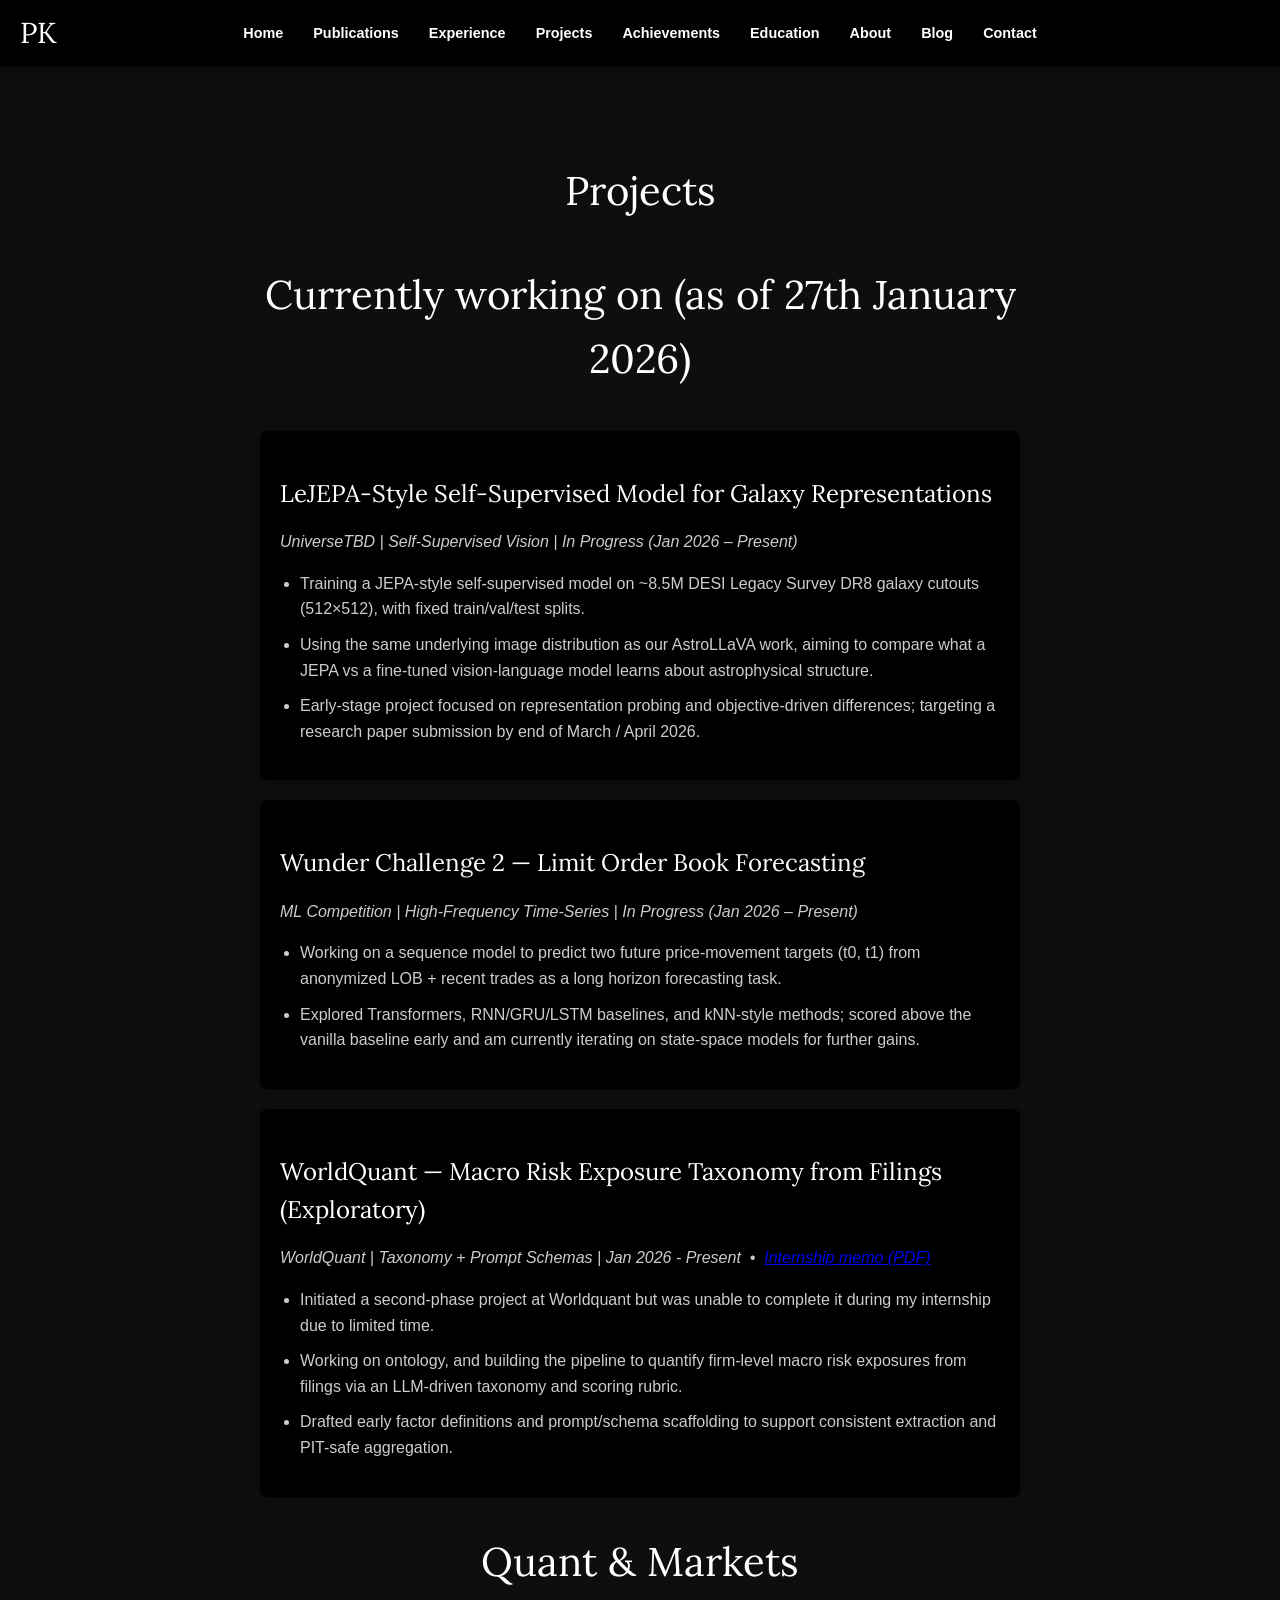
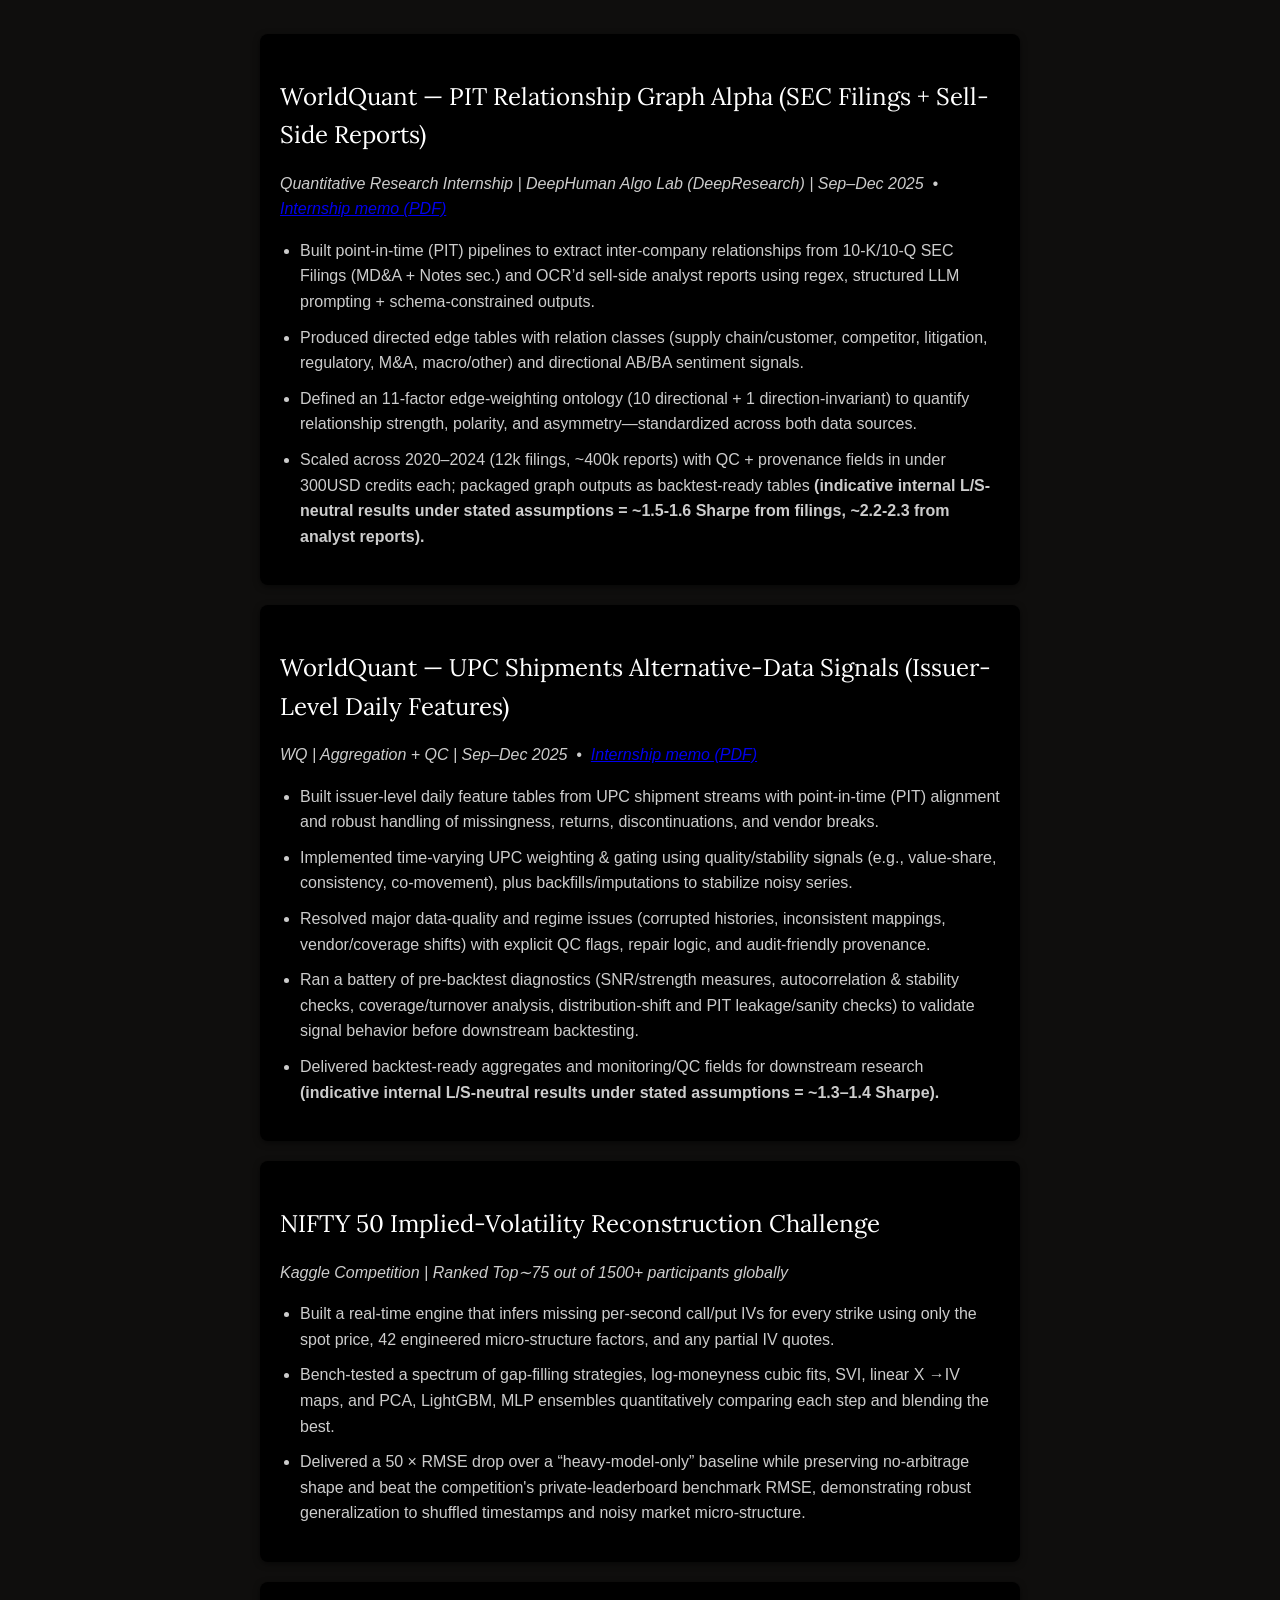
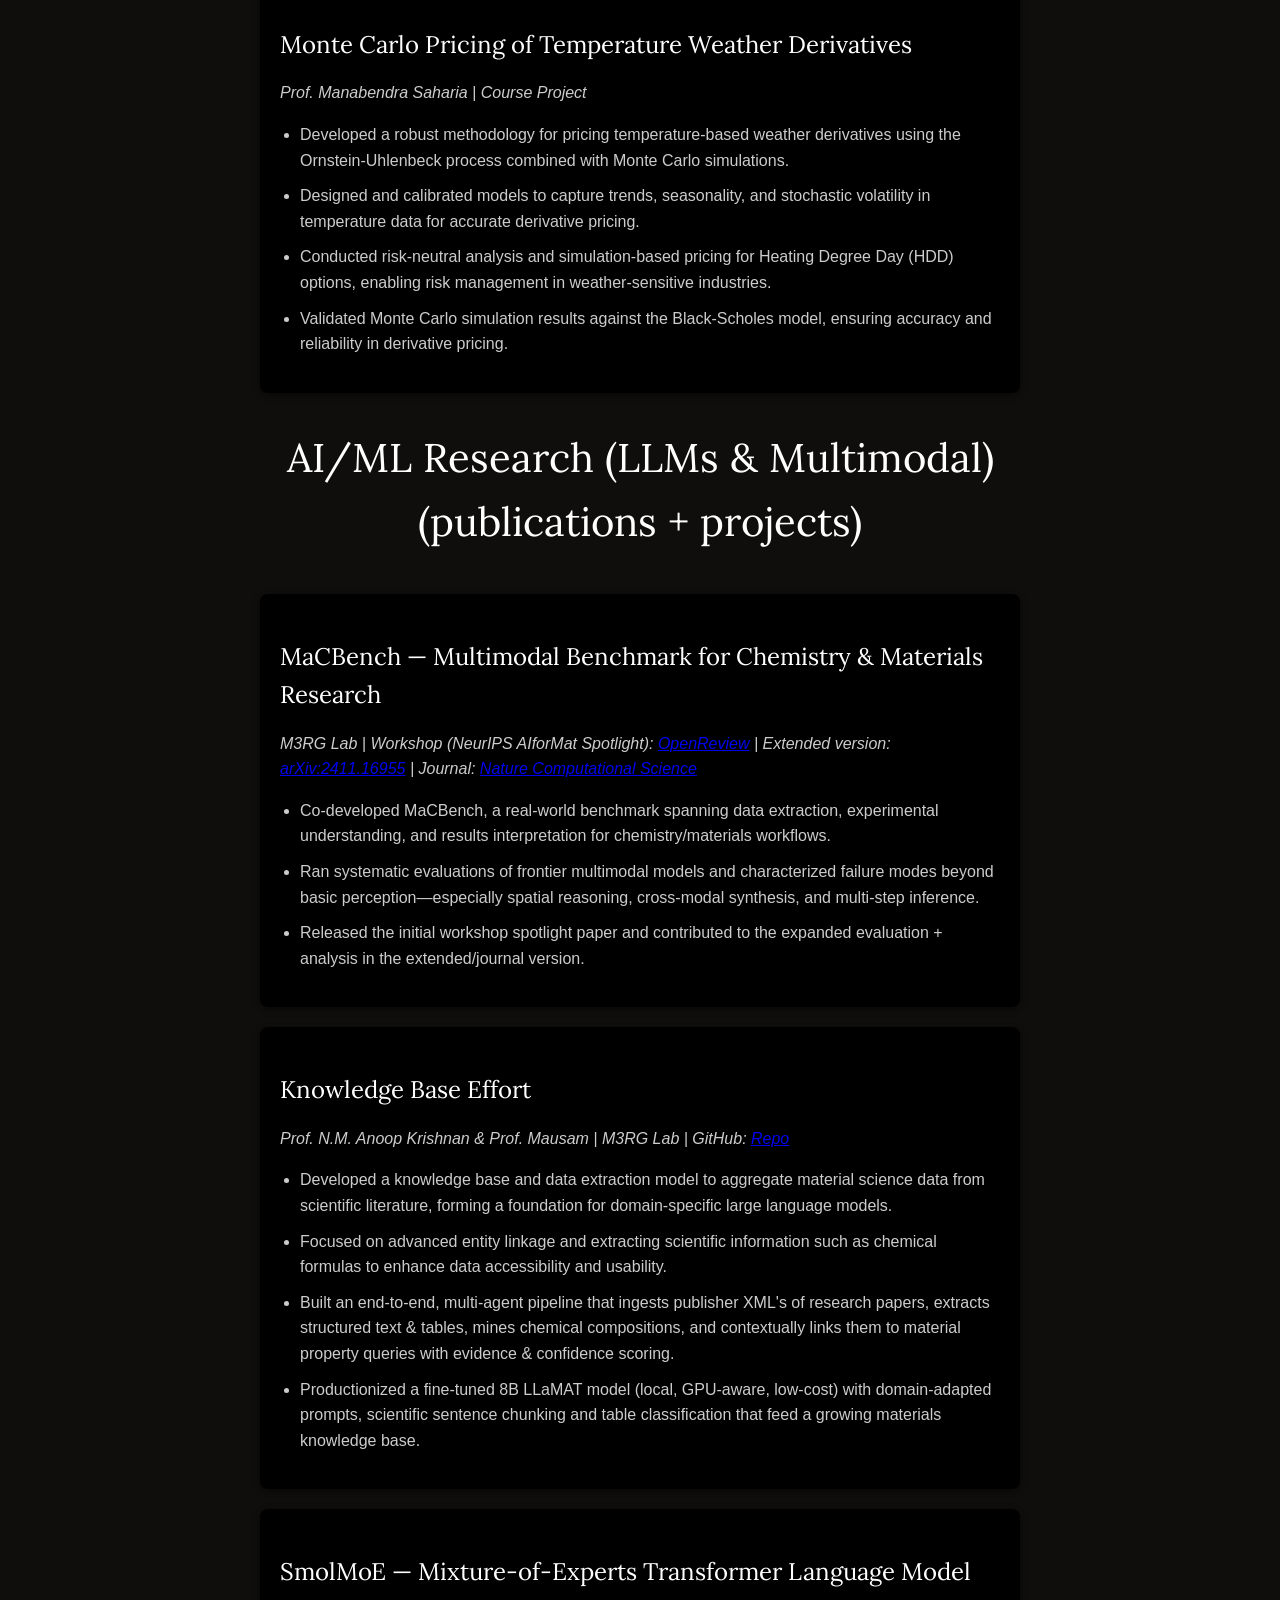
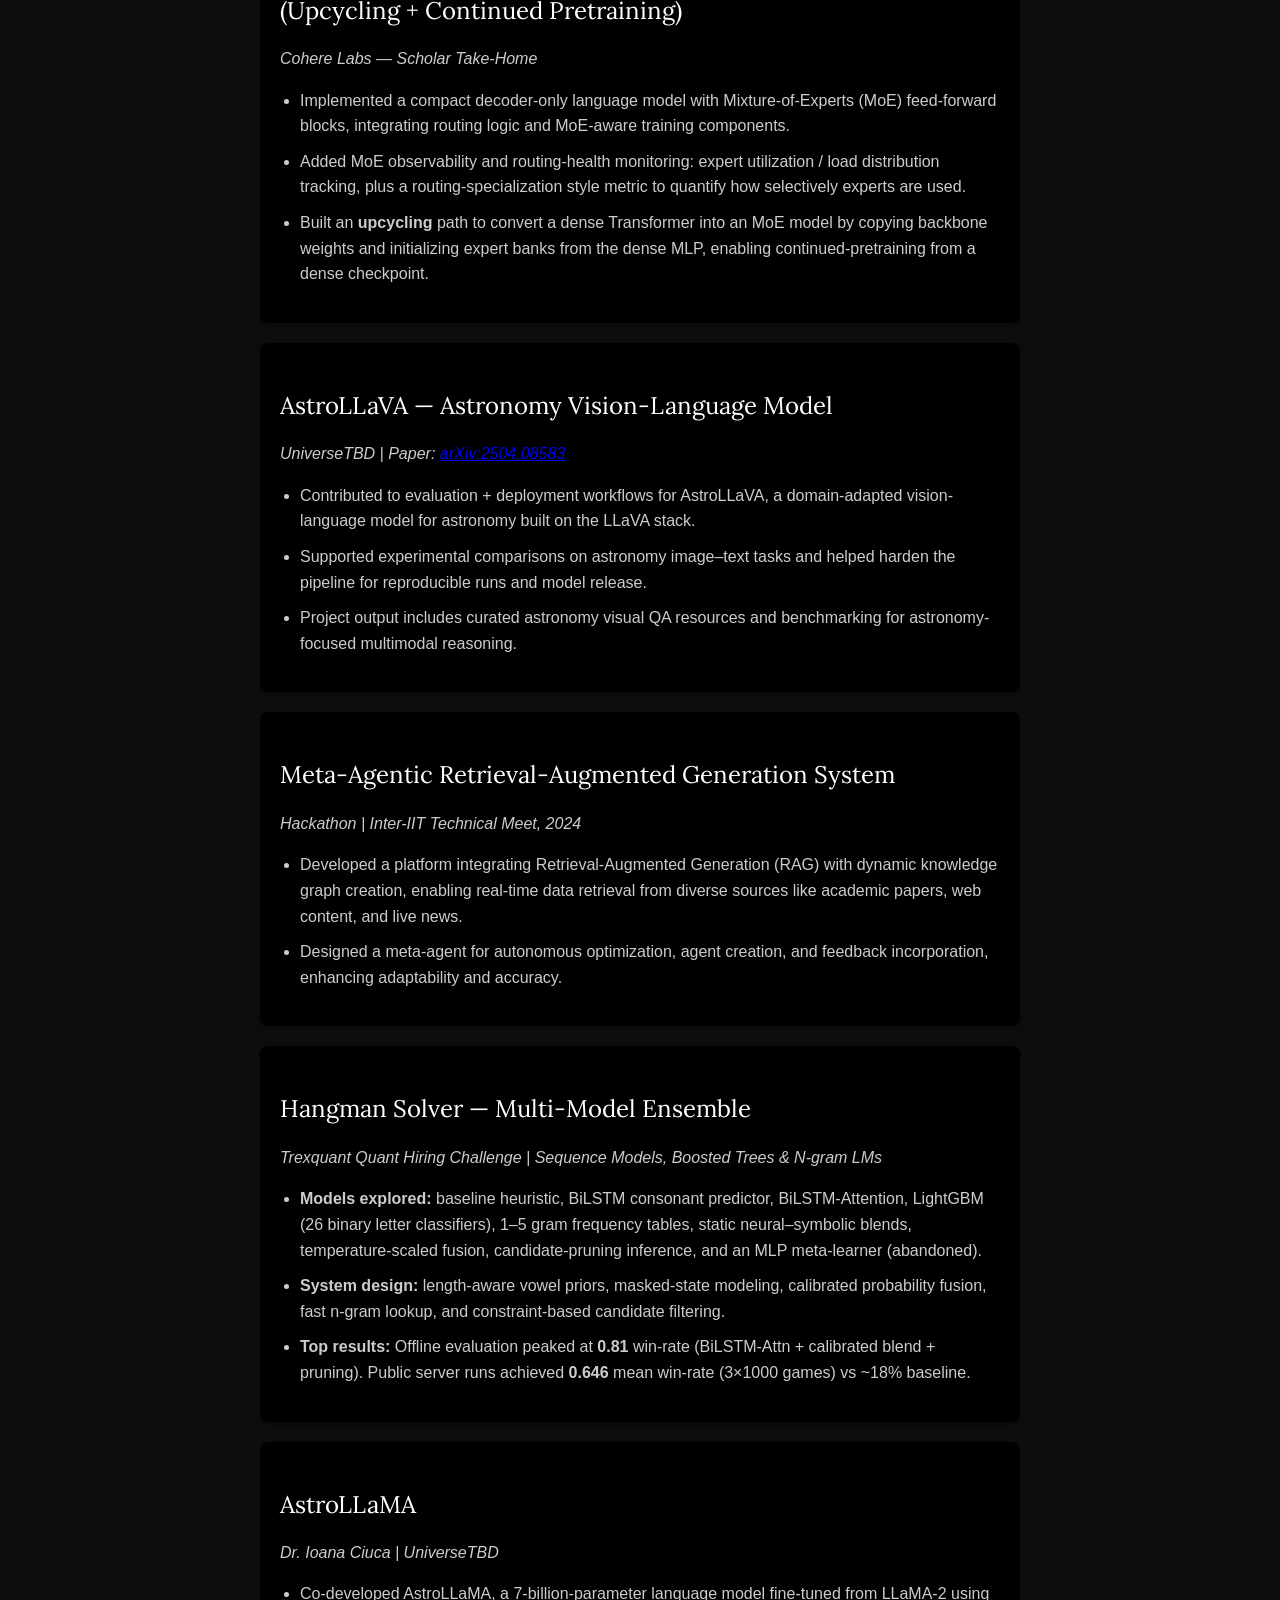
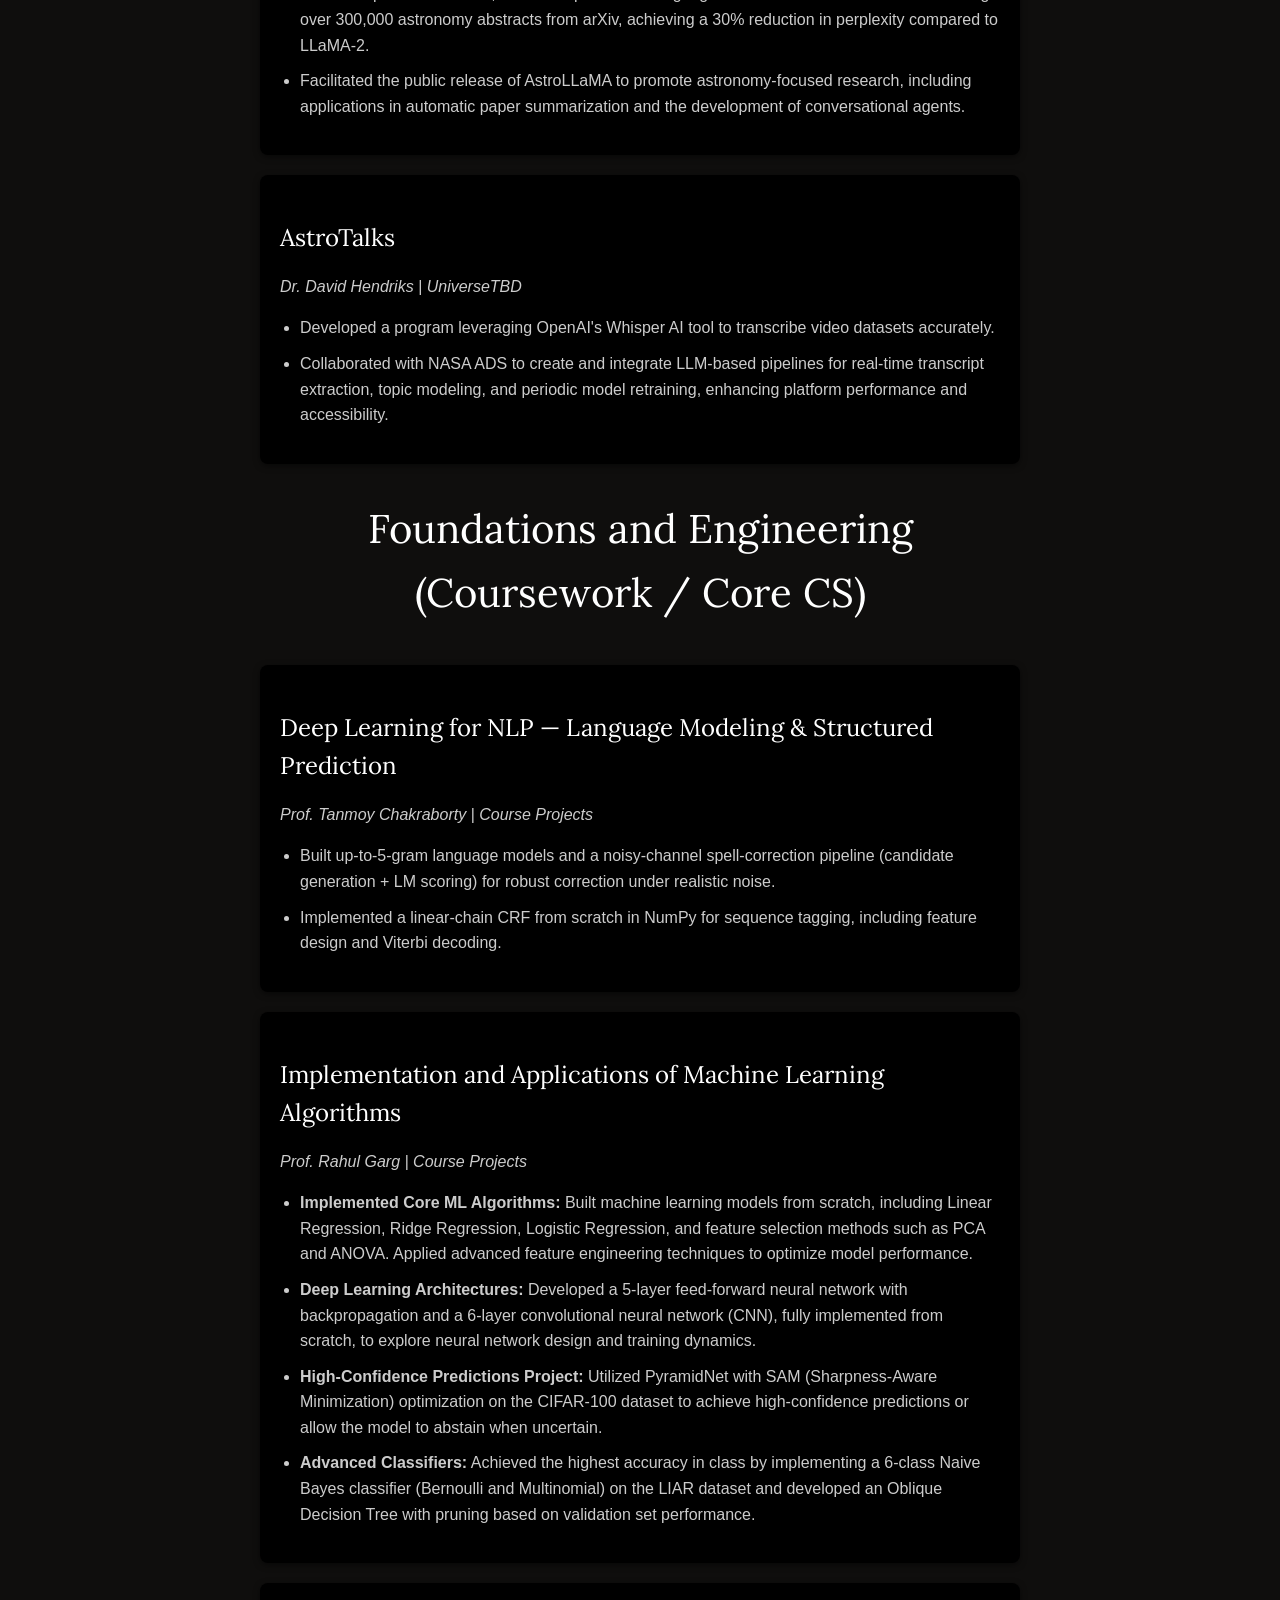
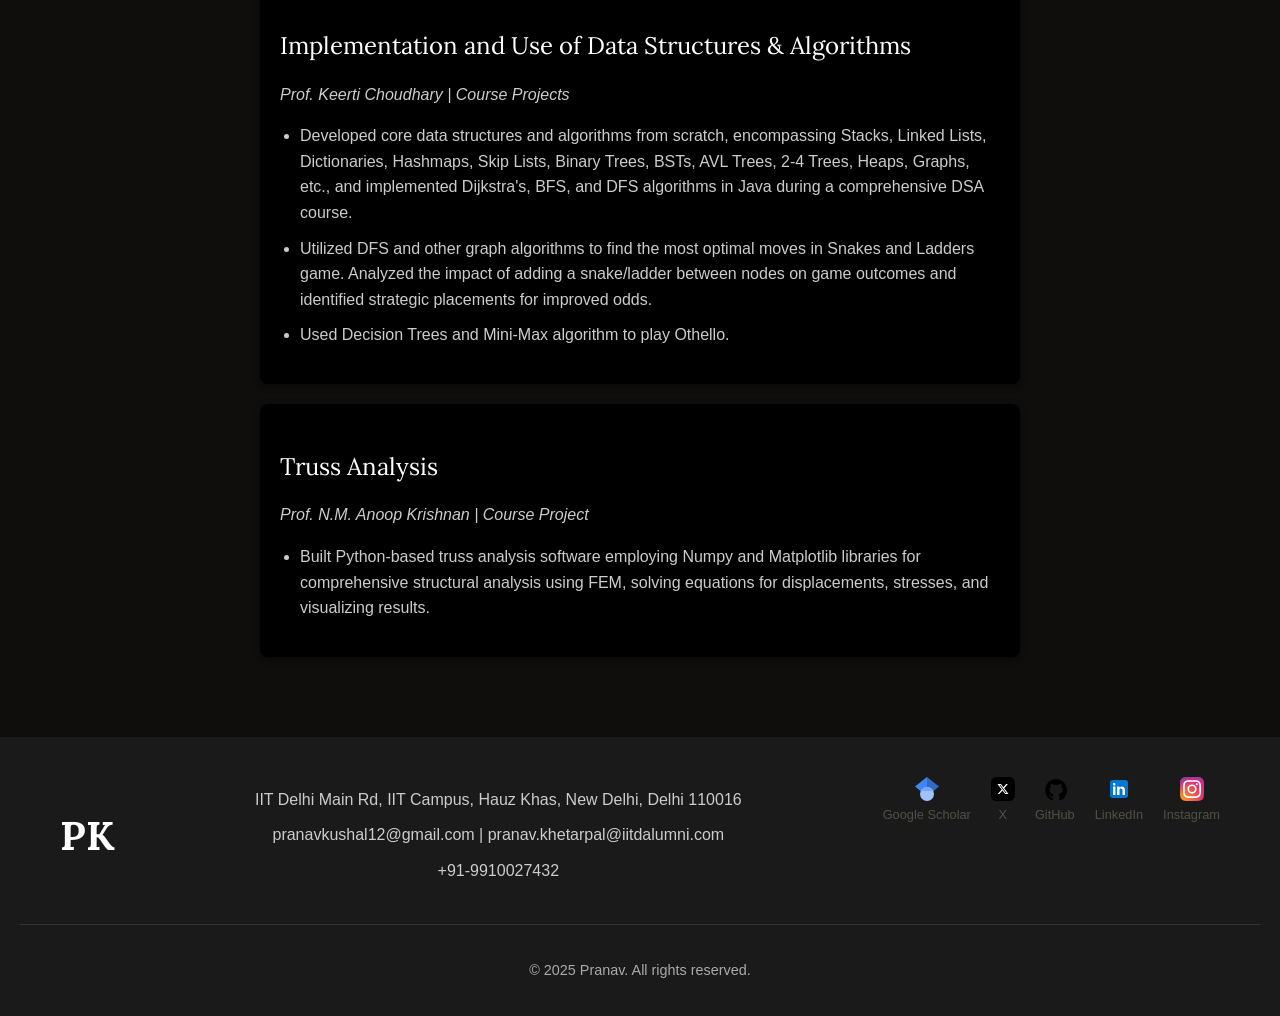
<file: projects.html>
<!DOCTYPE html>
<html lang="en">
<head>
  <meta charset="UTF-8" />
  <meta name="viewport" content="width=device-width, initial-scale=1.0"/>
  <title>Pranav - Projects</title>

  <!-- GitHub Pages path handling -->
  <script>
    // Function to get the correct base path for GitHub Pages
    function getBasePath() {
      const isGitHubPages = window.location.hostname.includes('github.io');
      return isGitHubPages ? '/my-webpage' : '';
    }
    
    // Create a variable we can use in our CSS link
    window.basePath = getBasePath();
    document.write('<link rel="stylesheet" href="' + window.basePath + '/css/styles.css" />');
  </script>

  <!-- Load Lora (for main body & headings) from Google Fonts -->
  <link
    href="https://fonts.googleapis.com/css2?family=Lora:wght@400;700&display=swap"
    rel="stylesheet"
  />

  <!-- Load Aileron from cdnfonts.com (for nav links & subhead) -->
  <link
    rel="stylesheet"
    href="https://fonts.cdnfonts.com/css/aileron"
  />
</head>
<body>
  
  <!-- Include Header -->
  <div data-include="header.html"></div>
  
   
<!-- Projects Section -->
<section id="projects">
    <h2>Projects</h2>

    <h2>Currently working on (as of 27th January 2026)</h2>
    <!-- Project Entry: LeJEPA on Galaxy Images (In Progress) -->
    <div class="project-entry">
      <h3>LeJEPA-Style Self-Supervised Model for Galaxy Representations</h3>
      <p class="project-subtitle">
        <em>UniverseTBD | Self-Supervised Vision | In Progress (Jan 2026 – Present)</em>
      </p>
      <ul class="project-details">
        <li>Training a JEPA-style self-supervised model on ~8.5M DESI Legacy Survey DR8 galaxy cutouts (512×512), with fixed train/val/test splits.</li>
        <li>Using the same underlying image distribution as our AstroLLaVA work, aiming to compare what a JEPA vs a fine-tuned vision-language model learns about astrophysical structure.</li>
        <li>Early-stage project focused on representation probing and objective-driven differences; targeting a research paper submission by end of March / April 2026.</li>
      </ul>
    </div>

    <!-- Project Entry: Wunder Fund Challenge 2 (In Progress) -->
    <div class="project-entry">
      <h3>Wunder Challenge 2 — Limit Order Book Forecasting</h3>
      <p class="project-subtitle">
        <em>ML Competition | High-Frequency Time-Series | In Progress (Jan 2026 – Present)</em>
      </p>
      <ul class="project-details">
        <li>Working on a sequence model to predict two future price-movement targets (t0, t1) from anonymized LOB + recent trades as a long horizon forecasting task.</li>
        <li>Explored Transformers, RNN/GRU/LSTM baselines, and kNN-style methods; scored above the vanilla baseline early and am currently iterating on state-space models for further gains.</li>
      </ul>
    </div>

    <!-- WorldQuant Project 3: Macro Risk Exposure Taxonomy (Exploratory) -->
    <div class="project-entry">
      <h3>WorldQuant — Macro Risk Exposure Taxonomy from Filings (Exploratory)</h3>
      <p class="project-subtitle">
        <em>WorldQuant | Taxonomy + Prompt Schemas | Jan 2026 - Present
          &nbsp;•&nbsp;
          <a href="assets/Pranav_Khetarpal_WorldQuant_Internship_Summary.pdf" target="_blank" rel="noopener">
            Internship memo (PDF)
          </a>
        </em>
      </p>
      <ul class="project-details">
        <li>Initiated a second-phase project at Worldquant but was unable to complete it during my internship due to limited time.</li>
        <li>Working on ontology, and building the pipeline to quantify firm-level macro risk exposures from filings via an LLM-driven taxonomy and scoring rubric.</li>
        <li>Drafted early factor definitions and prompt/schema scaffolding to support consistent extraction and PIT-safe aggregation.</li>
      </ul>
    </div>

    <h2>Quant & Markets</h2>

    <div id="worldquant">    

      <!-- WorldQuant Project 1: Relationship Graph (Filings + Sell-side + Ontology) -->
      <div class="project-entry">
        <h3>WorldQuant — PIT Relationship Graph Alpha (SEC Filings + Sell-Side Reports)</h3>
        <p class="project-subtitle">
          <em>
            Quantitative Research Internship | DeepHuman Algo Lab (DeepResearch) | Sep–Dec 2025
            &nbsp;•&nbsp;
            <a href="assets/Pranav_Khetarpal_WorldQuant_Internship_Summary.pdf" target="_blank" rel="noopener">
              Internship memo (PDF)
            </a>
          </em>
        </p>
        <ul class="project-details">
          <li>Built point-in-time (PIT) pipelines to extract inter-company relationships from 10-K/10-Q SEC Filings (MD&amp;A + Notes sec.) and OCR’d sell-side analyst reports using regex, structured LLM prompting + schema-constrained outputs.</li>
          <li>Produced directed edge tables with relation classes (supply chain/customer, competitor, litigation, regulatory, M&amp;A, macro/other) and directional AB/BA sentiment signals.</li>
          <li>Defined an 11-factor edge-weighting ontology (10 directional + 1 direction-invariant) to quantify relationship strength, polarity, and asymmetry—standardized across both data sources.</li>
          <li>Scaled across 2020–2024 (12k filings, ~400k reports) with QC + provenance fields in under 300USD credits each; packaged graph outputs as backtest-ready tables <strong>(indicative internal L/S-neutral results under stated assumptions = ~1.5-1.6 Sharpe from filings, ~2.2-2.3 from analyst reports).</strong></li>
        </ul>
      </div>

      <!-- WorldQuant Project 2: UPC Shipments Signals -->
      <div class="project-entry">
        <h3>WorldQuant — UPC Shipments Alternative-Data Signals (Issuer-Level Daily Features)</h3>
        <p class="project-subtitle">
          <em>WQ | Aggregation + QC | Sep–Dec 2025
            &nbsp;•&nbsp;
            <a href="assets/Pranav_Khetarpal_WorldQuant_Internship_Summary.pdf" target="_blank" rel="noopener">
              Internship memo (PDF)
            </a>
          </em>
        </p>
        <ul class="project-details">
          <li>Built issuer-level daily feature tables from UPC shipment streams with point-in-time (PIT) alignment and robust handling of missingness, returns, discontinuations, and vendor breaks.</li>
          <li>Implemented time-varying UPC weighting &amp; gating using quality/stability signals (e.g., value-share, consistency, co-movement), plus backfills/imputations to stabilize noisy series.</li>
          <li>Resolved major data-quality and regime issues (corrupted histories, inconsistent mappings, vendor/coverage shifts) with explicit QC flags, repair logic, and audit-friendly provenance.</li>
          <li>Ran a battery of pre-backtest diagnostics (SNR/strength measures, autocorrelation &amp; stability checks, coverage/turnover analysis, distribution-shift and PIT leakage/sanity checks) to validate signal behavior before downstream backtesting.</li>        
          <li>Delivered backtest-ready aggregates and monitoring/QC fields for downstream research <strong>(indicative internal L/S-neutral results under stated assumptions = ~1.3–1.4 Sharpe).</strong></li>
        </ul>
      </div>

    </div>

    <div class="project-entry">
      <h3>NIFTY 50 Implied-Volatility Reconstruction Challenge</h3>
      <p class="project-subtitle">
        <em>Kaggle Competition | Ranked Top∼75 out of 1500+ participants globally</em>
      </p>
      <ul class="project-details">
        <li>Built a real-time engine that infers missing per-second call/put IVs for every strike using only the spot price, 42 engineered micro-structure factors, and any partial IV quotes.</li>
        <li>Bench-tested a spectrum of gap-filling strategies, log-moneyness cubic fits, SVI, linear X →IV maps, and PCA, LightGBM, MLP ensembles quantitatively comparing each step and blending the best.</li>
        <li>Delivered a 50 × RMSE drop over a “heavy-model-only” baseline while preserving no-arbitrage shape and beat the competition's private-leaderboard benchmark RMSE, demonstrating robust generalization to shuffled timestamps and noisy market micro-structure.</li>
      </ul>
    </div>
    
    <!-- Project Entry 5 -->
    <div class="project-entry">
      <h3>Monte Carlo Pricing of Temperature Weather Derivatives</h3>
      <p class="project-subtitle">
        <em>Prof. Manabendra Saharia | Course Project</em>
      </p>
      <ul class="project-details">
        <li>Developed a robust methodology for pricing temperature-based weather derivatives using the Ornstein-Uhlenbeck process combined with Monte Carlo simulations.</li>
        <li>Designed and calibrated models to capture trends, seasonality, and stochastic volatility in temperature data for accurate derivative pricing.</li>
        <li>Conducted risk-neutral analysis and simulation-based pricing for Heating Degree Day (HDD) options, enabling risk management in weather-sensitive industries.</li>
        <li>Validated Monte Carlo simulation results against the Black-Scholes model, ensuring accuracy and reliability in derivative pricing.</li>
      </ul>
    </div>
    

    <div id="ai-ml">
    <h2>AI/ML Research (LLMs & Multimodal) (publications + projects)</h2>
    <!-- Project Entry (REPLACE): MaCBench -->
    <div class="project-entry">
      <h3>MaCBench — Multimodal Benchmark for Chemistry &amp; Materials Research</h3>
      <p class="project-subtitle">
        <em>
          M3RG Lab |
          Workshop (NeurIPS AIforMat Spotlight):
          <a href="https://openreview.net/forum?id=Q2PNocDcp6" target="_blank" rel="noopener">OpenReview</a>
          |
          Extended version:
          <a href="https://arxiv.org/abs/2411.16955" target="_blank" rel="noopener">arXiv:2411.16955</a>
          |
          Journal:
          <a href="https://www.nature.com/articles/s43588-025-00836-3" target="_blank" rel="noopener">Nature Computational Science</a>
        </em>
      </p>
      <ul class="project-details">
        <li>Co-developed MaCBench, a real-world benchmark spanning data extraction, experimental understanding, and results interpretation for chemistry/materials workflows.</li>
        <li>Ran systematic evaluations of frontier multimodal models and characterized failure modes beyond basic perception—especially spatial reasoning, cross-modal synthesis, and multi-step inference.</li>
        <li>Released the initial workshop spotlight paper and contributed to the expanded evaluation + analysis in the extended/journal version.</li>
      </ul>
    </div>
        
    <!-- Project Entry 2 -->
    <div class="project-entry">
      <h3>Knowledge Base Effort</h3>
      <p class="project-subtitle">
        <em>Prof. N.M. Anoop Krishnan & Prof. Mausam | M3RG Lab | GitHub: <a href="https://github.com/pranavktrpl/complete-llamat-pipeline" rel="noopener">Repo</a></em>
      </p>
      <ul class="project-details">
        <li>Developed a knowledge base and data extraction model to aggregate material science data from scientific literature, forming a foundation for domain-specific large language models.</li>
        <li>Focused on advanced entity linkage and extracting scientific information such as chemical formulas to enhance data accessibility and usability.</li>
        <li>Built an end-to-end, multi-agent pipeline that ingests publisher XML's of research papers, extracts structured text & tables, mines chemical compositions, and contextually links them to material property queries with evidence & confidence scoring.</li>
        <li>Productionized a fine-tuned 8B LLaMAT model (local, GPU-aware, low-cost) with domain-adapted prompts, scientific sentence chunking and table classification that feed a growing materials knowledge base.</li>
      </ul>
    </div>


    <!-- Project Entry: SmolMoE -->
    <div class="project-entry">
      <h3>SmolMoE — Mixture-of-Experts Transformer Language Model (Upcycling + Continued Pretraining)</h3>
      <p class="project-subtitle">
        <em> Cohere Labs — Scholar Take-Home</em>
      </p>
      <ul class="project-details">
        <li>Implemented a compact decoder-only language model with Mixture-of-Experts (MoE) feed-forward blocks, integrating routing logic and MoE-aware training components.</li>
        <li>Added MoE observability and routing-health monitoring: expert utilization / load distribution tracking, plus a routing-specialization style metric to quantify how selectively experts are used.</li>
        <li>Built an <strong>upcycling</strong> path to convert a dense Transformer into an MoE model by copying backbone weights and initializing expert banks from the dense MLP, enabling continued-pretraining from a dense checkpoint.</li>
      </ul>
    </div>

    
    <!-- Project Entry: AstroLLaVA -->
    <div class="project-entry">
      <h3>AstroLLaVA — Astronomy Vision-Language Model</h3>
      <p class="project-subtitle">
        <em>
          UniverseTBD | Paper:
          <a href="https://arxiv.org/abs/2504.08583" target="_blank" rel="noopener">arXiv:2504.08583</a>
        </em>
      </p>
      <ul class="project-details">
        <li>Contributed to evaluation + deployment workflows for AstroLLaVA, a domain-adapted vision-language model for astronomy built on the LLaVA stack.</li>
        <li>Supported experimental comparisons on astronomy image–text tasks and helped harden the pipeline for reproducible runs and model release.</li>
        <li>Project output includes curated astronomy visual QA resources and benchmarking for astronomy-focused multimodal reasoning.</li>
      </ul>
    </div>

    
    <!-- Project Entry 3 -->
    <div class="project-entry">
      <h3>Meta-Agentic Retrieval-Augmented Generation System</h3>
      <p class="project-subtitle">
        <em>Hackathon | Inter-IIT Technical Meet, 2024</em>
      </p>
      <ul class="project-details">
        <li>Developed a platform integrating Retrieval-Augmented Generation (RAG) with dynamic knowledge graph creation, enabling real-time data retrieval from diverse sources like academic papers, web content, and live news.</li>
        <li>Designed a meta-agent for autonomous optimization, agent creation, and feedback incorporation, enhancing adaptability and accuracy.</li>
      </ul>
    </div>

    <!-- Project Entry: Trexquant (Hangman / Joining Test) -->
    <div class="project-entry">
      <h3>Hangman Solver — Multi-Model Ensemble</h3>
      <p class="project-subtitle">
        <em>Trexquant Quant Hiring Challenge | Sequence Models, Boosted Trees & N-gram LMs</em>
      </p>
      <ul class="project-details">
        <li><strong>Models explored:</strong> baseline heuristic, BiLSTM consonant predictor, BiLSTM-Attention, LightGBM (26 binary letter classifiers), 1–5 gram frequency tables, static neural–symbolic blends, temperature-scaled fusion, candidate-pruning inference, and an MLP meta-learner (abandoned).</li>
    
        <li><strong>System design:</strong> length-aware vowel priors, masked-state modeling, calibrated probability fusion, fast n-gram lookup, and constraint-based candidate filtering.</li>
    
        <li><strong>Top results:</strong>
          Offline evaluation peaked at <strong>0.81</strong> win-rate (BiLSTM-Attn + calibrated blend + pruning).
          Public server runs achieved <strong>0.646</strong> mean win-rate (3×1000 games) vs ~18% baseline.
        </li>
      </ul>
    </div>
        
    <!-- Project Entry 4 -->
    <div class="project-entry">
      <h3>AstroLLaMA</h3>
      <p class="project-subtitle">
        <em>Dr. Ioana Ciuca | UniverseTBD</em>
      </p>
      <ul class="project-details">
        <li>Co-developed AstroLLaMA, a 7-billion-parameter language model fine-tuned from LLaMA-2 using over 300,000 astronomy abstracts from arXiv, achieving a 30% reduction in perplexity compared to LLaMA-2.</li>
        <li>Facilitated the public release of AstroLLaMA to promote astronomy-focused research, including applications in automatic paper summarization and the development of conversational agents.</li>
      </ul>
    </div>

    <!-- Project Entry 7 -->
    <div class="project-entry">
      <h3>AstroTalks</h3>
      <p class="project-subtitle">
        <em>Dr. David Hendriks | UniverseTBD</em>
      </p>
      <ul class="project-details">
        <li>Developed a program leveraging OpenAI's Whisper AI tool to transcribe video datasets accurately.</li>
        <li>Collaborated with NASA ADS to create and integrate LLM-based pipelines for real-time transcript extraction, topic modeling, and periodic model retraining, enhancing platform performance and accessibility.</li>
      </ul>
    </div>

    </div>
    <h2>Foundations and Engineering (Coursework / Core CS)</h2>

    <!-- Coursework Project: Deep Learning for NLP -->
    <div class="project-entry">
      <h3>Deep Learning for NLP — Language Modeling & Structured Prediction</h3>
      <p class="project-subtitle">
        <em>Prof. Tanmoy Chakraborty | Course Projects</em>
      </p>
      <ul class="project-details">
        <li>Built up-to-5-gram language models and a noisy-channel spell-correction pipeline (candidate generation + LM scoring) for robust correction under realistic noise.</li>
        <li>Implemented a linear-chain CRF from scratch in NumPy for sequence tagging, including feature design and Viterbi decoding.</li>
      </ul>
    </div>
        
    <!-- Project Entry 6 -->
    <div class="project-entry">
      <h3>Implementation and Applications of Machine Learning Algorithms</h3>
      <p class="project-subtitle">
        <em>Prof. Rahul Garg | Course Projects</em>
      </p>
      <ul class="project-details">
        <li><strong>Implemented Core ML Algorithms:</strong> Built machine learning models from scratch, including Linear Regression, Ridge Regression, Logistic Regression, and feature selection methods such as PCA and ANOVA. Applied advanced feature engineering techniques to optimize model performance.</li>
        <li><strong>Deep Learning Architectures:</strong> Developed a 5-layer feed-forward neural network with backpropagation and a 6-layer convolutional neural network (CNN), fully implemented from scratch, to explore neural network design and training dynamics.</li>
        <li><strong>High-Confidence Predictions Project:</strong> Utilized PyramidNet with SAM (Sharpness-Aware Minimization) optimization on the CIFAR-100 dataset to achieve high-confidence predictions or allow the model to abstain when uncertain.</li>
        <li><strong>Advanced Classifiers:</strong> Achieved the highest accuracy in class by implementing a 6-class Naive Bayes classifier (Bernoulli and Multinomial) on the LIAR dataset and developed an Oblique Decision Tree with pruning based on validation set performance.</li>
      </ul>
    </div>
        
    <!-- Project Entry 8 -->
    <div class="project-entry">
      <h3>Implementation and Use of Data Structures & Algorithms</h3>
      <p class="project-subtitle">
        <em>Prof. Keerti Choudhary | Course Projects</em>
      </p>
      <ul class="project-details">
        <li>Developed core data structures and algorithms from scratch, encompassing Stacks, Linked Lists, Dictionaries, Hashmaps, Skip Lists, Binary Trees, BSTs, AVL Trees, 2-4 Trees, Heaps, Graphs, etc., and implemented Dijkstra's, BFS, and DFS algorithms in Java during a comprehensive DSA course.</li>
        <li>Utilized DFS and other graph algorithms to find the most optimal moves in Snakes and Ladders game. Analyzed the impact of adding a snake/ladder between nodes on game outcomes and identified strategic placements for improved odds.</li>
        <li>Used Decision Trees and Mini-Max algorithm to play Othello.</li>
      </ul>
    </div>
    
    <!-- Project Entry 9 -->
    <div class="project-entry">
      <h3>Truss Analysis</h3>
      <p class="project-subtitle">
        <em>Prof. N.M. Anoop Krishnan | Course Project</em>
      </p>
      <ul class="project-details">
        <li>Built Python-based truss analysis software employing Numpy and Matplotlib libraries for comprehensive structural analysis using FEM, solving equations for displacements, stresses, and visualizing results.</li>
      </ul>
    </div>
    
  </section>
  
  <!-- Include Footer -->
  <div data-include="footer.html"></div>

  <!-- Include Header and Footer JavaScript -->
  <script src="js/header.js"></script>
</body>
</html>
</file>
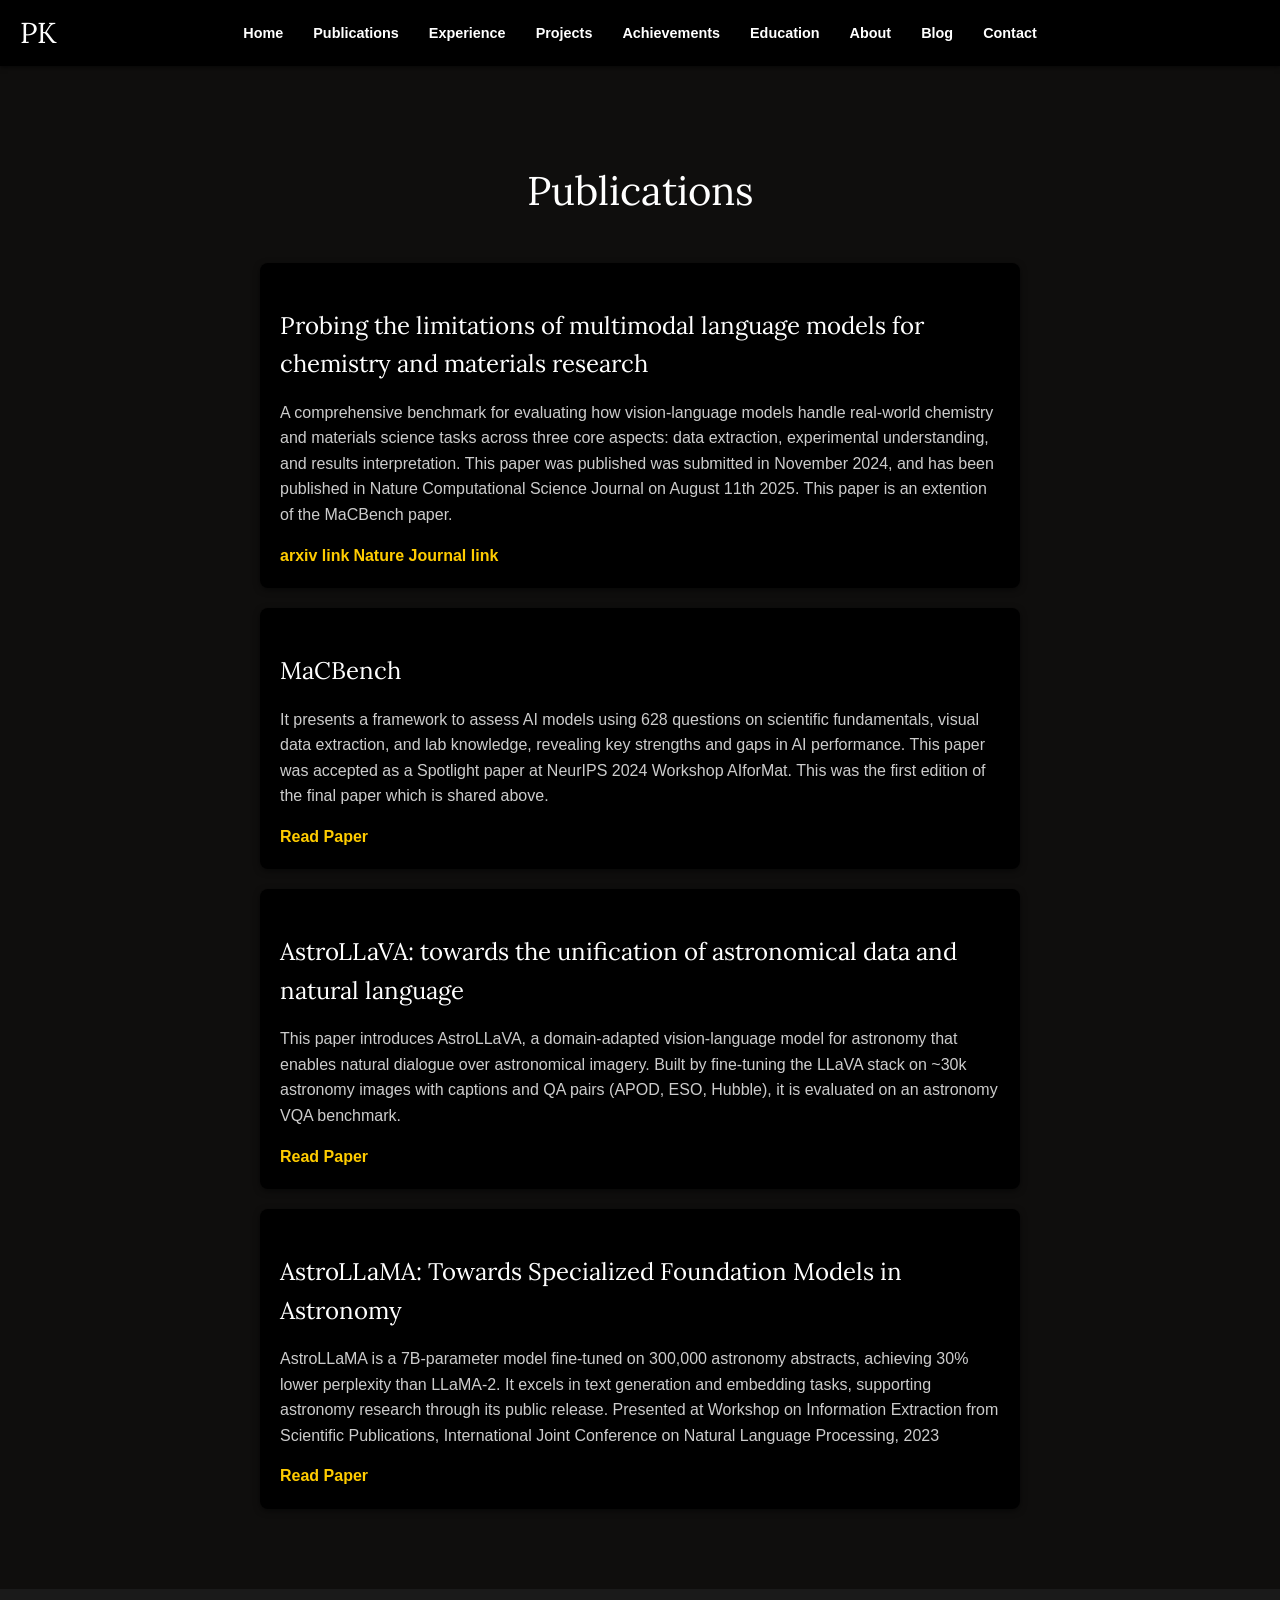
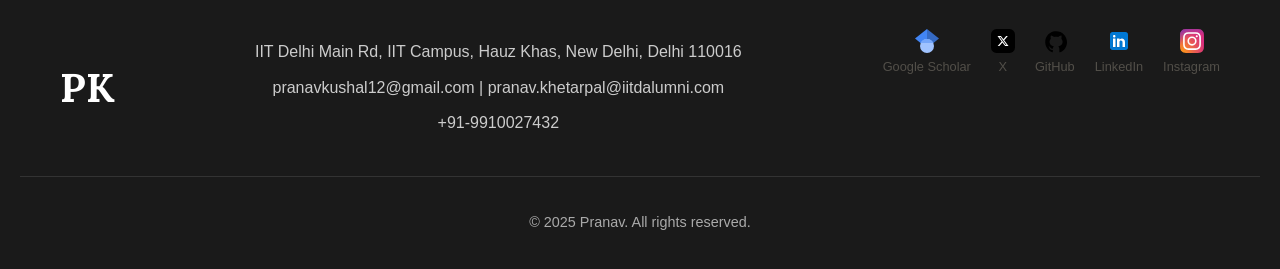
<file: publications.html>
<!DOCTYPE html>
<html lang="en">
<head>
  <meta charset="UTF-8" />
  <meta name="viewport" content="width=device-width, initial-scale=1.0"/>
  <title>Pranav - Publications</title>

  <!-- GitHub Pages path handling -->
  <script>
    // Function to get the correct base path for GitHub Pages
    function getBasePath() {
      const isGitHubPages = window.location.hostname.includes('github.io');
      return isGitHubPages ? '/my-webpage' : '';
    }
    
    // Create a variable we can use in our CSS link
    window.basePath = getBasePath();
    document.write('<link rel="stylesheet" href="' + window.basePath + '/css/styles.css" />');
  </script>

  <!-- Load Lora (for main body & headings) from Google Fonts -->
  <link
    href="https://fonts.googleapis.com/css2?family=Lora:wght@400;700&display=swap"
    rel="stylesheet"
  />

  <!-- Load Aileron from cdnfonts.com (for nav links & subhead) -->
  <link
    rel="stylesheet"
    href="https://fonts.cdnfonts.com/css/aileron"
  />
</head>
<body>
  
  <!-- Include Header -->
  <div data-include="header.html"></div>
  
<!-- Publications Section -->
<section id="Publications">
    <h2>Publications</h2>
    
    <!-- Publication Entry 1 -->
    <div class="publication">
      <h3>Probing the limitations of multimodal language models for chemistry and materials research</h3>
      <p class="publication-description">
        A comprehensive benchmark for evaluating how vision-language models handle real-world chemistry and materials science tasks across three core aspects: data extraction, experimental understanding, and results interpretation.
        This paper was published was submitted in November 2024, and has been published in Nature Computational Science Journal on August 11th 2025. This paper is an extention of the MaCBench paper.
    </p>
      <a href="https://arxiv.org/abs/2411.16955" target="_blank" class="publication-link">arxiv link</a>
      <a href="https://www.nature.com/articles/s43588-025-00836-3" target="_blank" class="publication-link">Nature Journal link</a>
    </div>
    
    <!-- Publication Entry 2 -->
    <div class="publication">
      <h3>MaCBench</h3>
      <p class="publication-description">
        It presents a framework to assess AI models using 628 questions on scientific fundamentals, visual data extraction, and lab knowledge, revealing key strengths and gaps in AI performance.
        This paper was accepted as a Spotlight paper at NeurIPS 2024 Workshop AIforMat. This was the first edition of the final paper which is shared above.
      </p>
      <a href="https://openreview.net/forum?id=Q2PNocDcp6" target="_blank" class="publication-link">Read Paper</a>
    </div>

    <div class="publication">
      <h3>AstroLLaVA: towards the unification of astronomical data and natural language</h3>
      <p class="publication-description">
        This paper introduces AstroLLaVA, a domain-adapted vision-language model for astronomy that enables natural dialogue over astronomical imagery. Built by fine-tuning the LLaVA stack on ~30k astronomy images with captions and QA pairs (APOD, ESO, Hubble), it is evaluated on an astronomy VQA benchmark.
      </p>
      <a href="https://arxiv.org/abs/2504.08583" target="_blank" class="publication-link">Read Paper</a>
    </div>
    
    <!-- Publication Entry 2 -->
    <div class="publication">
        <h3>AstroLLaMA: Towards Specialized Foundation Models in Astronomy</h3>
        <p class="publication-description">
            AstroLLaMA is a 7B-parameter model fine-tuned on 300,000 astronomy abstracts, achieving 30% lower perplexity than LLaMA-2. It excels in text generation and embedding tasks, supporting astronomy research through its public release.
            Presented at Workshop on Information Extraction from Scientific Publications, International Joint Conference on Natural Language Processing, 2023
        </p>
        <a href="https://arxiv.org/abs/2309.06126" target="_blank" class="publication-link">Read Paper</a>
    </div>
      
  </section>

  <!-- Include Footer -->
  <div data-include="footer.html"></div>

  <!-- Include Header and Footer JavaScript -->
  <script src="js/header.js"></script>
</body>
</html>
</file>
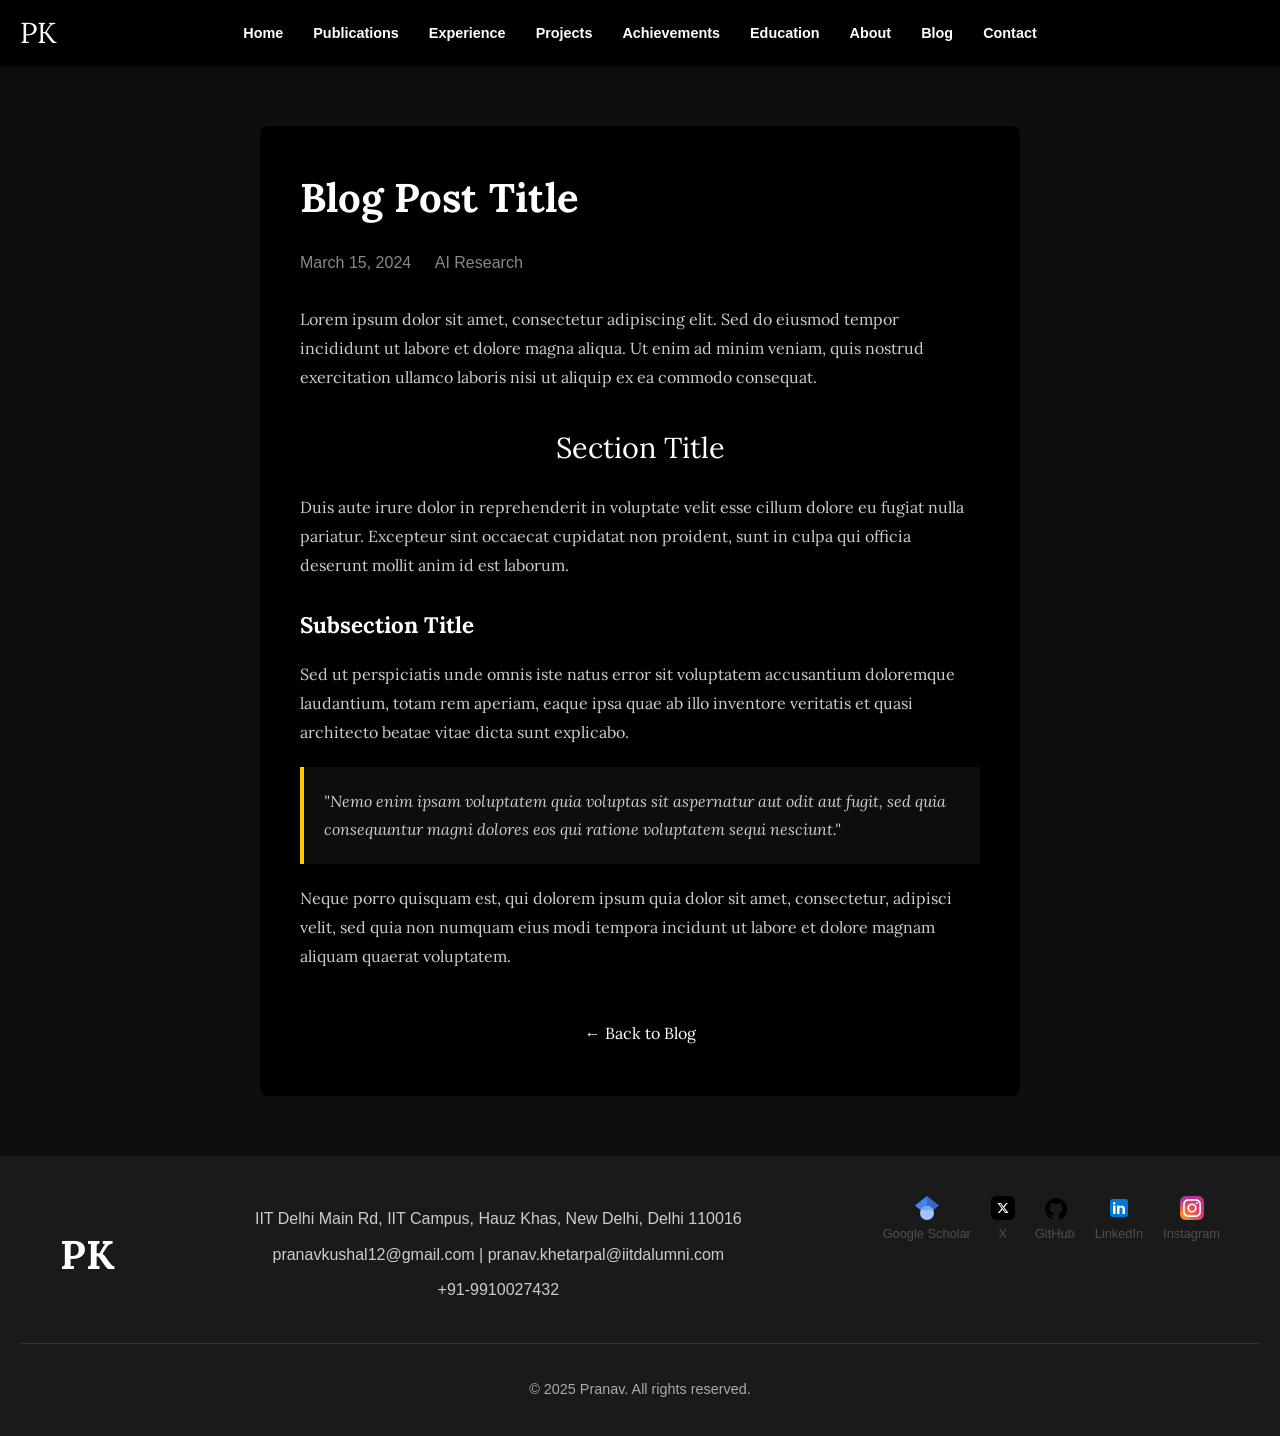
<file: blog-posts/template.html>
<!DOCTYPE html>
<html lang="en">
<head>
  <meta charset="UTF-8" />
  <meta name="viewport" content="width=device-width, initial-scale=1.0"/>
  <title>Pranav - Blog Post</title>

  <!-- Main CSS file -->
  <link rel="stylesheet" href="../../css/styles.css" />

  <!-- Load Lora (for main body & headings) from Google Fonts -->
  <link
    href="https://fonts.googleapis.com/css2?family=Lora:wght@400;700&display=swap"
    rel="stylesheet"
  />

  <!-- Load Aileron from cdnfonts.com (for nav links & subhead) -->
  <link
    rel="stylesheet"
    href="https://fonts.cdnfonts.com/css/aileron"
  />
</head>
<body>
  
  <!-- Include Header -->
  <div data-include="../../header.html"></div>
  
  <!-- Blog Post Section -->
  <section id="blog-post">
    <div class="blog-post-container">
      <h1>Blog Post Title</h1>
      <p class="blog-post-meta">
        <span class="blog-post-date">March 15, 2024</span>
        <span class="blog-post-category">AI Research</span>
      </p>
      
      <div class="blog-post-content">
        <p>Lorem ipsum dolor sit amet, consectetur adipiscing elit. Sed do eiusmod tempor incididunt ut labore et dolore magna aliqua. Ut enim ad minim veniam, quis nostrud exercitation ullamco laboris nisi ut aliquip ex ea commodo consequat.</p>
        
        <h2>Section Title</h2>
        <p>Duis aute irure dolor in reprehenderit in voluptate velit esse cillum dolore eu fugiat nulla pariatur. Excepteur sint occaecat cupidatat non proident, sunt in culpa qui officia deserunt mollit anim id est laborum.</p>
        
        <h3>Subsection Title</h3>
        <p>Sed ut perspiciatis unde omnis iste natus error sit voluptatem accusantium doloremque laudantium, totam rem aperiam, eaque ipsa quae ab illo inventore veritatis et quasi architecto beatae vitae dicta sunt explicabo.</p>
        
        <blockquote>
          "Nemo enim ipsam voluptatem quia voluptas sit aspernatur aut odit aut fugit, sed quia consequuntur magni dolores eos qui ratione voluptatem sequi nesciunt."
        </blockquote>
        
        <p>Neque porro quisquam est, qui dolorem ipsum quia dolor sit amet, consectetur, adipisci velit, sed quia non numquam eius modi tempora incidunt ut labore et dolore magnam aliquam quaerat voluptatem.</p>
      </div>
      
      <div class="blog-post-navigation">
        <a href="../blog.html" class="back-to-blog">← Back to Blog</a>
      </div>
    </div>
  </section>
  
  <!-- Include Footer -->
  <div data-include="../../footer.html"></div>

  <!-- Include Header and Footer JavaScript -->
  <script src="../../js/header.js"></script>
</body>
</html>
</file>
<file: css/styles.css>
/* Apply a global box-sizing rule for consistency */
*,
*::before,
*::after {
  box-sizing: border-box;
}

/* Define your "gray-950-ink" for the overall background */
:root {
  --color-gray-950-ink: 15 14 13; /* Or your desired values */
}

/* Body uses Lora and a custom ink background */
body {
  margin: 0;
  padding: 0;
  color: #ffffff;
  font-family: 'Lora', serif;
  line-height: 1.6;

  /* Use custom property for background color */
  --tw-bg-opacity: 1;
  background-color: rgb(var(--color-gray-950-ink) / var(--tw-bg-opacity));
}

/* Header bar in pure black, positioned */
header {
  position: relative; 
  background-color: #000000;
  padding: 20px 0;
  box-shadow: 0 2px 4px rgba(0, 0, 0, 0.5);
  /* Sticky if you prefer:
     position: sticky; top: 0; z-index: 1000; 
  */
}

/* Brand (Pranav) in top-left, slightly larger */
.brand {
  position: absolute;
  left: 20px;
  top: 50%;
  transform: translateY(-50%);
  font-size: 1.8em; /* Slightly bigger than 1.5em */
  font-weight: 10;
  color: #ffffff;
}

/* Center the navigation */
nav {
  display: flex;
  justify-content: center;
}

/* Clear out default list styling and spacing */
nav ul {
  list-style: none;
  margin: 0;
  padding: 0;
  display: flex;
}

/* Each nav item spaced horizontally */
nav ul li {
  margin: 0 15px;
}

/* Nav links use Aileron and smaller text */
nav ul li a {
  font-family: 'Aileron', sans-serif; /* Aileron for nav links */
  font-size: 0.9em;                   /* Slightly smaller */
  color: #ffffff;
  text-decoration: none;
  font-weight: 600;
  transition: color 0.3s;
}

nav ul li a:hover {
  color: #ffcc00; /* Hover color */
}

/* Hero Section */
#hero {
  text-align: center;
  color: #ffffff;
  /* If you want extra top/bottom space:
     padding: 100px 20px; 
  */
}

/* Main hero heading uses Lora bold */
#hero h1 {
  margin: 0;
  font-size: 3em;
  font-weight: 10; 
}

/* Hero subheading uses Aileron SemiBold */
#hero p {
  font-family: 'Aileron', sans-serif;
  font-weight: 600;
  font-size: 1.1em;
  color: #cccccc;
  margin-top: 20px;
}

/* About photo can be circular, if you like */
.about-photo {
  display: block;
  max-width: 200px;
  margin: 0 auto; /* overridden by .profile-card if needed */
  border-radius: 50%;
  /* border: 2px solid #ffffff; optional */
}

/* Profile card in About section */
.profile-card {
  display: flex;
  align-items: center;
  background-color: #000; /* or #1a1a1a */
  padding: 20px;
  border-radius: 8px;
  box-shadow: 0 2px 6px rgba(0, 0, 0, 0.5);
  margin-bottom: 2em; /* space before next paragraph */
}

.profile-img {
  flex: 0 0 auto;
  margin-right: 20px;
}

.profile-details {
  flex: 1;
}

/* Large name in the card */
.profile-name {
  margin: 0;
  font-size: 1.8em;
  font-weight: 10;
  line-height: 1.2;
}

/* Subtitle or role */
.profile-title {
  margin: 10px 0 5px;
  font-size: 1.3em;
  font-weight: 10;
  color: #cccccc;
}

/* Past experience in smaller text or lighter color */
.profile-past {
  margin: 5px 0 0px;
  font-size: 1em;
  color: #888888;
}
.profile-past-l2 {
  margin: 0px 0 20px;
  font-size: 1em;
  color: #888888;
}


/* Social icons row */
.profile-social {
  display: flex;
  align-items: center;
  gap: 15px;
}

/* Each social link / icon style */
.social-link svg,
.social-link img {
  width: 24px;
  height: 24px;
  display: block;
  /* If your SVG path is black, you can invert it, etc. 
     But here the fill is #524F49, so do as you like. */
}

/* Education Section */
#education {
  margin-bottom: 60px;
}

#education h2 {
  text-align: center;
  margin-bottom: 40px;
  font-size: 2.5em; 
  font-weight: 10; /* Lora Bold or your serif of choice */
}

/* Individual Education Entry */
.education-entry {
  margin-bottom: 20px;
  font-family: 'Lora', serif;
}

.education-entry h3 {
  font-family: 'Lora', serif;
  font-size: 1.3em;
  font-weight: 10;
  margin-bottom: 5px;
}

.education-entry .School {
  font-family: 'Aileron', sans-serif;
  color: #cccccc;
  font-size: 1em;
  margin: 5px 0;
}

.education-entry .meta {
  color: #cccccc;
  font-size: 0.9em;
  display: flex;
  flex-wrap: wrap;
  justify-content: space-between;
  margin-top: 5px;
}

.education-entry .meta .detail {
  font-family: 'Aileron', sans-serif;
  color: #cccccc;
}

/* Scholastic Achievements List Styling */
.achievements-list {
  list-style-type: disc; /* Default bullet points */
  /* padding-left: 40px;    Indent the list for better readability */
  color: #cccccc;        /* Match the text color with other sections */
  font-family: 'Aileron', sans-serif; /* Ensure it uses the main body font */
  font-size: 1em;        /* Maintain consistent font size */
}

.achievements-list li {
  margin-bottom: 10px; /* Space between each achievement */
}

/* Publications Section */
#Publications {
  padding: 60px 20px; /* Consistent padding with other sections */
  /* background-color: #1a1a1a; Optional: Different background for contrast */
}

/* Publication Entry */
.publication {
  background-color: #000000; /* Black background */
  padding: 20px;
  margin-bottom: 20px;
  border-radius: 8px;
  box-shadow: 0 2px 6px rgba(0, 0, 0, 0.5); /* Similar to .profile-card */
}

/* Publication Title */
.publication h3 {
  font-family: 'Lora', serif; /* Lora for headings */
  color: #ffffff; /* White color */
  font-size: 1.5em;
  margin-bottom: 10px;
  font-weight: 10;
}

/* Publication Description */
.publication-description {
  font-family: 'Aileron', sans-serif; /* Aileron for description */
  color: #cccccc; /* Light gray color */
  font-size: 1em;
  margin-bottom: 15px;
}

/* Publication Link */
.publication-link {
  font-family: 'Aileron', sans-serif; /* Aileron for links */
  color: #ffcc00; /* Highlight color for links */
  text-decoration: none;
  font-weight: 600;
}

.publication-link:hover {
  text-decoration: underline;
  color: #ffffff; /* Optional: Change color on hover */
}

/* Experience Section */
#experience {
  padding: 60px 20px; /* Consistent padding with other sections */
  /* background-color: #1a1a1a; Optional: Different background for contrast */
}

/* Individual Experience Entry */
.experience-entry {
  background-color: #000000; /* Black background */
  padding: 20px;
  margin-bottom: 20px;
  border-radius: 8px;
  box-shadow: 0 2px 6px rgba(0, 0, 0, 0.5); /* Similar to .profile-card */
}

/* Experience Title */
.experience-entry h3 {
  font-family: 'Lora', serif; /* Lora for headings */
  color: #ffffff; /* White color */
  font-size: 1.5em;
  margin-bottom: 10px;
  font-weight: 10;
}

/* Experience Subtitle (Supervisor, Lab, Duration) */
.experience-subtitle {
  font-family: 'Aileron', sans-serif; /* Aileron for subtitle */
  color: #cccccc; /* Light gray color */
  font-size: 1em;
  margin-bottom: 15px;
}

/* Experience Description */
.experience-description {
  font-family: 'Aileron', sans-serif; /* Aileron for description */
  color: #cccccc; /* Light gray color */
  font-size: 1em;
  margin-bottom: 15px;
  line-height: 1.5;
}

/* Experience Link */
.experience-link {
  font-family: 'Aileron', sans-serif; /* Aileron for links */
  color: #ffcc00; /* Highlight color for links */
  text-decoration: none;
  font-weight: 600;
}

.experience-link:hover {
  text-decoration: underline;
  color: #ffffff; /* Optional: Change color on hover */
}

/* Projects Section */
#projects {
  padding: 60px 20px;
  /* background-color: #1a1a1a; Optional: Different background for contrast */
}

/* Individual Project Entry */
.project-entry {
  background-color: #000000; /* Black background */
  padding: 20px;
  margin-bottom: 20px;
  border-radius: 8px;
  box-shadow: 0 2px 6px rgba(0, 0, 0, 0.5); /* Similar to .profile-card */
}

.project-entry h3 {
  font-family: 'Lora', serif; /* Lora for headings */
  color: #ffffff; /* White color */
  font-size: 1.5em;
  margin-bottom: 10px;
  font-weight: 10;
}

.project-subtitle {
  font-family: 'Aileron', sans-serif; /* Aileron for subtitle */
  color: #cccccc; /* Light gray color */
  font-size: 1em;
  margin-bottom: 15px;
}

.project-details {
  list-style-type: disc;
  padding-left: 20px;
  color: #cccccc;
  font-family: 'Aileron', sans-serif;
  font-size: 1em;
}

.project-details li {
  margin-bottom: 10px;
}

/* Project Link (if any) */
.project-link {
  font-family: 'Aileron', sans-serif; /* Aileron for links */
  color: #ffcc00; /* Highlight color for links */
  text-decoration: none;
  font-weight: 600;
}

.project-link:hover {
  text-decoration: underline;
  color: #ffffff; /* Optional: Change color on hover */
}

.contact-form {
  display: flex;
  flex-direction: column;
  gap: 20px;
  max-width: 600px;
  margin: 0 auto;
  padding: 20px;
  background-color: #1a1a1a;
  border-radius: 8px;
  box-shadow: 0 2px 6px rgba(0, 0, 0, 0.5);
}

.contact-form label {
  font-family: 'Aileron', sans-serif;
  font-size: 1em;
  color: #cccccc;
}

.contact-form input,
.contact-form textarea {
  font-family: 'Lora', serif;
  font-size: 1em;
  padding: 10px;
  border: 1px solid #333333;
  border-radius: 4px;
  background-color: #000;
  color: #ffffff;
}

.contact-form input:focus,
.contact-form textarea:focus {
  border-color: #ffcc00;
  outline: none;
}

.contact-form button {
  padding: 10px 20px;
  background-color: #ffcc00;
  border: none;
  border-radius: 4px;
  font-family: 'Aileron', sans-serif;
  font-size: 1em;
  font-weight: bold;
  color: #000;
  cursor: pointer;
  transition: background-color 0.3s;
}

.contact-form button:hover {
  background-color: #ffaa00;
}


/* Generic sections styling */
section {
  padding: 60px 20px;
  max-width: 800px;
  margin: 0 auto;
}

h2 {
  text-align: center;
  margin-bottom: 40px;
  font-size: 2.5em;
  font-weight: 10; /* Lora bold for subheadings */
}

/* Footer Styling */
footer {
  background-color: #1a1a1a; /* Dark background for contrast */
  color: #cccccc; /* Light gray text */
  padding: 40px 20px 20px 20px;
  font-family: 'Aileron', sans-serif;
}

.footer-container {
  display: flex;
  flex-direction: row;
  justify-content: space-between; /* Distribute space between items */
  align-items: flex-start; /* Align items to the top */
  max-width: 1200px;
  margin: 0 auto;
  flex-wrap: wrap;
  
  /* Added padding to prevent content from sticking to the edges */
  padding: 0 20px;
}

.footer-left {
  display: flex;
  flex-direction: column;
  align-items: flex-start;
}

.footer-logo h1 {
  font-family: 'Lora', serif;
  font-size: 2.5em;
  color: #ffffff; /* White color for the logo */
  margin-bottom: 20px;
}

.footer-contact {
  flex: 1; /* Allow contact info to take available space */
  margin: 0 20px; /* Add horizontal margin for spacing */
  text-align: center; /* Center the contact information */
}

.footer-contact p {
  margin: 10px 0;
  font-size: 1em;
  display: flex;
  align-items: center;
  justify-content: center; /* Center the text */
}

.footer-contact svg {
  margin-right: 10px;
  flex-shrink: 0; /* Prevent SVG from shrinking */
}

.footer-right {
  display: flex;
  align-items: center;
  justify-content: flex-end;
}

.footer-social {
  display: flex;
  flex-direction: row;
  gap: 20px;
}

.social-link {
  display: flex;
  flex-direction: column; /* Stack icon above name */
  align-items: center;    /* Center align items */
  gap: 4px;               /* Space between icon and name */
  color: #524F49;
  text-decoration: none;
}

.social-link span {
  font-size: 0.8em;
  color: #524F49;
}

.social-link svg {
  width: 24px;
  height: 24px;
  transition: fill 0.3s;
}

.social-link:hover svg {
  fill: #ffcc00; /* Highlight color on hover */
}

.footer-bottom {
  text-align: center;
  margin-top: 30px;
  border-top: 1px solid #333333;
  padding-top: 20px;
  font-size: 0.9em;
  color: #aaaaaa;
}

/* Responsive Design */
@media (max-width: 768px) {
  .footer-container {
    flex-direction: column;
    align-items: center;
    text-align: center;
    padding: 0 10px;
  }
  
  .footer-left {
    align-items: center;
    margin-bottom: 20px;
  }
  
  .footer-contact p {
    justify-content: center;
  }
  
  .footer-right {
    justify-content: center;
  }
  
  .footer-social {
    gap: 15px;
  }
}

/* Blog Section */
#blog {
  padding: 60px 20px;
}

.blog-entry {
  background-color: #000000;
  padding: 20px;
  margin-bottom: 20px;
  border-radius: 8px;
  transition: transform 0.3s ease, box-shadow 0.3s ease;
}

.blog-entry:hover {
  transform: translateY(-5px);
  box-shadow: 0 4px 12px rgba(0, 0, 0, 0.3);
}

.blog-link {
  text-decoration: none;
  color: inherit;
  display: block;
}

.blog-entry h3 {
  margin: 0 0 10px;
  font-size: 1.5em;
  font-weight: 700;
  color: #ffffff;
}

.blog-subtitle {
  margin: 0 0 15px;
  font-family: 'Aileron', sans-serif;
  color: #cccccc;
  font-size: 1.1em;
}

.blog-excerpt {
  margin: 0 0 10px;
  color: #cccccc;
  line-height: 1.6;
}

.blog-date {
  margin: 0;
  font-family: 'Aileron', sans-serif;
  color: #888888;
  font-size: 0.9em;
}

/* Blog Post Styles */
#blog-post {
  padding: 60px 20px;
  max-width: 800px;
  margin: 0 auto;
}

.blog-post-container {
  background-color: #000000;
  padding: 40px;
  border-radius: 8px;
}

.blog-post-container h1 {
  margin: 0 0 20px;
  font-size: 2.5em;
  font-weight: 700;
  color: #ffffff;
}

.blog-post-meta {
  margin: 0 0 30px;
  font-family: 'Aileron', sans-serif;
  color: #888888;
}

.blog-post-date,
.blog-post-category {
  margin-right: 20px;
}

.blog-post-content {
  color: #cccccc;
  line-height: 1.8;
}

.blog-post-content h2 {
  margin: 30px 0 20px;
  font-size: 1.8em;
  color: #ffffff;
}

.blog-post-content h3 {
  margin: 25px 0 15px;
  font-size: 1.4em;
  color: #ffffff;
}

.blog-post-content p {
  margin: 0 0 20px;
}

.blog-post-content blockquote {
  margin: 20px 0;
  padding: 20px;
  border-left: 4px solid #ffcc00;
  background-color: rgba(255, 255, 255, 0.05);
  font-style: italic;
}

.blog-post-navigation {
  margin-top: 40px;
  text-align: center;
}

.back-to-blog {
  display: inline-block;
  padding: 10px 20px;
  background-color: #000000;
  color: #ffffff;
  text-decoration: none;
  border-radius: 4px;
  transition: background-color 0.3s ease;
}

.back-to-blog:hover {
  background-color: #1a1a1a;
}
</file>
